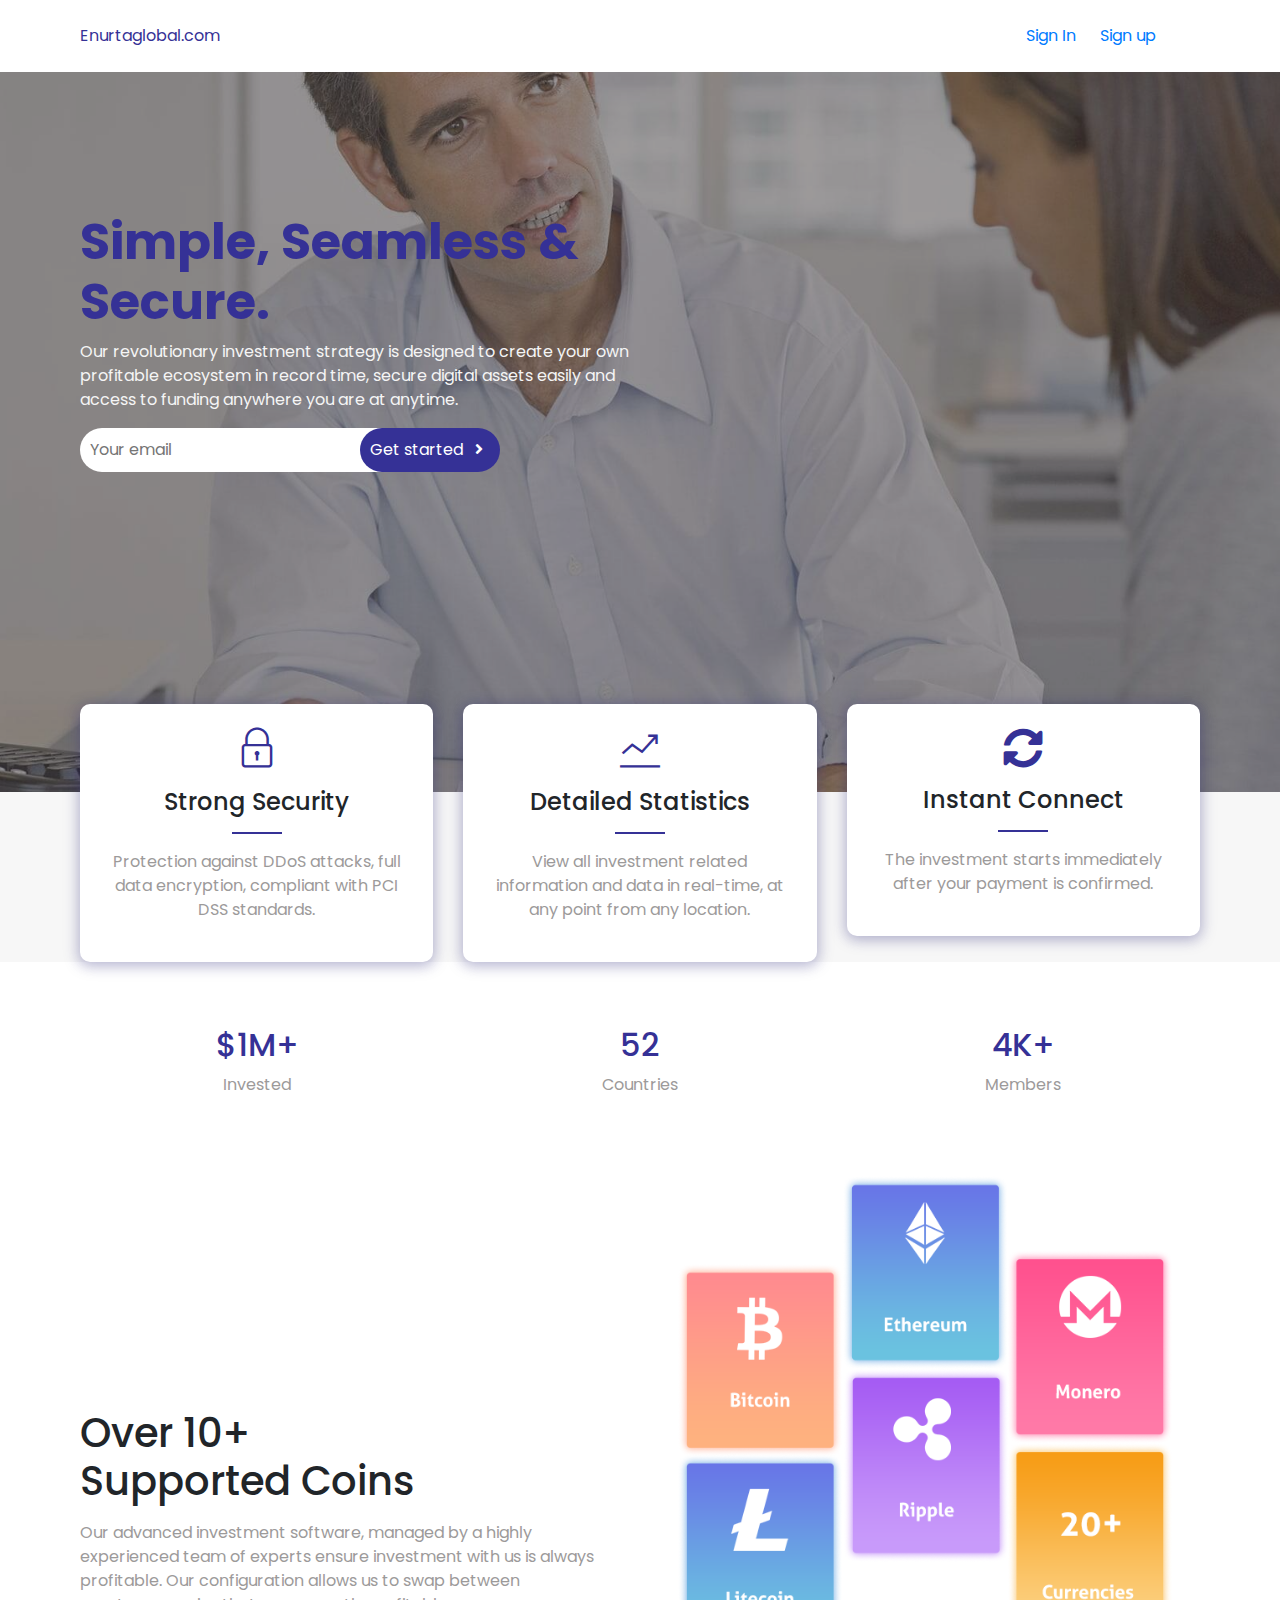
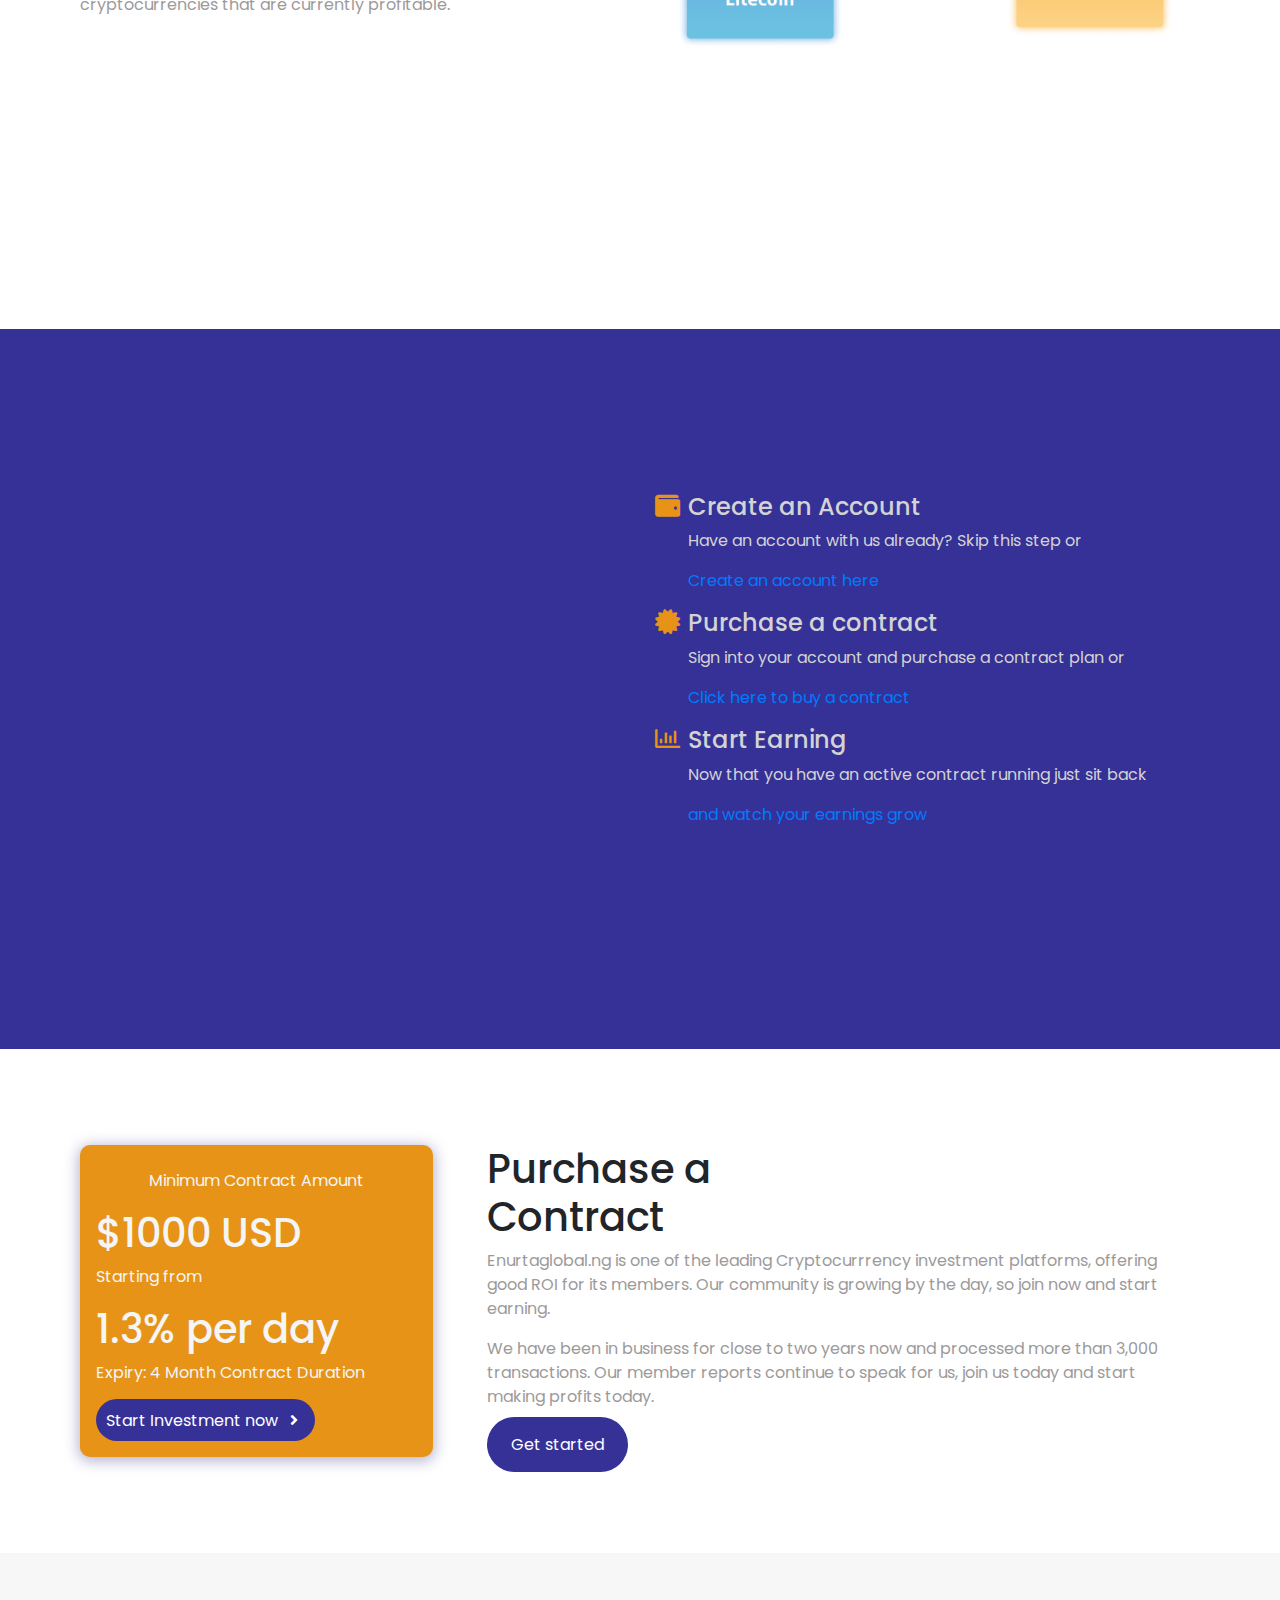
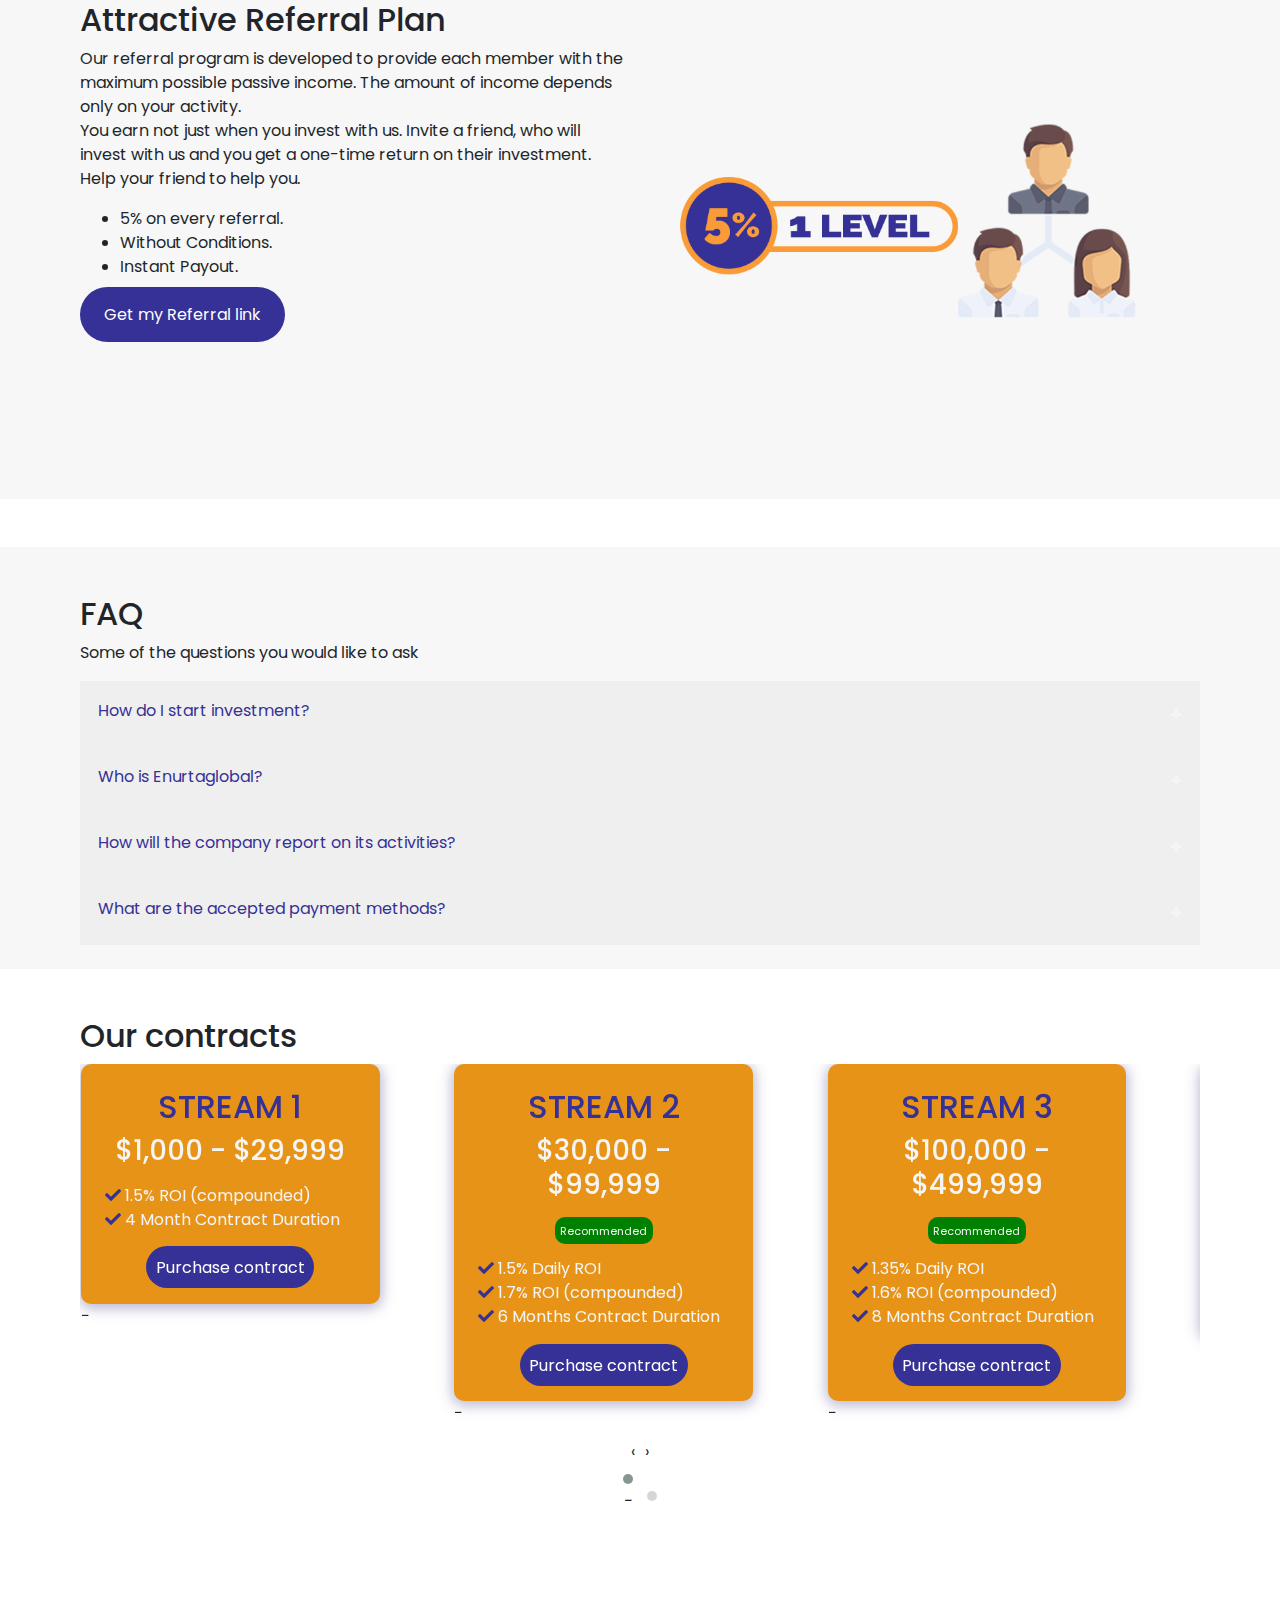
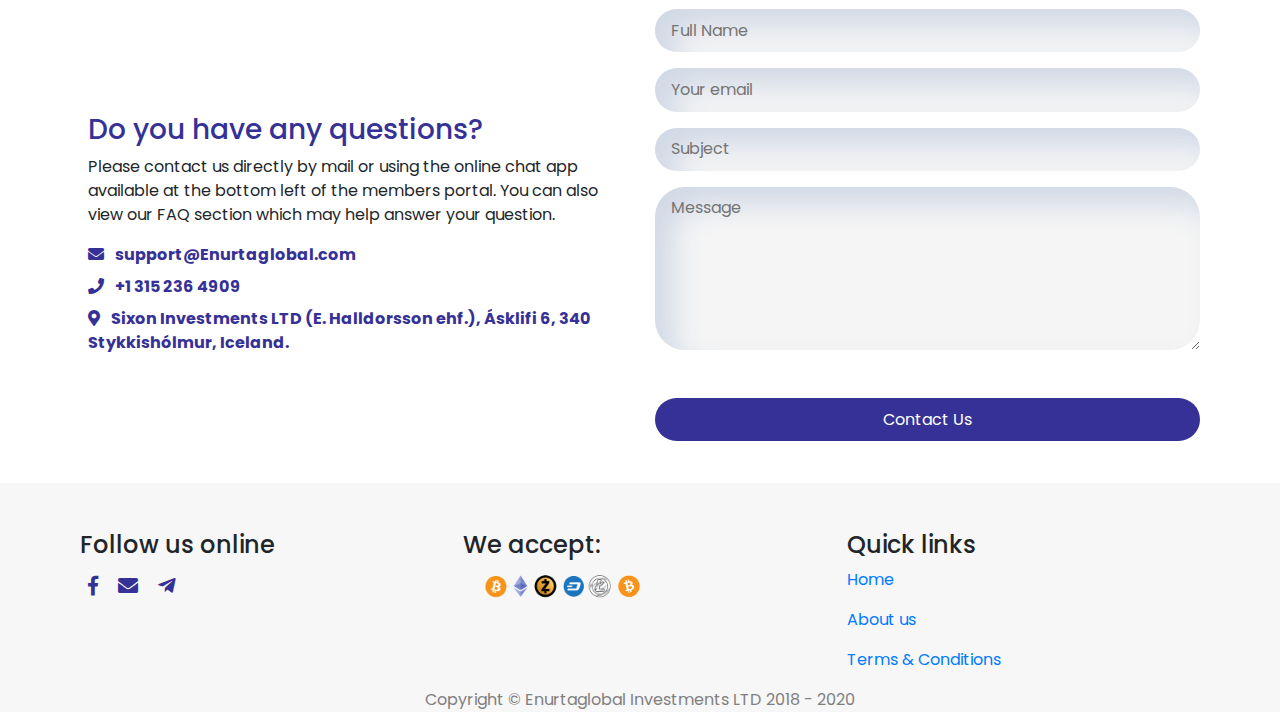
<file: index.html>
<!DOCTYPE html>
     <html lang="en">

     <head>
         <meta charset="UTF-8">
         <meta name="viewport" content="width=device-width, initial-scale=1.0">
         <link href="https://fonts.googleapis.com/css?family=Poppins&display=swap" rel="stylesheet">
         <link rel="stylesheet" href="assets/libs/bootstrap-4.3.1-dist/css/bootstrap.css">
         <link rel="stylesheet"
             href="assets/libs/OwlCarousel2-2.3.4/OwlCarousel2-2.3.4/dist/assets/owl.carousel.min.css">
         <link rel="stylesheet"
             href="assets/libs/OwlCarousel2-2.3.4/OwlCarousel2-2.3.4/dist/assets/owl.theme.default.css">
         <link rel="stylesheet" href="assets/libs/themify-icons-font/themify-icons/themify-icons.css">
         <link rel="stylesheet" href="assets/libs/fontawesome/css/all.min.css">
         <link rel="stylesheet" href="css/style.css">
         <title>Enurtaglobal - Home</title>
     </head>

     <body>
         <nav class="section_padding">
             <div class="logo">
                 <a href="#" class="blue_text">Enurtaglobal.com</a>
             </div>
             <div class="nav_link_holder">
                 <div class="nav_link mr-4">
                     <a href="login.html" target="_blank">Sign In</a>
                 </div>
                 <div class="nav_link">
                     <a href="signup.html" target="_blank">Sign up</a>
                 </div>
             </div>

             <div class="toggle-icon" id="open_btn">
                 <span class="bar"></span>
                 <span class="bar"></span>
                 <span class="bar"></span>
             </div>


         </nav>

         <section class="hero">
             <div class="mobile_nav" id="mobileNav">
                 <div class="mobile_nav_content w-100">

                     <div class="nav_inner w-100">
                         <ul>
                             <li>
                                 <a href="#">Home</a>
                             </li>
                             <li>
                                 <a href="#">About</a>
                             </li>
                             <li>
                                 <a href="signup.html">Signup</a>
                             </li>
                             <li>
                                 <a href="login.html">Login</a>
                             </li>
                         </ul>
                     </div>

                 </div>
             </div>
             <div class="section_padding">
                 <div class="hero_text_holder">
                     <div class="hero_text">
                         <h1 class="blue_text">Simple, Seamless & Secure.</h1>
                         <p>Our revolutionary investment strategy is designed to create your own profitable ecosystem in
                             record
                             time, secure digital assets easily and access to funding anywhere you are at anytime.
                         </p>

                         <div class="hero_form mt-3">
                             <form action="" method="post" class="w-100">
                                 <input type="email" placeholder="Your email" class="" required>
                                 <button type="submit" class="default_btn">Get started <i
                                         class="fas fa-angle-right ml-2 pr-2"></i> </button>
                             </form>
                         </div>
                     </div>

                 </div>
             </div>
         </section>

         <section class="why section_padding mb-3">
             <div class="row">
                 <div class="col-md-4">
                     <div class="why_card">
                         <div class="why_card_content">
                             <div class="card_icon_holder mb-3">
                                 <i class="ti-lock blue_text"></i>
                             </div>
                             <div class="section_head">
                                 <h4>Strong Security</h4>
                                 <hr>
                             </div>
                             <p class="v_align">Protection against DDoS attacks, full data encryption, compliant with
                                 PCI DSS
                                 standards.</p>
                         </div>
                     </div>
                 </div>
                 <div class="col-md-4">
                     <div class="why_card mt_alt">
                         <div class="why_card_content">
                             <div class="card_icon_holder mb-3">
                                 <i class="ti-stats-up blue_text"></i>
                             </div>
                             <div class="section_head">
                                 <h4>Detailed Statistics</h4>
                                 <hr>
                             </div>
                             <p class="v_align">View all investment related information and data in real-time, at any
                                 point
                                 from any location.</p>
                         </div>
                     </div>
                 </div>
                 <div class="col-md-4">
                     <div class="why_card mt_alt">
                         <div class="why_card_content">
                             <div class="card_icon_holder mb-3">
                                 <i class="fas fa-sync-alt blue_text"></i>
                             </div>
                             <div class="section_head">
                                 <h4>Instant Connect</h4>
                                 <hr>
                             </div>
                             <p class="v_align">The investment starts immediately after your payment is confirmed.</p>
                         </div>
                     </div>
                 </div>
             </div>
         </section>

         <section class="section_padding mt-5 mb-5 pt-3">
             <div class="row">
                 <div class="col-md-4">
                     <div class="number_holder v_align">
                         <h2 class="blue_text">$1M+</h2>
                         <p>Invested</p>
                     </div>
                 </div>
                 <div class="col-md-4">
                     <div class="number_holder v_align">
                         <h2 class="blue_text">52</h2>
                         <p>Countries</p>
                     </div>
                 </div>
                 <div class="col-md-4">
                     <div class="number_holder v_align">
                         <h2 class="blue_text">4K+</h2>
                         <p>Members</p>
                     </div>
                 </div>
             </div>
         </section>

         <section class="section_padding mt-5">
             <div class="row">
                 <div class="col-md-6">
                     <div class="currency_text_holder">
                         <div class="">
                             <h1>Over 10+ </br> Supported Coins</h1>
                             <p class="pt-2">Our advanced investment software, managed by a highly experienced team of
                                 experts ensure
                                 investment with us is always profitable. Our configuration allows us to swap between
                                 cryptocurrencies that are currently profitable.
                             </p>
                         </div>
                     </div>
                 </div>
                 <div class="col-md-6">
                     <div class="currency_img_holder">
                         <img src="assets/images/currency.png" class="w-100" alt="">
                     </div>
                 </div>
             </div>
         </section>

         <section class="how mt-5">
             <div class="section_padding">
                 <div class="row">
                     <div class="col-md-6">
                         <div class="vid_holder">
                             <iframe width="545" height="400" src="https://www.youtube.com/embed/6Gu2QMTAkEU"
                                 frameborder="0"
                                 allow="accelerometer; autoplay; encrypted-media; gyroscope; picture-in-picture"
                                 allowfullscreen>
                             </iframe>
                         </div>

                     </div>
                     <div class="col-md-6">
                         <div class="how_text_holder mt-3">
                             <div class="">
                                 <div class="how_text">
                                     <i class="fas fa-wallet pr-2"></i>
                                     <div class="">
                                         <h4>Create an Account</h4>
                                         <p>Have an account with us already? Skip this step or</p>
                                         <a href="signup.html" target="_blank">Create an account here</a>
                                     </div>

                                 </div>
                                 <div class="how_text mt-3">
                                     <i class="fas fa-certificate pr-2"></i>
                                     <div class="">
                                         <h4>Purchase a contract</h4>
                                         <p>Sign into your account and purchase a contract plan or</p>
                                         <a href="signup.html" target="_blank">Click here to buy a contract</a>
                                     </div>
                                 </div>
                                 <div class="how_text mt-3">
                                     <i class="far fa-chart-bar pr-2"></i>
                                     <div class="">
                                         <h4>Start Earning</h4>
                                         <p>Now that you have an active contract running just sit back</p>
                                         <a href="login.html" target="_blank">and watch your earnings grow</a>
                                     </div>
                                 </div>
                             </div>

                         </div>
                     </div>
                 </div>
             </div>
         </section>

         <section class="section_padding mt-5 pt-5 pb-5">
             <div class="row">
                 <div class="col-md-4">
                     <div class="contract_card_holder">
                         <div class="conract_card">
                             <p class="v_align">Minimum Contract Amount</p>
                             <h1 class="mt-2">$1000 USD</h1>
                             <p>Starting from</p>
                             <h1>1.3% per day</h1>
                             <p>Expiry: 4 Month Contract Duration</p>

                             <div class="btn_holder mt-4">
                                 <a href="#" class="default_btn">Start Investment now <i
                                         class="fas fa-angle-right ml-2 pr-2"></i>
                                 </a>
                             </div>
                         </div>
                     </div>
                 </div>
                 <div class="col-md-8">
                     <div class="contract_info_holder">
                         <div class="contract_info">
                             <h1>Purchase a</br>
                                 Contract
                             </h1>
                             <p class="mt-2">Enurtaglobal.ng is one of the leading Cryptocurrrency investment platforms,
                                 offering good ROI for its members. Our community is growing by the day, so join now and
                                 start earning.
                             </p>
                             <p class="mt-2">We have been in business for close to two years now and processed more than
                                 3,000 transactions. Our member reports continue to speak for us, join us today and
                                 start
                                 making profits today.
                             </p>

                             <div class="btn_holder mt-4">
                                 <a href="signup.html" target="_blank" class="default_btn_alt">Get started</a>

                             </div>

                         </div>
                     </div>
                 </div>
             </div>
         </section>

         <section class="referral_plan mt-5 mb-5 pt-5 pb-5">
             <div class="section_padding">
                 <div class="row">
                     <div class="col-md-6">
                         <div class="ref_text_holder">
                             <h2>Attractive
                                 Referral Plan
                             </h2>
                             <p class="mt-2">
                                 Our referral program is developed to provide each member with the maximum possible
                                 passive income. The amount of income depends only on your activity.<br>
                                 You earn not just when you invest with us. Invite a friend, who will invest with us and
                                 you get a one-time return on their investment. Help your friend to help you.
                             </p>
                             <ul>
                                 <li>5% on every referral.</li>
                                 <li>Without Conditions.</li>
                                 <li>Instant Payout.</li>
                             </ul>

                             <div class="btn_holder mt-4">
                                 <a href="signup.html" target="_blank" class="default_btn_alt">Get my Referral link</a>
                             </div>
                         </div>
                     </div>
                     <div class="col-md-6">
                         <div class="ref_img_holder">
                             <img src="assets/images/ref_plan.png" class="w-100" alt="">
                         </div>
                     </div>

                 </div>
             </div>
         </section>

         <section class="pt-5 pb-4 mt-5 faq">
             <div class="section_padding">
                 <h2>FAQ</h2>
                 <p>Some of the questions you would like to ask</p>
                 <div class="faq_holder mt-3">
                     <div class="faq_content">
                         <div class="questions">
                             <button class="accordion">How do I start investment?</button>
                             <div class="faq_answer">
                                 <p>Our smart system is setup for members to create investement streams. With little or
                                     no knowledge on how to use the system, your investment is added to your dashboard
                                     upon payment pending payment verification.
                                     A "How To" page has also been created on how to carry out different functions on
                                     your dashbaord.
                                 </p>
                             </div>

                             <button class="accordion">Who is Enurtaglobal?</button>
                             <div class="faq_answer">
                                 <p>Enurtaglobal is one of the world's leading Cryptocurrrency investment
                                     platforms, offering good ROI to its members.
                                     All members' contract amount are used to purchase both private and public assets;
                                     one of such is private and commercial real estate of which profits are gotten from
                                     rentals, lease and sales of private and commercial properties owned by
                                     Enurtaglobal.

                                 </p>
                             </div>

                             <button class="accordion">How will the company report on its activities?</button>
                             <div class="faq_answer">
                                 <p>Located in the backoffice of a member is a special section dedicated to providing
                                     information about the activities of the company, which will include all the
                                     necessary financial statements.</p>
                             </div>

                             <button class="accordion">What are the accepted payment methods?</button>
                             <div class="faq_answer">
                                 <p>Accepted methods of payments are: Bitcoin, Ethereum and Bitcoin Cash. Others are
                                     based on current viability and can be added at moments notice.</p>
                             </div>

                         </div>

                     </div>
                 </div>
         </section>

         <section class="section_padding mt-5">
             <h2>Our contracts</h2>
             <div class="owl-carousel owl-theme owl-loaded">
                 <div class="owl-stage-outer">
                     <div class="owl-stage">
                         <div class="owl-item">
                             <div class="contract_card">
                                 <div class="contract_card_inner">
                                     <h2 class="v_align blue_text">STREAM 1</h2>
                                     <h3 class="v_align">$1,000 - $29,999</h3>
                                     

                                     <div class="mt-3">
                                         <div class="benefit_item">
                                             <i class="fas fa-check blue_text"></i>
                                             <span>1.5% ROI (compounded)</span>
                                         </div>
                                        
                                         <div class="benefit_item">
                                             <i class="fas fa-check blue_text"></i>
                                             <span>4 Month Contract Duration</span>
                                         </div>
                                     </div>
                                     <div class="btn_holder mt-4 v_align">
                                         <a href="signup.html" target="_blank" class="default_btn w-100">Purchase contract</a>
                                     </div>
                                 </div>
                             </div>
                         </div>
                         <div class="owl-item">
                             <div class="contract_card">
                                 <div class="contract_card_inner">
                                     <h2 class="v_align blue_text">STREAM 2</h2>
                                     <h3 class="v_align pb-2">$30,000 - $99,999</h3>
                                    
                                     <div class="v_align">
                                         <span class="rec mt-4">Recommended</span>
                                     </div>

                                     <div class="mt-3">
                                         <div class="benefit_item">
                                             <i class="fas fa-check blue_text"></i>
                                             <span>1.5% Daily ROI</span>
                                         </div>
                                         <div class="benefit_item">
                                             <i class="fas fa-check blue_text"></i>
                                             <span>1.7% ROI (compounded)</span>
                                         </div>
                                         <div class="benefit_item">
                                             <i class="fas fa-check blue_text"></i>
                                             <span>6 Months Contract Duration</span>
                                         </div>
                                     </div>
                                     <div class="btn_holder mt-4 v_align">
                                         <a href="signup.html" target="_blank" class="default_btn w-100">Purchase contract</a>
                                     </div>
                                 </div>
                             </div>
                         </div>
                         <div class="owl-item">
                             <div class="contract_card">
                                 <div class="contract_card_inner">
                                     <h2 class="v_align blue_text">STREAM 3</h2>
                                     <h3 class="v_align pb-2">$100,000 - $499,999</h3>
                                    
                                     <div class="v_align">
                                         <span class="rec mt-4">Recommended</span>
                                     </div>

                                     <div class="mt-3">
                                         <div class="benefit_item">
                                             <i class="fas fa-check blue_text"></i>
                                             <span>1.35% Daily ROI</span>
                                         </div>
                                         <div class="benefit_item">
                                             <i class="fas fa-check blue_text"></i>
                                             <span>1.6% ROI (compounded)</span>
                                         </div>
                                         <div class="benefit_item">
                                             <i class="fas fa-check blue_text"></i>
                                             <span>8 Months Contract Duration</span>
                                         </div>
                                     </div>
                                     <div class="btn_holder mt-4 v_align">
                                         <a href="signup.html" target="_blank" class="default_btn w-100">Purchase contract</a>
                                     </div>
                                 </div>
                             </div>
                         </div>
                         <div class="owl-item">
                             <div class="contract_card">
                                 <div class="contract_card_inner">
                                     <h2 class="v_align blue_text">STREAM 4</h2>
                                     <h3 class="v_align">$500,000 - $2,000,000</h3>
                                    

                                     <div class="mt-3">
                                         <div class="benefit_item">
                                             <i class="fas fa-check blue_text"></i>
                                             <span>1% Daily ROI</span>
                                         </div>
                                    
                                         <div class="benefit_item">
                                             <i class="fas fa-check blue_text"></i>
                                             <span>Lifetime Contract</span>
                                         </div>
                                     </div>
                                     <div class="btn_holder mt-4 v_align">
                                         <a href="signup.html" target="_blank" class="default_btn w-100">Purchase contract</a>
                                     </div>
                                 </div>
                             </div>
                         </div>
                     </div>
                 </div>

             </div>
         </section>

         <section class="section_padding mt-5 pt-5 pb-4">
             <div class="row">
                 <div class="col-md-6">
                     <div class="contact_text_holder">
                         <div class="w-100">
                             <h3 class="blue_text">Do you have any questions?</h3>
                             <p>
                                 Please contact us directly by mail or using the online chat app available at the bottom
                                 left
                                 of the members portal. You can also view our FAQ section which may help answer your
                                 question.
                             </p>
                             <div class="contact_info_holder">
                                 <div class="contact_info blue_text mt-2">
                                     <i class="fas fa-envelope pr-2"></i>
                                     <span>support@Enurtaglobal.com</span>
                                 </div>
                                 <div class="contact_info blue_text mt-2">
                                     <i class="fas fa-phone pr-2"></i>
                                     <span> +1 315 236 4909</span>
                                 </div>
                                 <div class="contact_info blue_text mt-2">
                                     <i class="fas fa-map-marker-alt pr-2"></i>
                                     <span>Sixon Investments LTD (E. Halldorsson ehf.), Ásklifi 6, 340 Stykkishólmur,
                                         Iceland.</span>
                                 </div>
                             </div>
                         </div>
                     </div>
                 </div>
                 <div class="col-md-6">
                     <div class="contact_form_holder">
                         <form action="" method="post">
                             <form action="" method="post">
                                 <div class="input_holder">
                                     <input type="text" placeholder="Full Name" required>
                                 </div>
                                 <div class="input_holder mt-3">
                                     <input type="email" placeholder="Your email" required>
                                 </div>
                                 <div class="input_holder mt-3">
                                     <input type="text" placeholder="Subject" required>
                                 </div>
                                 <div class="input_holder mt-3">
                                     <textarea name="" id="" cols="100" rows="6" placeholder="Message"
                                         required></textarea>
                                 </div>


                                 <div class="btn_holder mt-5">
                                     <button type="submit" class="default_btn w-100">Contact Us</button>
                                 </div>
                             </form>
                         </form>
                     </div>
                 </div>
             </div>
         </section>

         <footer class="pt-5">
             <div class="section_padding">
                 <div class="row">
                     <div class="col-md-4">
                         <div class="footer_socials_holder">
                             <h4>Follow us online</h4>
                             <div class="social_icons mt-3">
                                 <a href="#">
                                     <i class="fab fa-facebook-f blue_text"></i>
                                 </a>

                                 <a href="#">
                                     <i class="fas fa-envelope blue_text"></i>
                                 </a>

                                 <a href="#">
                                     <i class="fab fa-telegram-plane blue_text"></i>
                                 </a>
                             </div>
                         </div>
                     </div>
                     <div class="col-md-4">
                         <div class="accepted pb-4">
                             <h4>We accept:</h4>
                             <div class="accepted_img_holder">
                                 <img src="assets/images/accepted.png" class="w-100" alt="">
                             </div>

                         </div>

                     </div>
                     <div class="col-md-4">
                         <h4>Quick links</h4>
                         <a href="#">
                             <p>Home</p>
                         </a>
                         <a href="#">
                             <p>About us</p>
                         </a>
                         <a href="#">
                             <p>Terms & Conditions</p>
                         </a>
                     </div>
                 </div>
                 <p class="v_align copy">Copyright © Enurtaglobal Investments LTD 2018 - 2020</p>
             </div>
         </footer>
     </body>
     <script src="assets/libs/jquery/jquery.min.js"></script>
     <script src="assets/libs/OwlCarousel2-2.3.4/OwlCarousel2-2.3.4/dist/owl.carousel.min.js"></script>
     <script src="js/app.js"></script>

     </html>
</file>
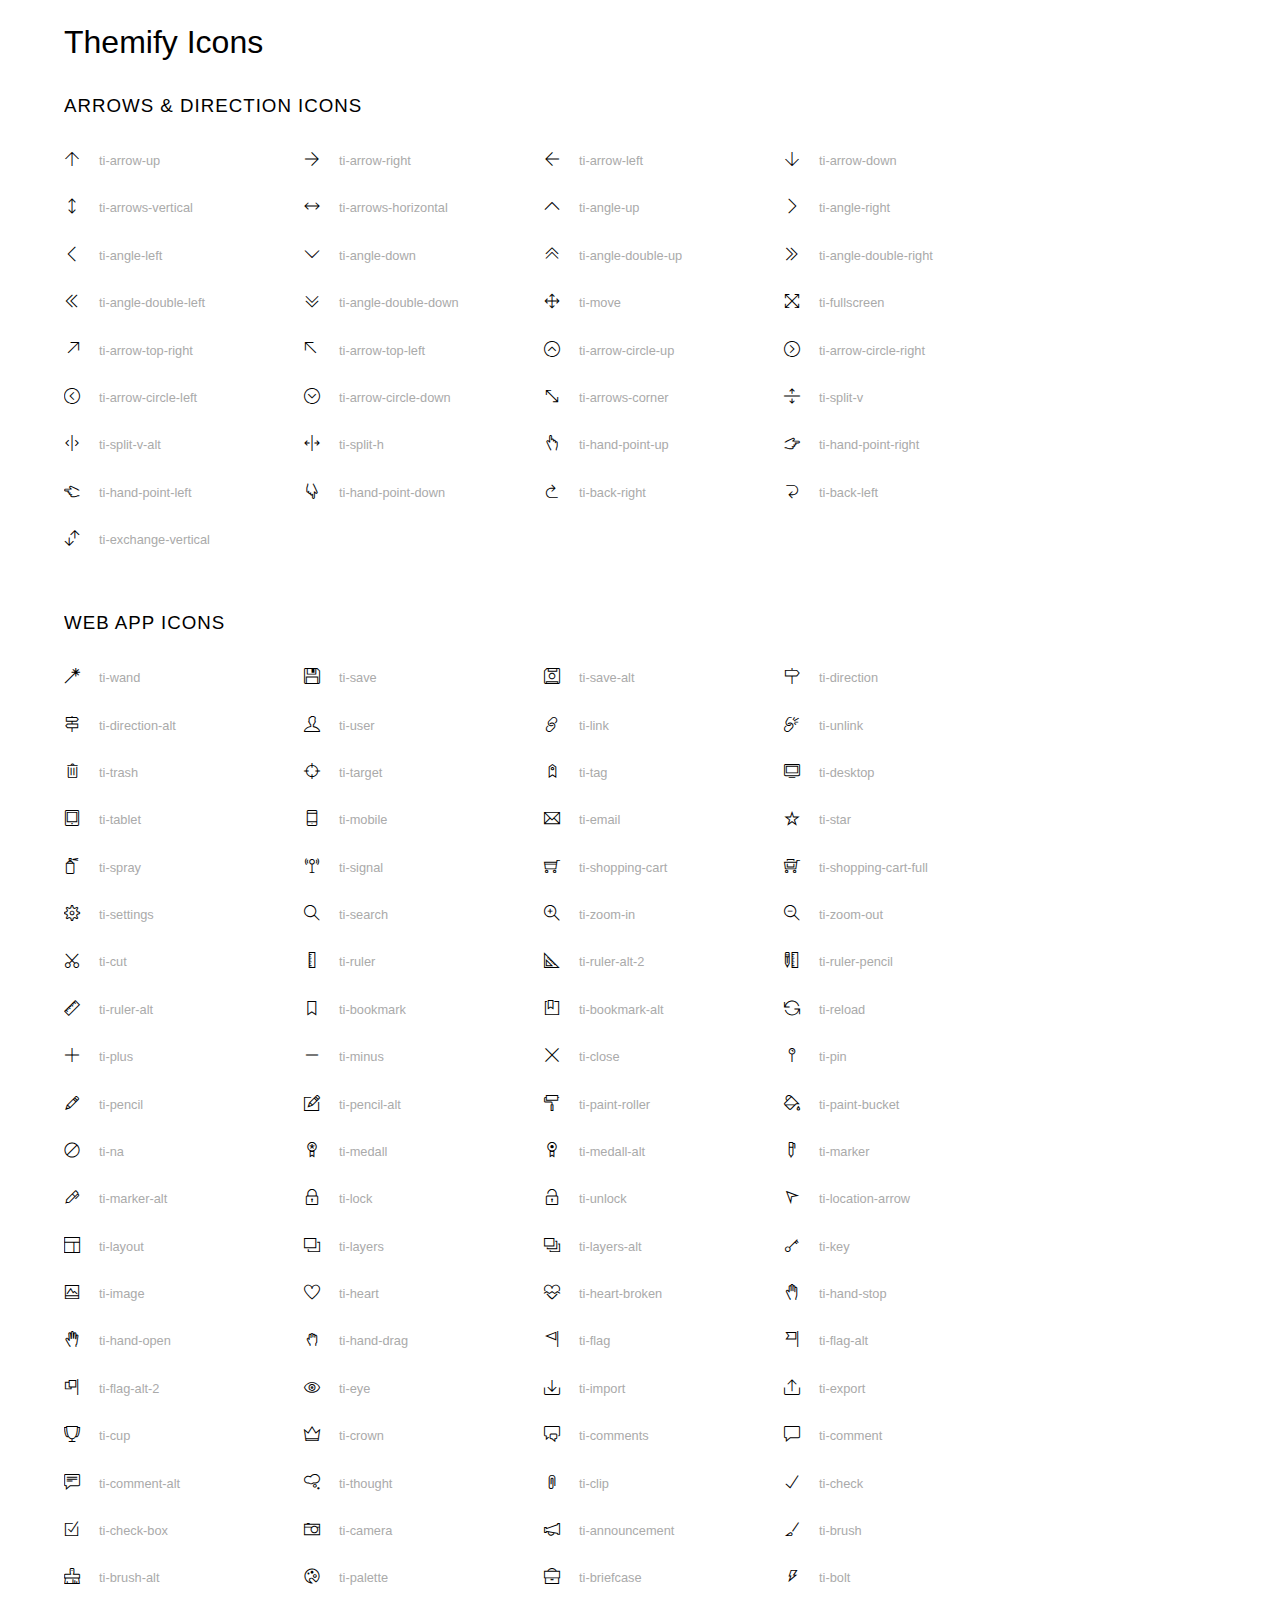
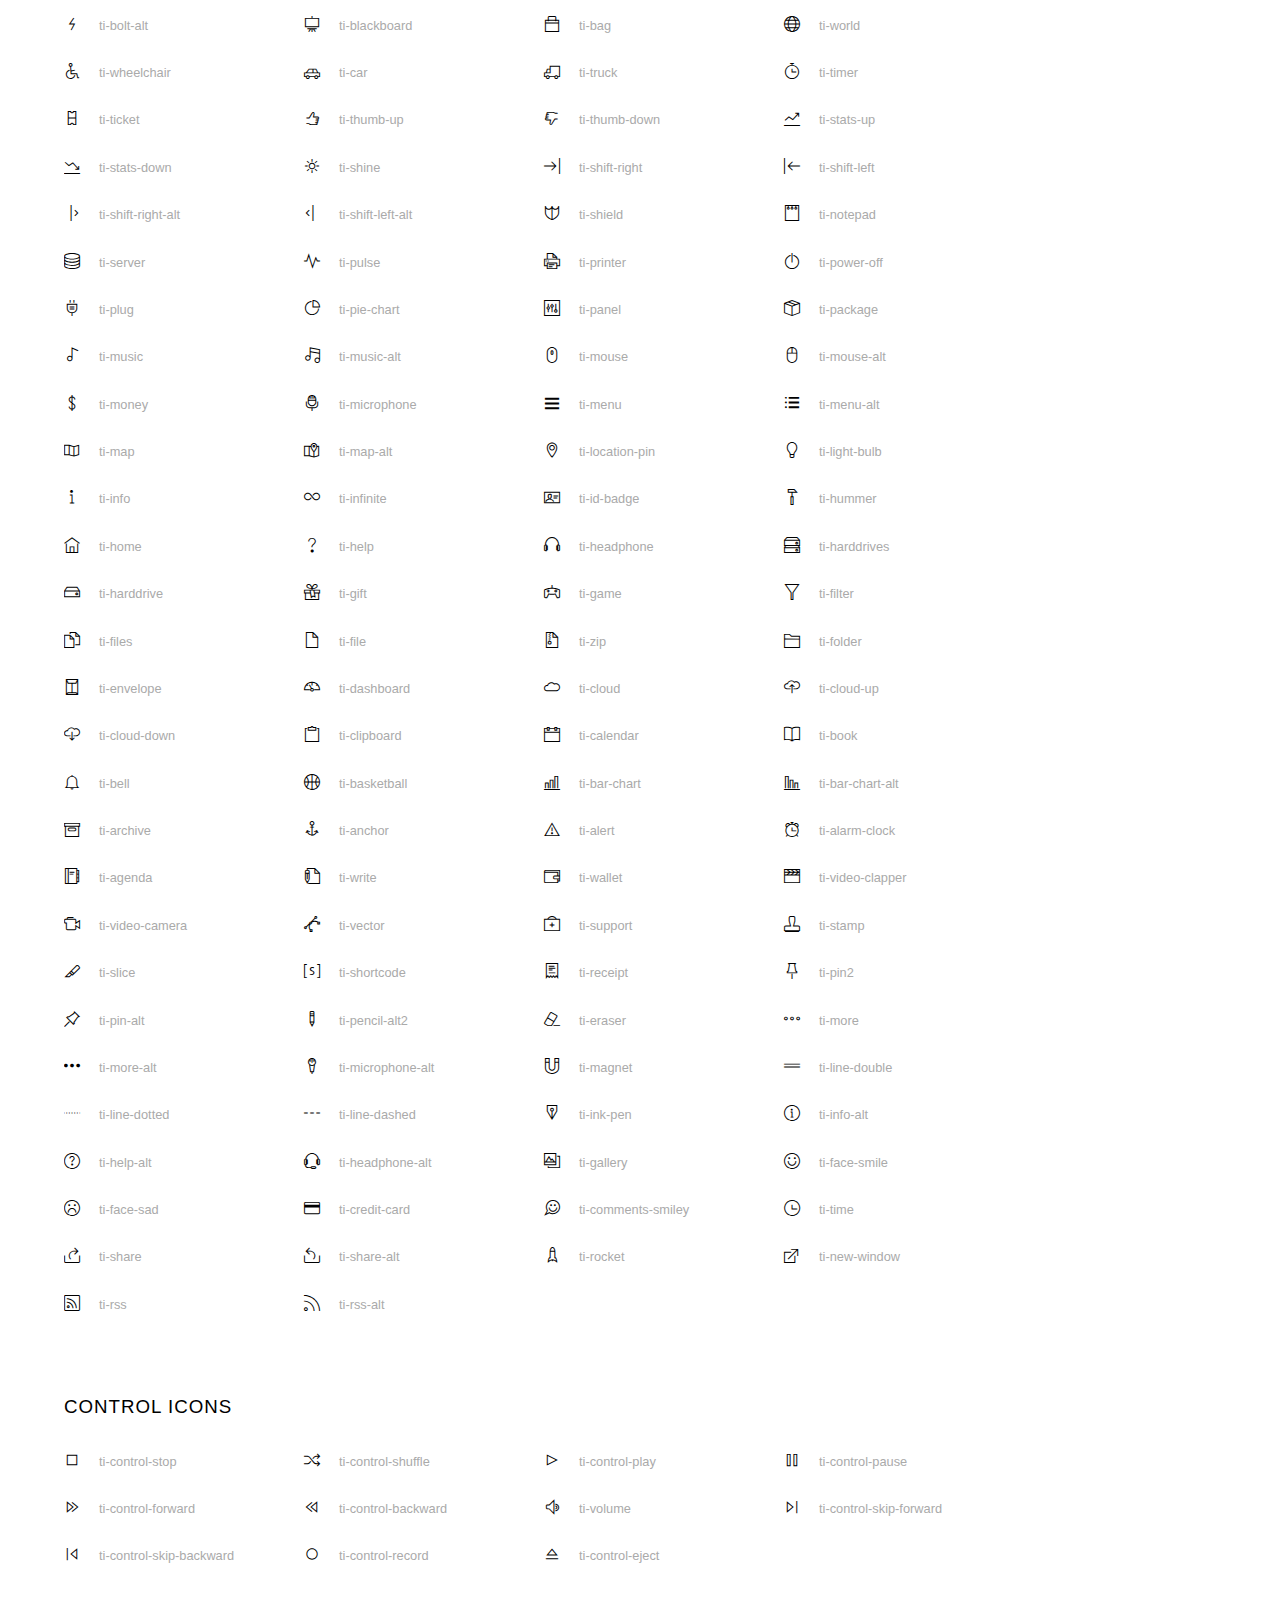
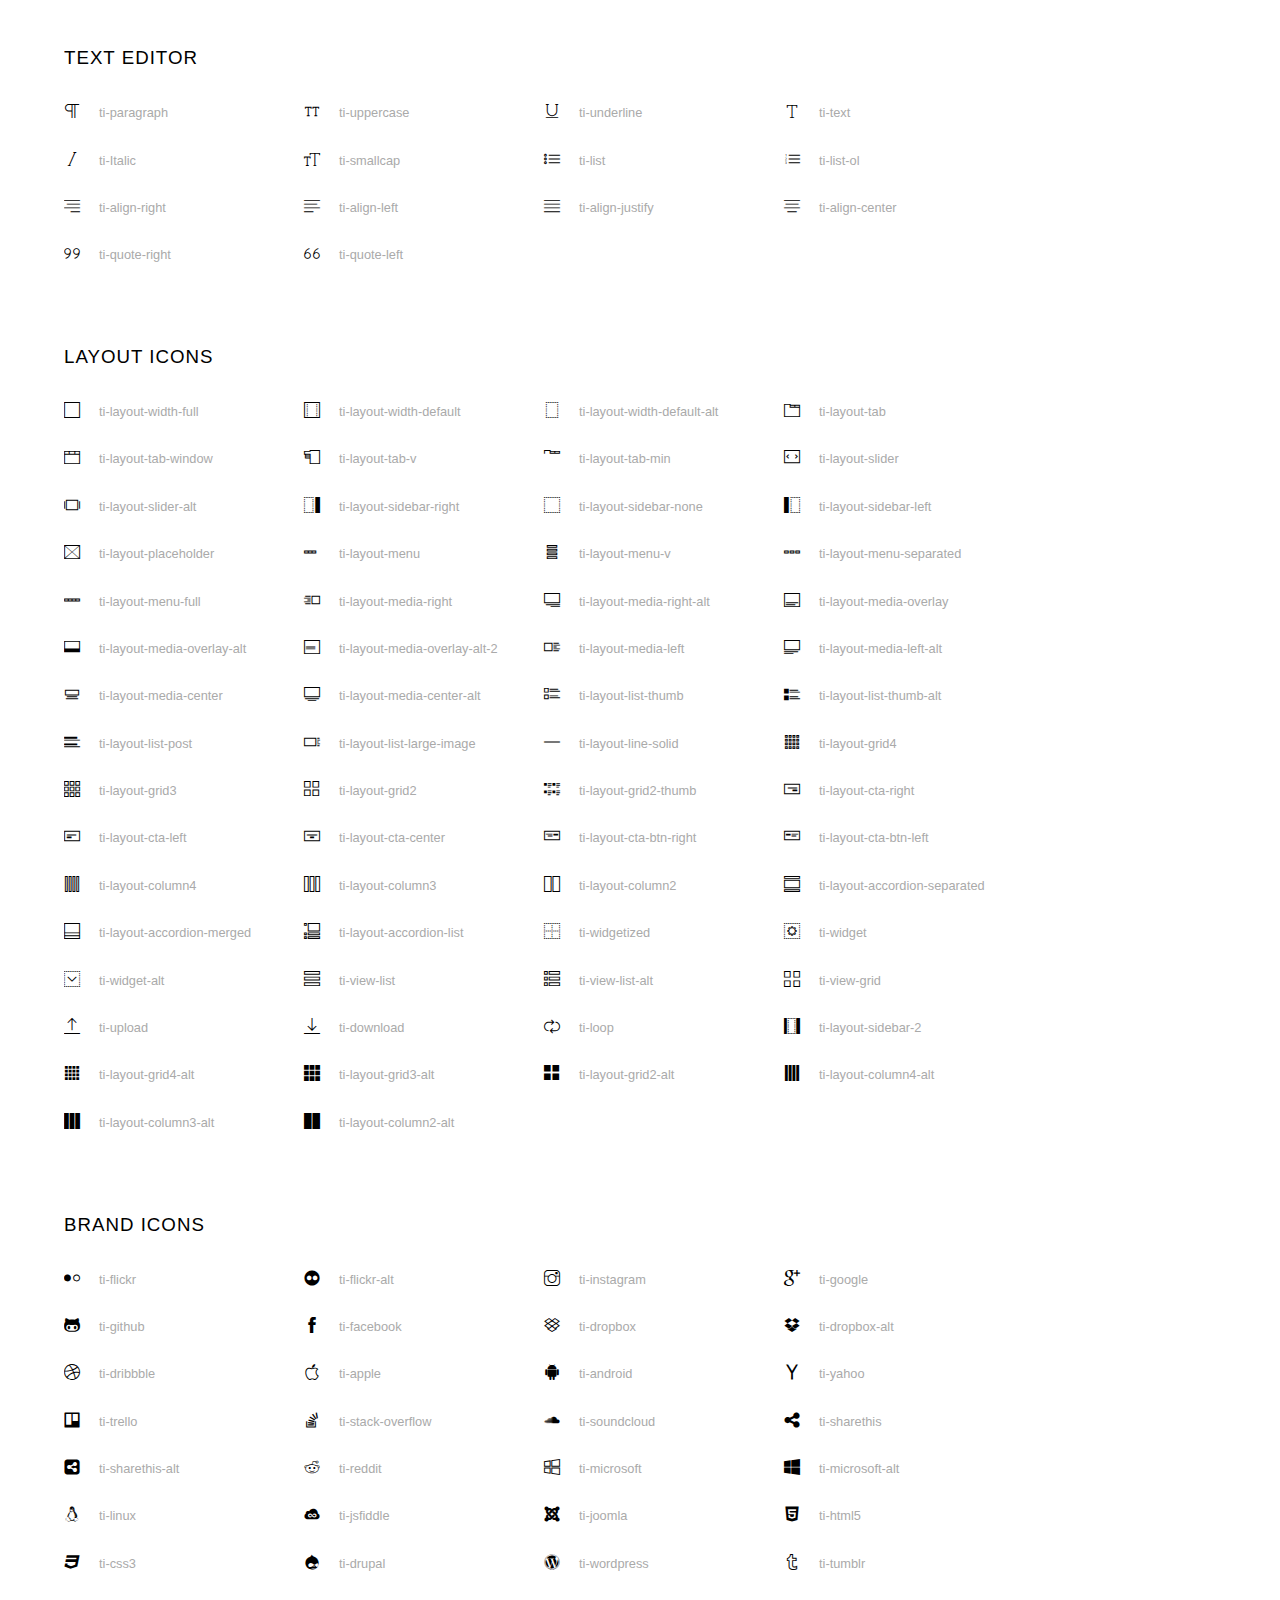
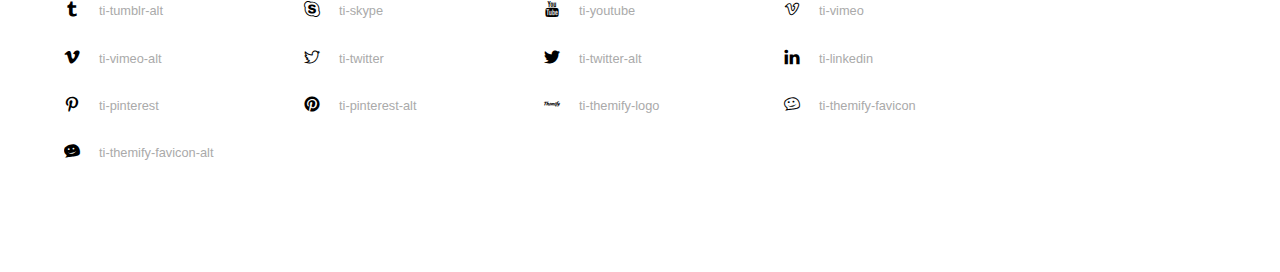
<file: assets/libs/themify-icons-font/themify-icons/index.html>
<!doctype html>
<html>
<head>
	<meta charset="utf-8">
	<title>Themify Icon Font</title>
	<meta name="viewport" content="width=device-width">
	<link rel="stylesheet" href="demo-files/demo.css">
	<link rel="stylesheet" href="themify-icons.css">
	<!--[if lt IE 8]><!-->
	<link rel="stylesheet" href="ie7/ie7.css">
	<!--<![endif]-->
</head>
<body>
	<h1>Themify Icons</h1>

	<div class="icon-section">

		<div class="icon-section">
			<h3>Arrows &amp; Direction Icons </h3>

			<div class="icon-container">
				<span class="ti-arrow-up"></span><span class="icon-name"> ti-arrow-up</span>
			</div>
			<div class="icon-container">
				<span class="ti-arrow-right"></span><span class="icon-name"> ti-arrow-right</span>
			</div>
			<div class="icon-container">
				<span class="ti-arrow-left"></span><span class="icon-name"> ti-arrow-left</span>
			</div>
			<div class="icon-container">
				<span class="ti-arrow-down"></span><span class="icon-name"> ti-arrow-down</span>
			</div>
			<div class="icon-container">
				<span class="ti-arrows-vertical"></span><span class="icon-name"> ti-arrows-vertical</span>
			</div>
			<div class="icon-container">
				<span class="ti-arrows-horizontal"></span><span class="icon-name"> ti-arrows-horizontal</span>
			</div>
			<div class="icon-container">
				<span class="ti-angle-up"></span><span class="icon-name"> ti-angle-up</span>
			</div>
			<div class="icon-container">
				<span class="ti-angle-right"></span><span class="icon-name"> ti-angle-right</span>
			</div>
			<div class="icon-container">
				<span class="ti-angle-left"></span><span class="icon-name"> ti-angle-left</span>
			</div>
			<div class="icon-container">
				<span class="ti-angle-down"></span><span class="icon-name"> ti-angle-down</span>
			</div>	
			<div class="icon-container">
				<span class="ti-angle-double-up"></span><span class="icon-name"> ti-angle-double-up</span>
			</div>
			<div class="icon-container">
				<span class="ti-angle-double-right"></span><span class="icon-name"> ti-angle-double-right</span>
			</div>
			<div class="icon-container">
				<span class="ti-angle-double-left"></span><span class="icon-name"> ti-angle-double-left</span>
			</div>
			<div class="icon-container">
				<span class="ti-angle-double-down"></span><span class="icon-name"> ti-angle-double-down</span>
			</div>					
			<div class="icon-container">
				<span class="ti-move"></span><span class="icon-name"> ti-move</span>
			</div>
			<div class="icon-container">
				<span class="ti-fullscreen"></span><span class="icon-name"> ti-fullscreen</span>
			</div>
			<div class="icon-container">
				<span class="ti-arrow-top-right"></span><span class="icon-name"> ti-arrow-top-right</span>
			</div>
			<div class="icon-container">
				<span class="ti-arrow-top-left"></span><span class="icon-name"> ti-arrow-top-left</span>
			</div>
			<div class="icon-container">
				<span class="ti-arrow-circle-up"></span><span class="icon-name"> ti-arrow-circle-up</span>
			</div>
			<div class="icon-container">
				<span class="ti-arrow-circle-right"></span><span class="icon-name"> ti-arrow-circle-right</span>
			</div>
			<div class="icon-container">
				<span class="ti-arrow-circle-left"></span><span class="icon-name"> ti-arrow-circle-left</span>
			</div>
			<div class="icon-container">
				<span class="ti-arrow-circle-down"></span><span class="icon-name"> ti-arrow-circle-down</span>
			</div>
			<div class="icon-container">
				<span class="ti-arrows-corner"></span><span class="icon-name"> ti-arrows-corner</span>
			</div>
			<div class="icon-container">
				<span class="ti-split-v"></span><span class="icon-name"> ti-split-v</span>
			</div>

			<div class="icon-container">
				<span class="ti-split-v-alt"></span><span class="icon-name"> ti-split-v-alt</span>
			</div>
			<div class="icon-container">
				<span class="ti-split-h"></span><span class="icon-name"> ti-split-h</span>
			</div>
			<div class="icon-container">
				<span class="ti-hand-point-up"></span><span class="icon-name"> ti-hand-point-up</span>
			</div>
			<div class="icon-container">
				<span class="ti-hand-point-right"></span><span class="icon-name"> ti-hand-point-right</span>
			</div>
			<div class="icon-container">
				<span class="ti-hand-point-left"></span><span class="icon-name"> ti-hand-point-left</span>
			</div>
			<div class="icon-container">
				<span class="ti-hand-point-down"></span><span class="icon-name"> ti-hand-point-down</span>
			</div>
			<div class="icon-container">
				<span class="ti-back-right"></span><span class="icon-name"> ti-back-right</span>
			</div>
			<div class="icon-container">
				<span class="ti-back-left"></span><span class="icon-name"> ti-back-left</span>
			</div>
			<div class="icon-container">
				<span class="ti-exchange-vertical"></span><span class="icon-name"> ti-exchange-vertical</span>
			</div>

		</div> <!-- Arrows Icons -->



		<h3>Web App Icons</h3>
		
		<div class="icon-section">

			<div class="icon-container">
				<span class="ti-wand"></span><span class="icon-name"> ti-wand</span>
			</div>
			<div class="icon-container">
				<span class="ti-save"></span><span class="icon-name"> ti-save</span>
			</div>
			<div class="icon-container">
				<span class="ti-save-alt"></span><span class="icon-name"> ti-save-alt</span>
			</div>

			<div class="icon-container">
				<span class="ti-direction"></span><span class="icon-name"> ti-direction</span>
			</div>
			<div class="icon-container">
				<span class="ti-direction-alt"></span><span class="icon-name"> ti-direction-alt</span>
			</div>
			<div class="icon-container">
				<span class="ti-user"></span><span class="icon-name"> ti-user</span>
			</div>
			<div class="icon-container">
				<span class="ti-link"></span><span class="icon-name"> ti-link</span>
			</div>
			<div class="icon-container">
				<span class="ti-unlink"></span><span class="icon-name"> ti-unlink</span>
			</div>
			<div class="icon-container">
				<span class="ti-trash"></span><span class="icon-name"> ti-trash</span>
			</div>
			<div class="icon-container">
				<span class="ti-target"></span><span class="icon-name"> ti-target</span>
			</div>
			<div class="icon-container">
				<span class="ti-tag"></span><span class="icon-name"> ti-tag</span>
			</div>
			<div class="icon-container">
				<span class="ti-desktop"></span><span class="icon-name"> ti-desktop</span>
			</div>
			<div class="icon-container">
				<span class="ti-tablet"></span><span class="icon-name"> ti-tablet</span>
			</div>
			<div class="icon-container">
				<span class="ti-mobile"></span><span class="icon-name"> ti-mobile</span>
			</div>
			<div class="icon-container">
				<span class="ti-email"></span><span class="icon-name"> ti-email</span>
			</div>	
			<div class="icon-container">
				<span class="ti-star"></span><span class="icon-name"> ti-star</span>
			</div>
			<div class="icon-container">
				<span class="ti-spray"></span><span class="icon-name"> ti-spray</span>
			</div>
			<div class="icon-container">
				<span class="ti-signal"></span><span class="icon-name"> ti-signal</span>
			</div>
			<div class="icon-container">
				<span class="ti-shopping-cart"></span><span class="icon-name"> ti-shopping-cart</span>
			</div>
			<div class="icon-container">
				<span class="ti-shopping-cart-full"></span><span class="icon-name"> ti-shopping-cart-full</span>
			</div>
			<div class="icon-container">
				<span class="ti-settings"></span><span class="icon-name"> ti-settings</span>
			</div>
			<div class="icon-container">
				<span class="ti-search"></span><span class="icon-name"> ti-search</span>
			</div>
			<div class="icon-container">
				<span class="ti-zoom-in"></span><span class="icon-name"> ti-zoom-in</span>
			</div>
			<div class="icon-container">
				<span class="ti-zoom-out"></span><span class="icon-name"> ti-zoom-out</span>
			</div>
			<div class="icon-container">
				<span class="ti-cut"></span><span class="icon-name"> ti-cut</span>
			</div>
			<div class="icon-container">
				<span class="ti-ruler"></span><span class="icon-name"> ti-ruler</span>
			</div>
			<div class="icon-container">
				<span class="ti-ruler-alt-2"></span><span class="icon-name"> ti-ruler-alt-2</span>
			</div>			
			<div class="icon-container">
				<span class="ti-ruler-pencil"></span><span class="icon-name"> ti-ruler-pencil</span>
			</div>
			<div class="icon-container">
				<span class="ti-ruler-alt"></span><span class="icon-name"> ti-ruler-alt</span>
			</div>
			<div class="icon-container">
				<span class="ti-bookmark"></span><span class="icon-name"> ti-bookmark</span>
			</div>
			<div class="icon-container">
				<span class="ti-bookmark-alt"></span><span class="icon-name"> ti-bookmark-alt</span>
			</div>
			<div class="icon-container">
				<span class="ti-reload"></span><span class="icon-name"> ti-reload</span>
			</div>
			<div class="icon-container">
				<span class="ti-plus"></span><span class="icon-name"> ti-plus</span>
			</div>
			<div class="icon-container">
				<span class="ti-minus"></span><span class="icon-name"> ti-minus</span>
			</div>
			<div class="icon-container">
				<span class="ti-close"></span><span class="icon-name"> ti-close</span>
			</div>			
			<div class="icon-container">
				<span class="ti-pin"></span><span class="icon-name"> ti-pin</span>
			</div>
			<div class="icon-container">
				<span class="ti-pencil"></span><span class="icon-name"> ti-pencil</span>
			</div>
					
		  	<div class="icon-container">
				<span class="ti-pencil-alt"></span><span class="icon-name"> ti-pencil-alt</span>
			</div>
			<div class="icon-container">
				<span class="ti-paint-roller"></span><span class="icon-name"> ti-paint-roller</span>
			</div>
			<div class="icon-container">
				<span class="ti-paint-bucket"></span><span class="icon-name"> ti-paint-bucket</span>
			</div>
			<div class="icon-container">
				<span class="ti-na"></span><span class="icon-name"> ti-na</span>
			</div>
			<div class="icon-container">
				<span class="ti-medall"></span><span class="icon-name"> ti-medall</span>
			</div>
			<div class="icon-container">
				<span class="ti-medall-alt"></span><span class="icon-name"> ti-medall-alt</span>
			</div>
			<div class="icon-container">
				<span class="ti-marker"></span><span class="icon-name"> ti-marker</span>
			</div>
			<div class="icon-container">
				<span class="ti-marker-alt"></span><span class="icon-name"> ti-marker-alt</span>
			</div>

			<div class="icon-container">
				<span class="ti-lock"></span><span class="icon-name"> ti-lock</span>
			</div>
			<div class="icon-container">
				<span class="ti-unlock"></span><span class="icon-name"> ti-unlock</span>
			</div>
			<div class="icon-container">
				<span class="ti-location-arrow"></span><span class="icon-name"> ti-location-arrow</span>
			</div>
			<div class="icon-container">
				<span class="ti-layout"></span><span class="icon-name"> ti-layout</span>
			</div>
			<div class="icon-container">
				<span class="ti-layers"></span><span class="icon-name"> ti-layers</span>
			</div>
			<div class="icon-container">
				<span class="ti-layers-alt"></span><span class="icon-name"> ti-layers-alt</span>
			</div>
			<div class="icon-container">
				<span class="ti-key"></span><span class="icon-name"> ti-key</span>
			</div>
			<div class="icon-container">
				<span class="ti-image"></span><span class="icon-name"> ti-image</span>
			</div>
			<div class="icon-container">
				<span class="ti-heart"></span><span class="icon-name"> ti-heart</span>
			</div>
			<div class="icon-container">
				<span class="ti-heart-broken"></span><span class="icon-name"> ti-heart-broken</span>
			</div>
			<div class="icon-container">
				<span class="ti-hand-stop"></span><span class="icon-name"> ti-hand-stop</span>
			</div>
			<div class="icon-container">
				<span class="ti-hand-open"></span><span class="icon-name"> ti-hand-open</span>
			</div>
			<div class="icon-container">
				<span class="ti-hand-drag"></span><span class="icon-name"> ti-hand-drag</span>
			</div>
			<div class="icon-container">
				<span class="ti-flag"></span><span class="icon-name"> ti-flag</span>
			</div>
			<div class="icon-container">
				<span class="ti-flag-alt"></span><span class="icon-name"> ti-flag-alt</span>
			</div>
			<div class="icon-container">
				<span class="ti-flag-alt-2"></span><span class="icon-name"> ti-flag-alt-2</span>
			</div>
			<div class="icon-container">
				<span class="ti-eye"></span><span class="icon-name"> ti-eye</span>
			</div>
			<div class="icon-container">
				<span class="ti-import"></span><span class="icon-name"> ti-import</span>
			</div>			
			<div class="icon-container">
				<span class="ti-export"></span><span class="icon-name"> ti-export</span>
			</div>
			<div class="icon-container">
				<span class="ti-cup"></span><span class="icon-name"> ti-cup</span>
			</div>
			<div class="icon-container">
				<span class="ti-crown"></span><span class="icon-name"> ti-crown</span>
			</div>
			<div class="icon-container">
				<span class="ti-comments"></span><span class="icon-name"> ti-comments</span>
			</div>
			<div class="icon-container">
				<span class="ti-comment"></span><span class="icon-name"> ti-comment</span>
			</div>
			<div class="icon-container">
				<span class="ti-comment-alt"></span><span class="icon-name"> ti-comment-alt</span>
			</div>
			<div class="icon-container">
				<span class="ti-thought"></span><span class="icon-name"> ti-thought</span>
			</div>			
			<div class="icon-container">
				<span class="ti-clip"></span><span class="icon-name"> ti-clip</span>
			</div>

			<div class="icon-container">
				<span class="ti-check"></span><span class="icon-name"> ti-check</span>
			</div>
			<div class="icon-container">
				<span class="ti-check-box"></span><span class="icon-name"> ti-check-box</span>
			</div>
			<div class="icon-container">
				<span class="ti-camera"></span><span class="icon-name"> ti-camera</span>
			</div>
			<div class="icon-container">
				<span class="ti-announcement"></span><span class="icon-name"> ti-announcement</span>
			</div>
			<div class="icon-container">
				<span class="ti-brush"></span><span class="icon-name"> ti-brush</span>
			</div>
			<div class="icon-container">
				<span class="ti-brush-alt"></span><span class="icon-name"> ti-brush-alt</span>
			</div>
			<div class="icon-container">
				<span class="ti-palette"></span><span class="icon-name"> ti-palette</span>
			</div>			
			<div class="icon-container">
				<span class="ti-briefcase"></span><span class="icon-name"> ti-briefcase</span>
			</div>
			<div class="icon-container">
				<span class="ti-bolt"></span><span class="icon-name"> ti-bolt</span>
			</div>
			<div class="icon-container">
				<span class="ti-bolt-alt"></span><span class="icon-name"> ti-bolt-alt</span>
			</div>
			<div class="icon-container">
				<span class="ti-blackboard"></span><span class="icon-name"> ti-blackboard</span>
			</div>
			<div class="icon-container">
				<span class="ti-bag"></span><span class="icon-name"> ti-bag</span>
			</div>
			<div class="icon-container">
				<span class="ti-world"></span><span class="icon-name"> ti-world</span>
			</div>
			<div class="icon-container">
				<span class="ti-wheelchair"></span><span class="icon-name"> ti-wheelchair</span>
			</div>
			<div class="icon-container">
				<span class="ti-car"></span><span class="icon-name"> ti-car</span>
			</div>
			<div class="icon-container">
				<span class="ti-truck"></span><span class="icon-name"> ti-truck</span>
			</div>
			<div class="icon-container">
				<span class="ti-timer"></span><span class="icon-name"> ti-timer</span>
			</div>
			<div class="icon-container">
				<span class="ti-ticket"></span><span class="icon-name"> ti-ticket</span>
			</div>
			<div class="icon-container">
				<span class="ti-thumb-up"></span><span class="icon-name"> ti-thumb-up</span>
			</div>
			<div class="icon-container">
				<span class="ti-thumb-down"></span><span class="icon-name"> ti-thumb-down</span>
			</div>

			<div class="icon-container">
				<span class="ti-stats-up"></span><span class="icon-name"> ti-stats-up</span>
			</div>
			<div class="icon-container">
				<span class="ti-stats-down"></span><span class="icon-name"> ti-stats-down</span>
			</div>
			<div class="icon-container">
				<span class="ti-shine"></span><span class="icon-name"> ti-shine</span>
			</div>
			<div class="icon-container">
				<span class="ti-shift-right"></span><span class="icon-name"> ti-shift-right</span>
			</div>
			<div class="icon-container">
				<span class="ti-shift-left"></span><span class="icon-name"> ti-shift-left</span>
			</div>

			<div class="icon-container">
				<span class="ti-shift-right-alt"></span><span class="icon-name"> ti-shift-right-alt</span>
			</div>
			<div class="icon-container">
				<span class="ti-shift-left-alt"></span><span class="icon-name"> ti-shift-left-alt</span>
			</div>
			<div class="icon-container">
				<span class="ti-shield"></span><span class="icon-name"> ti-shield</span>
			</div>
			<div class="icon-container">
				<span class="ti-notepad"></span><span class="icon-name"> ti-notepad</span>
			</div>
			<div class="icon-container">
				<span class="ti-server"></span><span class="icon-name"> ti-server</span>
			</div>

			<div class="icon-container">
				<span class="ti-pulse"></span><span class="icon-name"> ti-pulse</span>
			</div>
			<div class="icon-container">
				<span class="ti-printer"></span><span class="icon-name"> ti-printer</span>
			</div>
			<div class="icon-container">
				<span class="ti-power-off"></span><span class="icon-name"> ti-power-off</span>
			</div>
			<div class="icon-container">
				<span class="ti-plug"></span><span class="icon-name"> ti-plug</span>
			</div>
			<div class="icon-container">
				<span class="ti-pie-chart"></span><span class="icon-name"> ti-pie-chart</span>
			</div>

			<div class="icon-container">
				<span class="ti-panel"></span><span class="icon-name"> ti-panel</span>
			</div>
			<div class="icon-container">
				<span class="ti-package"></span><span class="icon-name"> ti-package</span>
			</div>
			<div class="icon-container">
				<span class="ti-music"></span><span class="icon-name"> ti-music</span>
			</div>
			<div class="icon-container">
				<span class="ti-music-alt"></span><span class="icon-name"> ti-music-alt</span>
			</div>
			<div class="icon-container">
				<span class="ti-mouse"></span><span class="icon-name"> ti-mouse</span>
			</div>
			<div class="icon-container">
				<span class="ti-mouse-alt"></span><span class="icon-name"> ti-mouse-alt</span>
			</div>
			<div class="icon-container">
				<span class="ti-money"></span><span class="icon-name"> ti-money</span>
			</div>
			<div class="icon-container">
				<span class="ti-microphone"></span><span class="icon-name"> ti-microphone</span>
			</div>
			<div class="icon-container">
				<span class="ti-menu"></span><span class="icon-name"> ti-menu</span>
			</div>
			<div class="icon-container">
				<span class="ti-menu-alt"></span><span class="icon-name"> ti-menu-alt</span>
			</div>
			<div class="icon-container">
				<span class="ti-map"></span><span class="icon-name"> ti-map</span>
			</div>
			<div class="icon-container">
				<span class="ti-map-alt"></span><span class="icon-name"> ti-map-alt</span>
			</div>

			<div class="icon-container">
				<span class="ti-location-pin"></span><span class="icon-name"> ti-location-pin</span>
			</div>

			<div class="icon-container">
				<span class="ti-light-bulb"></span><span class="icon-name"> ti-light-bulb</span>
			</div>
			<div class="icon-container">
				<span class="ti-info"></span><span class="icon-name"> ti-info</span>
			</div>
			<div class="icon-container">
				<span class="ti-infinite"></span><span class="icon-name"> ti-infinite</span>
			</div>
			<div class="icon-container">
				<span class="ti-id-badge"></span><span class="icon-name"> ti-id-badge</span>
			</div>
			<div class="icon-container">
				<span class="ti-hummer"></span><span class="icon-name"> ti-hummer</span>
			</div>
			<div class="icon-container">
				<span class="ti-home"></span><span class="icon-name"> ti-home</span>
			</div>
			<div class="icon-container">
				<span class="ti-help"></span><span class="icon-name"> ti-help</span>
			</div>
			<div class="icon-container">
				<span class="ti-headphone"></span><span class="icon-name"> ti-headphone</span>
			</div>
			<div class="icon-container">
				<span class="ti-harddrives"></span><span class="icon-name"> ti-harddrives</span>
			</div>
			<div class="icon-container">
				<span class="ti-harddrive"></span><span class="icon-name"> ti-harddrive</span>
			</div>
			<div class="icon-container">
				<span class="ti-gift"></span><span class="icon-name"> ti-gift</span>
			</div>
			<div class="icon-container">
				<span class="ti-game"></span><span class="icon-name"> ti-game</span>
			</div>
			<div class="icon-container">
				<span class="ti-filter"></span><span class="icon-name"> ti-filter</span>
			</div>
			<div class="icon-container">
				<span class="ti-files"></span><span class="icon-name"> ti-files</span>
			</div>
			<div class="icon-container">
				<span class="ti-file"></span><span class="icon-name"> ti-file</span>
			</div>
			<div class="icon-container">
				<span class="ti-zip"></span><span class="icon-name"> ti-zip</span>
			</div>
			<div class="icon-container">
				<span class="ti-folder"></span><span class="icon-name"> ti-folder</span>
			</div>			
			<div class="icon-container">
				<span class="ti-envelope"></span><span class="icon-name"> ti-envelope</span>
			</div>


			<div class="icon-container">
				<span class="ti-dashboard"></span><span class="icon-name"> ti-dashboard</span>
			</div>
			<div class="icon-container">
				<span class="ti-cloud"></span><span class="icon-name"> ti-cloud</span>
			</div>
			<div class="icon-container">
				<span class="ti-cloud-up"></span><span class="icon-name"> ti-cloud-up</span>
			</div>
			<div class="icon-container">
				<span class="ti-cloud-down"></span><span class="icon-name"> ti-cloud-down</span>
			</div>
			<div class="icon-container">
				<span class="ti-clipboard"></span><span class="icon-name"> ti-clipboard</span>
			</div>
			<div class="icon-container">
				<span class="ti-calendar"></span><span class="icon-name"> ti-calendar</span>
			</div>
			<div class="icon-container">
				<span class="ti-book"></span><span class="icon-name"> ti-book</span>
			</div>
			<div class="icon-container">
				<span class="ti-bell"></span><span class="icon-name"> ti-bell</span>
			</div>
			<div class="icon-container">
				<span class="ti-basketball"></span><span class="icon-name"> ti-basketball</span>
			</div>
			<div class="icon-container">
				<span class="ti-bar-chart"></span><span class="icon-name"> ti-bar-chart</span>
			</div>
			<div class="icon-container">
				<span class="ti-bar-chart-alt"></span><span class="icon-name"> ti-bar-chart-alt</span>
			</div>


			<div class="icon-container">
				<span class="ti-archive"></span><span class="icon-name"> ti-archive</span>
			</div>
			<div class="icon-container">
				<span class="ti-anchor"></span><span class="icon-name"> ti-anchor</span>
			</div>

			<div class="icon-container">
				<span class="ti-alert"></span><span class="icon-name"> ti-alert</span>
			</div>
			<div class="icon-container">
				<span class="ti-alarm-clock"></span><span class="icon-name"> ti-alarm-clock</span>
			</div>
			<div class="icon-container">
				<span class="ti-agenda"></span><span class="icon-name"> ti-agenda</span>
			</div>
			<div class="icon-container">
				<span class="ti-write"></span><span class="icon-name"> ti-write</span>
			</div>

			<div class="icon-container">
				<span class="ti-wallet"></span><span class="icon-name"> ti-wallet</span>
			</div>
			<div class="icon-container">
				<span class="ti-video-clapper"></span><span class="icon-name"> ti-video-clapper</span>
			</div>
			<div class="icon-container">
				<span class="ti-video-camera"></span><span class="icon-name"> ti-video-camera</span>
			</div>
			<div class="icon-container">
				<span class="ti-vector"></span><span class="icon-name"> ti-vector</span>
			</div>

			<div class="icon-container">
				<span class="ti-support"></span><span class="icon-name"> ti-support</span>
			</div>
			<div class="icon-container">
				<span class="ti-stamp"></span><span class="icon-name"> ti-stamp</span>
			</div>
			<div class="icon-container">
				<span class="ti-slice"></span><span class="icon-name"> ti-slice</span>
			</div>
			<div class="icon-container">
				<span class="ti-shortcode"></span><span class="icon-name"> ti-shortcode</span>
			</div>
			<div class="icon-container">
				<span class="ti-receipt"></span><span class="icon-name"> ti-receipt</span>
			</div>
			<div class="icon-container">
				<span class="ti-pin2"></span><span class="icon-name"> ti-pin2</span>
			</div>
			<div class="icon-container">
				<span class="ti-pin-alt"></span><span class="icon-name"> ti-pin-alt</span>
			</div>
			<div class="icon-container">
				<span class="ti-pencil-alt2"></span><span class="icon-name"> ti-pencil-alt2</span>
			</div>
			<div class="icon-container">
				<span class="ti-eraser"></span><span class="icon-name"> ti-eraser</span>
			</div>			
			<div class="icon-container">
				<span class="ti-more"></span><span class="icon-name"> ti-more</span>
			</div>
			<div class="icon-container">
				<span class="ti-more-alt"></span><span class="icon-name"> ti-more-alt</span>
			</div>
			<div class="icon-container">
				<span class="ti-microphone-alt"></span><span class="icon-name"> ti-microphone-alt</span>
			</div>
			<div class="icon-container">
				<span class="ti-magnet"></span><span class="icon-name"> ti-magnet</span>
			</div>
			<div class="icon-container">
				<span class="ti-line-double"></span><span class="icon-name"> ti-line-double</span>
			</div>
			<div class="icon-container">
				<span class="ti-line-dotted"></span><span class="icon-name"> ti-line-dotted</span>
			</div>
			<div class="icon-container">
				<span class="ti-line-dashed"></span><span class="icon-name"> ti-line-dashed</span>
			</div>

			<div class="icon-container">
				<span class="ti-ink-pen"></span><span class="icon-name"> ti-ink-pen</span>
			</div>
			<div class="icon-container">
				<span class="ti-info-alt"></span><span class="icon-name"> ti-info-alt</span>
			</div>
			<div class="icon-container">
				<span class="ti-help-alt"></span><span class="icon-name"> ti-help-alt</span>
			</div>
			<div class="icon-container">
				<span class="ti-headphone-alt"></span><span class="icon-name"> ti-headphone-alt</span>
			</div>

			<div class="icon-container">
				<span class="ti-gallery"></span><span class="icon-name"> ti-gallery</span>
			</div>
			<div class="icon-container">
				<span class="ti-face-smile"></span><span class="icon-name"> ti-face-smile</span>
			</div>
			<div class="icon-container">
				<span class="ti-face-sad"></span><span class="icon-name"> ti-face-sad</span>
			</div>
			<div class="icon-container">
				<span class="ti-credit-card"></span><span class="icon-name"> ti-credit-card</span>
			</div>
			<div class="icon-container">
				<span class="ti-comments-smiley"></span><span class="icon-name"> ti-comments-smiley</span>
			</div>
			<div class="icon-container">
				<span class="ti-time"></span><span class="icon-name"> ti-time</span>
			</div>
			<div class="icon-container">
				<span class="ti-share"></span><span class="icon-name"> ti-share</span>
			</div>
			<div class="icon-container">
				<span class="ti-share-alt"></span><span class="icon-name"> ti-share-alt</span>
			</div>
			<div class="icon-container">
				<span class="ti-rocket"></span><span class="icon-name"> ti-rocket</span>
			</div>

			<div class="icon-container">
				<span class="ti-new-window"></span><span class="icon-name"> ti-new-window</span>
			</div>

			<div class="icon-container">
				<span class="ti-rss"></span><span class="icon-name"> ti-rss</span>
			</div>

			<div class="icon-container">
				<span class="ti-rss-alt"></span><span class="icon-name"> ti-rss-alt</span>
			</div>
			
		</div><!-- Web App Icons -->


		<div class="icon-section">
			<h3>Control Icons</h3>
			<div class="icon-container">
				<span class="ti-control-stop"></span><span class="icon-name"> ti-control-stop</span>
			</div>
			<div class="icon-container">
				<span class="ti-control-shuffle"></span><span class="icon-name"> ti-control-shuffle</span>
			</div>
			<div class="icon-container">
				<span class="ti-control-play"></span><span class="icon-name"> ti-control-play</span>
			</div>
			<div class="icon-container">
				<span class="ti-control-pause"></span><span class="icon-name"> ti-control-pause</span>
			</div>
			<div class="icon-container">
				<span class="ti-control-forward"></span><span class="icon-name"> ti-control-forward</span>
			</div>
			<div class="icon-container">
				<span class="ti-control-backward"></span><span class="icon-name"> ti-control-backward</span>
			</div>	
			<div class="icon-container">
				<span class="ti-volume"></span><span class="icon-name"> ti-volume</span>
			</div>
			<div class="icon-container">
				<span class="ti-control-skip-forward"></span><span class="icon-name"> ti-control-skip-forward</span>
			</div>
			<div class="icon-container">
				<span class="ti-control-skip-backward"></span><span class="icon-name"> ti-control-skip-backward</span>
			</div>
			<div class="icon-container">
				<span class="ti-control-record"></span><span class="icon-name"> ti-control-record</span>
			</div>
			<div class="icon-container">
				<span class="ti-control-eject"></span><span class="icon-name"> ti-control-eject</span>
			</div>			
		</div> <!-- Control Icons -->


		<div class="icon-section">
			<h3>Text Editor</h3>

			<div class="icon-container">
				<span class="ti-paragraph"></span><span class="icon-name"> ti-paragraph</span>
			</div>
			<div class="icon-container">
				<span class="ti-uppercase"></span><span class="icon-name"> ti-uppercase</span>
			</div>

			<div class="icon-container">
				<span class="ti-underline"></span><span class="icon-name"> ti-underline</span>
			</div>
			<div class="icon-container">
				<span class="ti-text"></span><span class="icon-name"> ti-text</span>
			</div>
			<div class="icon-container">
				<span class="ti-Italic"></span><span class="icon-name"> ti-Italic</span>
			</div>
			<div class="icon-container">
				<span class="ti-smallcap"></span><span class="icon-name"> ti-smallcap</span>
			</div>
			<div class="icon-container">
				<span class="ti-list"></span><span class="icon-name"> ti-list</span>
			</div>
			<div class="icon-container">
				<span class="ti-list-ol"></span><span class="icon-name"> ti-list-ol</span>
			</div>
			<div class="icon-container">
				<span class="ti-align-right"></span><span class="icon-name"> ti-align-right</span>
			</div>
			<div class="icon-container">
				<span class="ti-align-left"></span><span class="icon-name"> ti-align-left</span>
			</div>
			<div class="icon-container">
				<span class="ti-align-justify"></span><span class="icon-name"> ti-align-justify</span>
			</div>
			<div class="icon-container">
				<span class="ti-align-center"></span><span class="icon-name"> ti-align-center</span>
			</div>
			<div class="icon-container">
				<span class="ti-quote-right"></span><span class="icon-name"> ti-quote-right</span>
			</div>
			<div class="icon-container">
				<span class="ti-quote-left"></span><span class="icon-name"> ti-quote-left</span>
			</div>

		</div> <!-- Text Editor -->



		<div class="icon-section">
			<h3>Layout Icons</h3>
			<div class="icon-container">
				<span class="ti-layout-width-full"></span><span class="icon-name"> ti-layout-width-full</span>
			</div>
			<div class="icon-container">
				<span class="ti-layout-width-default"></span><span class="icon-name"> ti-layout-width-default</span>
			</div>
			<div class="icon-container">
				<span class="ti-layout-width-default-alt"></span><span class="icon-name"> ti-layout-width-default-alt</span>
			</div>
			<div class="icon-container">
				<span class="ti-layout-tab"></span><span class="icon-name"> ti-layout-tab</span>
			</div>
			<div class="icon-container">
				<span class="ti-layout-tab-window"></span><span class="icon-name"> ti-layout-tab-window</span>
			</div>
			<div class="icon-container">
				<span class="ti-layout-tab-v"></span><span class="icon-name"> ti-layout-tab-v</span>
			</div>
			<div class="icon-container">
				<span class="ti-layout-tab-min"></span><span class="icon-name"> ti-layout-tab-min</span>
			</div>
			<div class="icon-container">
				<span class="ti-layout-slider"></span><span class="icon-name"> ti-layout-slider</span>
			</div>
			<div class="icon-container">
				<span class="ti-layout-slider-alt"></span><span class="icon-name"> ti-layout-slider-alt</span>
			</div>
			<div class="icon-container">
				<span class="ti-layout-sidebar-right"></span><span class="icon-name"> ti-layout-sidebar-right</span>
			</div>
			<div class="icon-container">
				<span class="ti-layout-sidebar-none"></span><span class="icon-name"> ti-layout-sidebar-none</span>
			</div>
			<div class="icon-container">
				<span class="ti-layout-sidebar-left"></span><span class="icon-name"> ti-layout-sidebar-left</span>
			</div>
			<div class="icon-container">
				<span class="ti-layout-placeholder"></span><span class="icon-name"> ti-layout-placeholder</span>
			</div>
			<div class="icon-container">
				<span class="ti-layout-menu"></span><span class="icon-name"> ti-layout-menu</span>
			</div>
			<div class="icon-container">
				<span class="ti-layout-menu-v"></span><span class="icon-name"> ti-layout-menu-v</span>
			</div>
			<div class="icon-container">
				<span class="ti-layout-menu-separated"></span><span class="icon-name"> ti-layout-menu-separated</span>
			</div>
			<div class="icon-container">
				<span class="ti-layout-menu-full"></span><span class="icon-name"> ti-layout-menu-full</span>
			</div>
			<div class="icon-container">
				<span class="ti-layout-media-right"></span><span class="icon-name"> ti-layout-media-right</span>
			</div>
			<div class="icon-container">
				<span class="ti-layout-media-right-alt"></span><span class="icon-name"> ti-layout-media-right-alt</span>
			</div>
			<div class="icon-container">
				<span class="ti-layout-media-overlay"></span><span class="icon-name"> ti-layout-media-overlay</span>
			</div>
			<div class="icon-container">
				<span class="ti-layout-media-overlay-alt"></span><span class="icon-name"> ti-layout-media-overlay-alt</span>
			</div>
			<div class="icon-container">
				<span class="ti-layout-media-overlay-alt-2"></span><span class="icon-name"> ti-layout-media-overlay-alt-2</span>
			</div>
			<div class="icon-container">
				<span class="ti-layout-media-left"></span><span class="icon-name"> ti-layout-media-left</span>
			</div>
			<div class="icon-container">
				<span class="ti-layout-media-left-alt"></span><span class="icon-name"> ti-layout-media-left-alt</span>
			</div>
			<div class="icon-container">
				<span class="ti-layout-media-center"></span><span class="icon-name"> ti-layout-media-center</span>
			</div>
			<div class="icon-container">
				<span class="ti-layout-media-center-alt"></span><span class="icon-name"> ti-layout-media-center-alt</span>
			</div>
			<div class="icon-container">
				<span class="ti-layout-list-thumb"></span><span class="icon-name"> ti-layout-list-thumb</span>
			</div>
			<div class="icon-container">
				<span class="ti-layout-list-thumb-alt"></span><span class="icon-name"> ti-layout-list-thumb-alt</span>
			</div>
			<div class="icon-container">
				<span class="ti-layout-list-post"></span><span class="icon-name"> ti-layout-list-post</span>
			</div>
			<div class="icon-container">
				<span class="ti-layout-list-large-image"></span><span class="icon-name"> ti-layout-list-large-image</span>
			</div>
			<div class="icon-container">
				<span class="ti-layout-line-solid"></span><span class="icon-name"> ti-layout-line-solid</span>
			</div>
			<div class="icon-container">
				<span class="ti-layout-grid4"></span><span class="icon-name"> ti-layout-grid4</span>
			</div>
			<div class="icon-container">
				<span class="ti-layout-grid3"></span><span class="icon-name"> ti-layout-grid3</span>
			</div>
			<div class="icon-container">
				<span class="ti-layout-grid2"></span><span class="icon-name"> ti-layout-grid2</span>
			</div>
			<div class="icon-container">
				<span class="ti-layout-grid2-thumb"></span><span class="icon-name"> ti-layout-grid2-thumb</span>
			</div>
			<div class="icon-container">
				<span class="ti-layout-cta-right"></span><span class="icon-name"> ti-layout-cta-right</span>
			</div>
			<div class="icon-container">
				<span class="ti-layout-cta-left"></span><span class="icon-name"> ti-layout-cta-left</span>
			</div>
			<div class="icon-container">
				<span class="ti-layout-cta-center"></span><span class="icon-name"> ti-layout-cta-center</span>
			</div>
			<div class="icon-container">
				<span class="ti-layout-cta-btn-right"></span><span class="icon-name"> ti-layout-cta-btn-right</span>
			</div>
			<div class="icon-container">
				<span class="ti-layout-cta-btn-left"></span><span class="icon-name"> ti-layout-cta-btn-left</span>
			</div>
			<div class="icon-container">
				<span class="ti-layout-column4"></span><span class="icon-name"> ti-layout-column4</span>
			</div>
			<div class="icon-container">
				<span class="ti-layout-column3"></span><span class="icon-name"> ti-layout-column3</span>
			</div>
			<div class="icon-container">
				<span class="ti-layout-column2"></span><span class="icon-name"> ti-layout-column2</span>
			</div>
			<div class="icon-container">
				<span class="ti-layout-accordion-separated"></span><span class="icon-name"> ti-layout-accordion-separated</span>
			</div>
			<div class="icon-container">
				<span class="ti-layout-accordion-merged"></span><span class="icon-name"> ti-layout-accordion-merged</span>
			</div>
			<div class="icon-container">
				<span class="ti-layout-accordion-list"></span><span class="icon-name"> ti-layout-accordion-list</span>
			</div>
			<div class="icon-container">
				<span class="ti-widgetized"></span><span class="icon-name"> ti-widgetized</span>
			</div>
			<div class="icon-container">
				<span class="ti-widget"></span><span class="icon-name"> ti-widget</span>
			</div>
			<div class="icon-container">
				<span class="ti-widget-alt"></span><span class="icon-name"> ti-widget-alt</span>
			</div>
			<div class="icon-container">
				<span class="ti-view-list"></span><span class="icon-name"> ti-view-list</span>
			</div>
			<div class="icon-container">
				<span class="ti-view-list-alt"></span><span class="icon-name"> ti-view-list-alt</span>
			</div>
			<div class="icon-container">
				<span class="ti-view-grid"></span><span class="icon-name"> ti-view-grid</span>
			</div>
			<div class="icon-container">
				<span class="ti-upload"></span><span class="icon-name"> ti-upload</span>
			</div>
			<div class="icon-container">
				<span class="ti-download"></span><span class="icon-name"> ti-download</span>
			</div>	
			<div class="icon-container">
				<span class="ti-loop"></span><span class="icon-name"> ti-loop</span>
			</div>
			<div class="icon-container">
				<span class="ti-layout-sidebar-2"></span><span class="icon-name"> ti-layout-sidebar-2</span>
			</div>
			<div class="icon-container">
				<span class="ti-layout-grid4-alt"></span><span class="icon-name"> ti-layout-grid4-alt</span>
			</div>
			<div class="icon-container">
				<span class="ti-layout-grid3-alt"></span><span class="icon-name"> ti-layout-grid3-alt</span>
			</div>
			<div class="icon-container">
				<span class="ti-layout-grid2-alt"></span><span class="icon-name"> ti-layout-grid2-alt</span>
			</div>
			<div class="icon-container">
				<span class="ti-layout-column4-alt"></span><span class="icon-name"> ti-layout-column4-alt</span>
			</div>
			<div class="icon-container">
				<span class="ti-layout-column3-alt"></span><span class="icon-name"> ti-layout-column3-alt</span>
			</div>
			<div class="icon-container">
				<span class="ti-layout-column2-alt"></span><span class="icon-name"> ti-layout-column2-alt</span>
			</div>		


		</div> <!-- Layout Icons -->


		<div class="icon-section">
			<h3>Brand Icons</h3>

			<div class="icon-container">
				<span class="ti-flickr"></span><span class="icon-name"> ti-flickr</span>
			</div>
			<div class="icon-container">
				<span class="ti-flickr-alt"></span><span class="icon-name"> ti-flickr-alt</span>
			</div>			
			<div class="icon-container">
				<span class="ti-instagram"></span><span class="icon-name"> ti-instagram</span>
			</div>
			<div class="icon-container">
				<span class="ti-google"></span><span class="icon-name"> ti-google</span>
			</div>
			<div class="icon-container">
				<span class="ti-github"></span><span class="icon-name"> ti-github</span>
			</div>

			<div class="icon-container">
				<span class="ti-facebook"></span><span class="icon-name"> ti-facebook</span>
			</div>
			<div class="icon-container">
				<span class="ti-dropbox"></span><span class="icon-name"> ti-dropbox</span>
			</div>
			<div class="icon-container">
				<span class="ti-dropbox-alt"></span><span class="icon-name"> ti-dropbox-alt</span>
			</div>
			<div class="icon-container">
				<span class="ti-dribbble"></span><span class="icon-name"> ti-dribbble</span>
			</div>
			<div class="icon-container">
				<span class="ti-apple"></span><span class="icon-name"> ti-apple</span>
			</div>
			<div class="icon-container">
				<span class="ti-android"></span><span class="icon-name"> ti-android</span>
			</div>
			<div class="icon-container">
				<span class="ti-yahoo"></span><span class="icon-name"> ti-yahoo</span>
			</div>
			<div class="icon-container">
				<span class="ti-trello"></span><span class="icon-name"> ti-trello</span>
			</div>
			<div class="icon-container">
				<span class="ti-stack-overflow"></span><span class="icon-name"> ti-stack-overflow</span>
			</div>
			<div class="icon-container">
				<span class="ti-soundcloud"></span><span class="icon-name"> ti-soundcloud</span>
			</div>
			<div class="icon-container">
				<span class="ti-sharethis"></span><span class="icon-name"> ti-sharethis</span>
			</div>
			<div class="icon-container">
				<span class="ti-sharethis-alt"></span><span class="icon-name"> ti-sharethis-alt</span>
			</div>
			<div class="icon-container">
				<span class="ti-reddit"></span><span class="icon-name"> ti-reddit</span>
			</div>

			<div class="icon-container">
				<span class="ti-microsoft"></span><span class="icon-name"> ti-microsoft</span>
			</div>
			<div class="icon-container">
				<span class="ti-microsoft-alt"></span><span class="icon-name"> ti-microsoft-alt</span>
			</div>
			<div class="icon-container">
				<span class="ti-linux"></span><span class="icon-name"> ti-linux</span>
			</div>
			<div class="icon-container">
				<span class="ti-jsfiddle"></span><span class="icon-name"> ti-jsfiddle</span>
			</div>
			<div class="icon-container">
				<span class="ti-joomla"></span><span class="icon-name"> ti-joomla</span>
			</div>
			<div class="icon-container">
				<span class="ti-html5"></span><span class="icon-name"> ti-html5</span>
			</div>
			<div class="icon-container">
				<span class="ti-css3"></span><span class="icon-name"> ti-css3</span>
			</div>	
			<div class="icon-container">
				<span class="ti-drupal"></span><span class="icon-name"> ti-drupal</span>
			</div>
			<div class="icon-container">
				<span class="ti-wordpress"></span><span class="icon-name"> ti-wordpress</span>
			</div>		
			<div class="icon-container">
				<span class="ti-tumblr"></span><span class="icon-name"> ti-tumblr</span>
			</div>
			<div class="icon-container">
				<span class="ti-tumblr-alt"></span><span class="icon-name"> ti-tumblr-alt</span>
			</div>
			<div class="icon-container">
				<span class="ti-skype"></span><span class="icon-name"> ti-skype</span>
			</div>
			<div class="icon-container">
				<span class="ti-youtube"></span><span class="icon-name"> ti-youtube</span>
			</div>
			<div class="icon-container">
				<span class="ti-vimeo"></span><span class="icon-name"> ti-vimeo</span>
			</div>
			<div class="icon-container">
				<span class="ti-vimeo-alt"></span><span class="icon-name"> ti-vimeo-alt</span>
			</div>			
			<div class="icon-container">
				<span class="ti-twitter"></span><span class="icon-name"> ti-twitter</span>
			</div>
			<div class="icon-container">
				<span class="ti-twitter-alt"></span><span class="icon-name"> ti-twitter-alt</span>
			</div>
			<div class="icon-container">
				<span class="ti-linkedin"></span><span class="icon-name"> ti-linkedin</span>
			</div>
			<div class="icon-container">
				<span class="ti-pinterest"></span><span class="icon-name"> ti-pinterest</span>
			</div>

			<div class="icon-container">
				<span class="ti-pinterest-alt"></span><span class="icon-name"> ti-pinterest-alt</span>
			</div>
			<div class="icon-container">
				<span class="ti-themify-logo"></span><span class="icon-name"> ti-themify-logo</span>
			</div>
			<div class="icon-container">
				<span class="ti-themify-favicon"></span><span class="icon-name"> ti-themify-favicon</span>
			</div>
			<div class="icon-container">
				<span class="ti-themify-favicon-alt"></span><span class="icon-name"> ti-themify-favicon-alt</span>
			</div>

		</div> <!-- brand Icons -->

	</div>

</body>
</html>
</file>
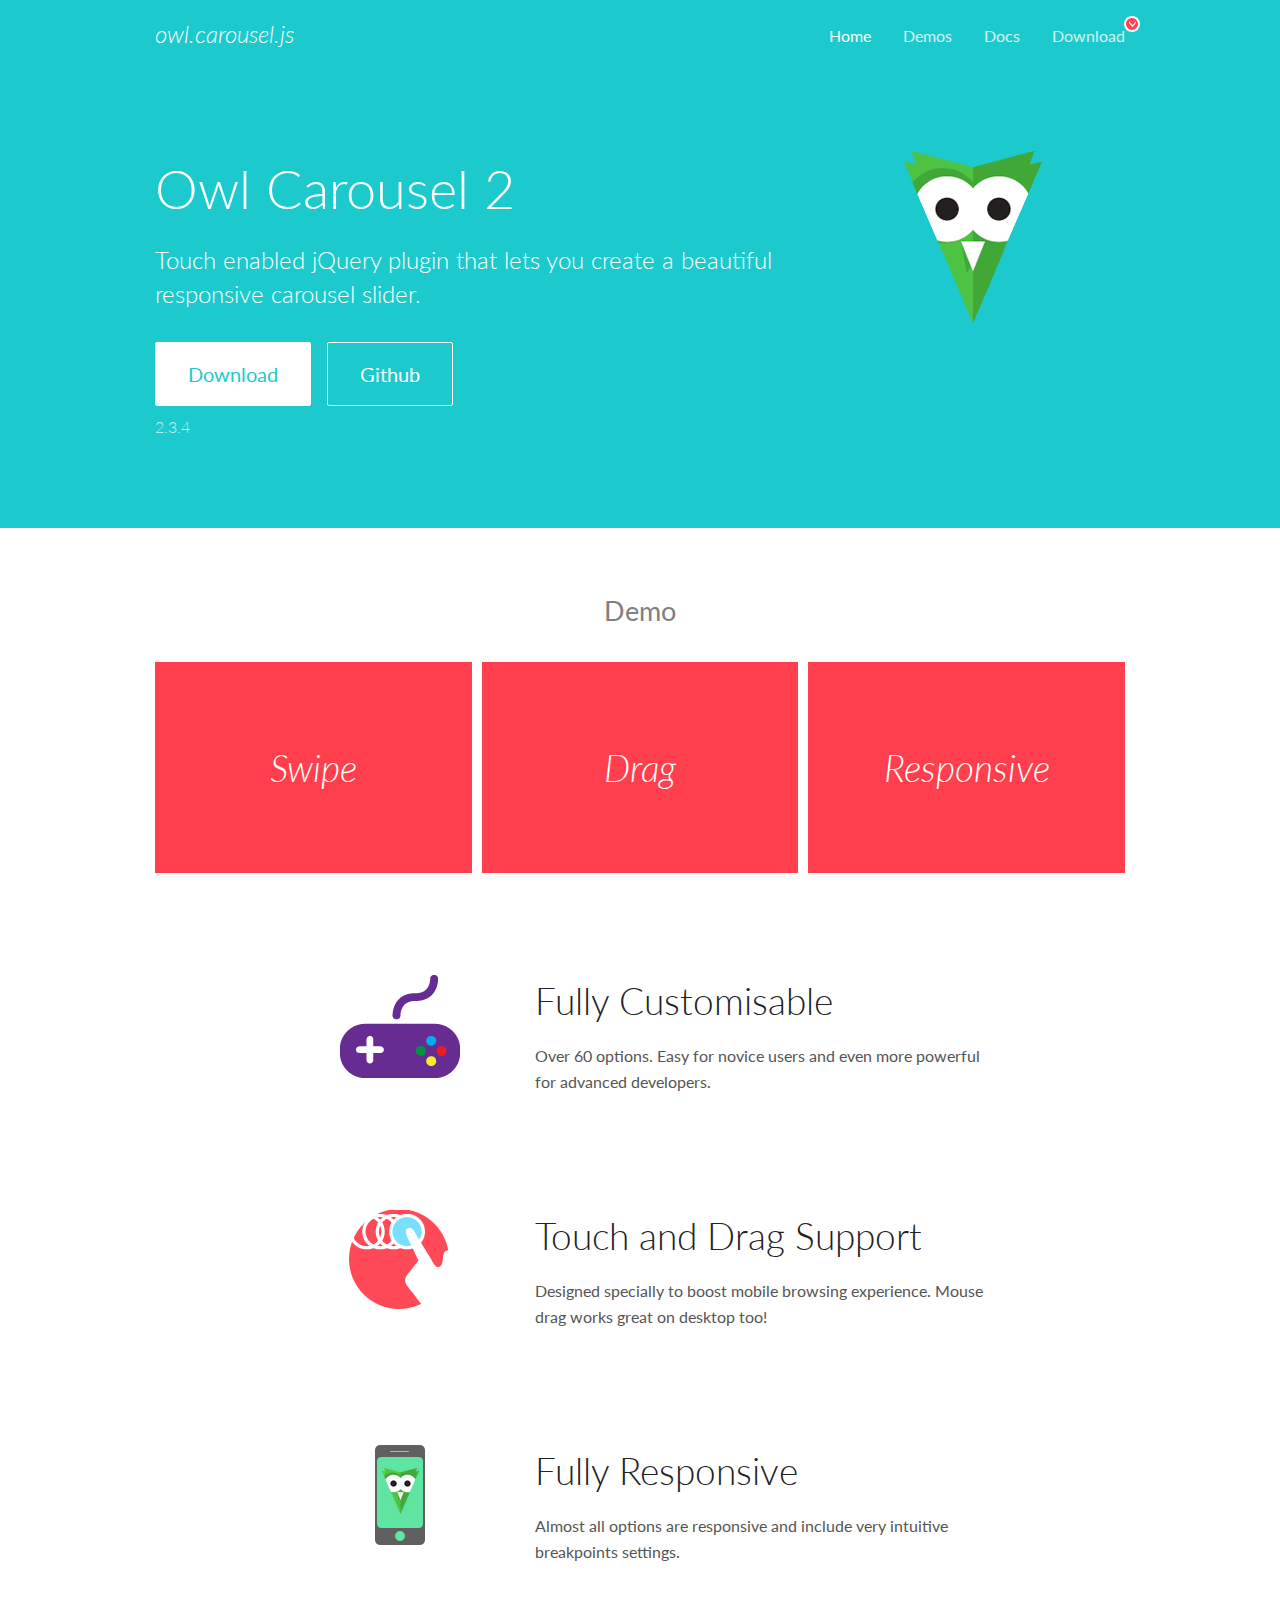
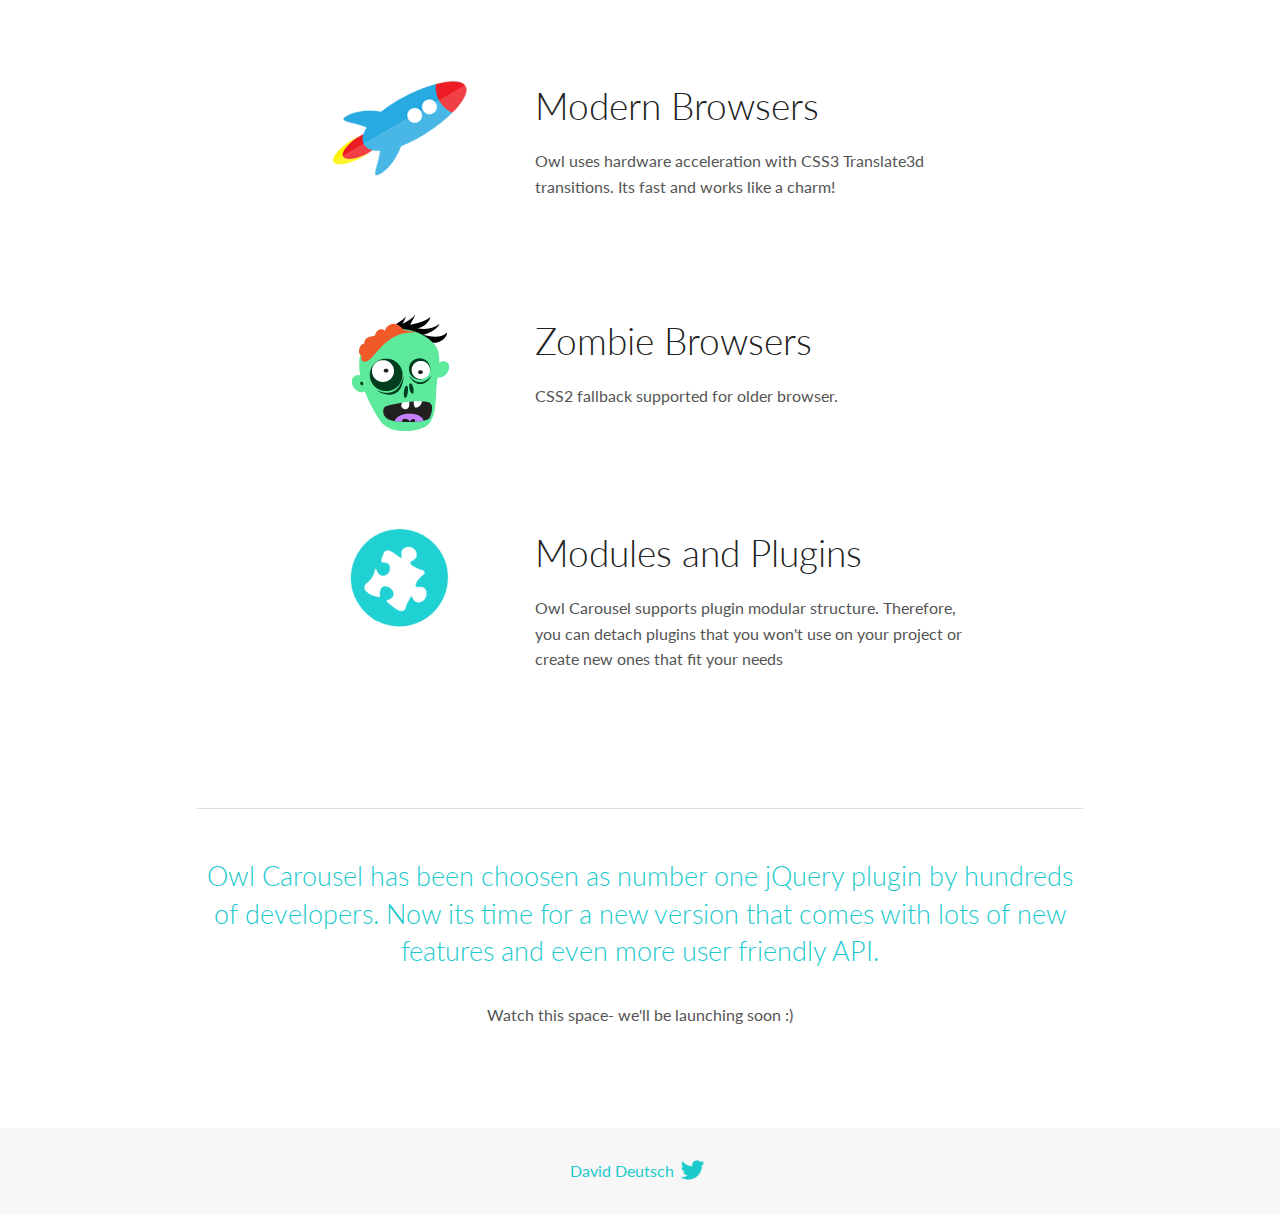
<file: assets/libs/OwlCarousel2-2.3.4/OwlCarousel2-2.3.4/docs/index.html>
<!DOCTYPE html>
<html lang="en">
  <head>

    <!-- head -->
    <meta charset="utf-8">
    <meta name="msapplication-tap-highlight" content="no" />
    <meta name="viewport" content="width=device-width, initial-scale=1.0" />
    <meta name="description" content="Touch enabled jQuery plugin that lets you create beautiful responsive carousel slider.">
    <meta name="author" content="David Deutsch">
    <title>
      Home | Owl Carousel | 2.3.4
    </title>

    <!-- Stylesheets -->
    <link href='https://fonts.googleapis.com/css?family=Lato:300,400,700,400italic,300italic' rel='stylesheet' type='text/css'>
    <link rel="stylesheet" href="assets/css/docs.theme.min.css">

    <!-- Owl Stylesheets -->
    <link rel="stylesheet" href="assets/owlcarousel/assets/owl.carousel.min.css">
    <link rel="stylesheet" href="assets/owlcarousel/assets/owl.theme.default.min.css">

    <!-- HTML5 shim and Respond.js IE8 support of HTML5 elements and media queries -->

    <!--[if lt IE 9]>
      <script src="https://oss.maxcdn.com/libs/html5shiv/3.7.0/html5shiv.js"></script>
      <script src="https://oss.maxcdn.com/libs/respond.js/1.3.0/respond.min.js"></script>
    <![endif]-->

    <!-- Favicons -->
    <link rel="apple-touch-icon-precomposed" sizes="144x144" href="assets/ico/apple-touch-icon-144-precomposed.png">
    <link rel="shortcut icon" href="assets/ico/favicon.png">
    <link rel="shortcut icon" href="favicon.ico">

    <!-- Yeah i know js should not be in header. Its required for demos.-->

    <!-- javascript -->
    <script src="assets/vendors/jquery.min.js"></script>
    <script src="assets/owlcarousel/owl.carousel.js"></script>
  </head>
  <body>

    <!-- header -->
    <header class="header">
      <div class="row">
        <div class="large-12 columns">
          <div class="brand left">
            <h3>
              <a href="/OwlCarousel2/">owl.carousel.js</a> 
            </h3>
          </div>
          <a id="toggle-nav" class="right">
            <span></span> <span></span> <span></span> 
          </a> 
          <div class="nav-bar">
            <ul class="clearfix">
              <li class="active">
                <a href="/OwlCarousel2/index.html">Home</a> 
              </li>
              <li> <a href="/OwlCarousel2/demos/demos.html">Demos</a>  </li>
              <li> <a href="/OwlCarousel2/docs/started-welcome.html">Docs</a>  </li>
              <li>
                <a href="https://github.com/OwlCarousel2/OwlCarousel2/archive/2.3.4.zip">Download</a> 
                <span class="download"></span> 
              </li>
            </ul>
          </div>
        </div>
      </div>
    </header>

    <!-- home panel -->
    <section id="hero">
      <div class="row">
        <div class="large-8 medium-8 columns">
          <h1>Owl Carousel 2</h1>
          <h4>Touch enabled jQuery plugin that lets you create a beautiful responsive carousel slider.</h4>
          <a href="https://github.com/OwlCarousel2/OwlCarousel2/archive/2.3.4.zip" class="hero-button">Download</a> 
          <a href="https://github.com/OwlCarousel2/OwlCarousel2" class="hero-button outline">Github</a> 
          <p>2.3.4</p>
        </div>
        <div class="large-4 medium-4 columns">
          <img class="owl-logo" src="assets/img/owl-logo.png" alt="mr. Owl">
        </div>
      </div>
    </section>

    <!-- body -->
    <div class="home-demo">
      <div class="row">
        <div class="large-12 columns">
          <h3>Demo</h3>
          <div class="owl-carousel">
            <div class="item">
              <h2>Swipe</h2>
            </div>
            <div class="item">
              <h2>Drag</h2>
            </div>
            <div class="item">
              <h2>Responsive</h2>
            </div>
            <div class="item">
              <h2>CSS3</h2>
            </div>
            <div class="item">
              <h2>Fast</h2>
            </div>
            <div class="item">
              <h2>Easy</h2>
            </div>
            <div class="item">
              <h2>Free</h2>
            </div>
            <div class="item">
              <h2>Upgradable</h2>
            </div>
            <div class="item">
              <h2>Tons of options</h2>
            </div>
            <div class="item">
              <h2>Infinity</h2>
            </div>
            <div class="item">
              <h2>Auto Width</h2>
            </div>
          </div>
        </div>
      </div>
    </div>
    <script>
      var owl = $('.owl-carousel');
      owl.owlCarousel({
        margin: 10,
        loop: true,
        responsive: {
          0: {
            items: 1
          },
          600: {
            items: 2
          },
          1000: {
            items: 3
          }
        }
      })
    </script>

    <!-- features -->
    <div id="features">
      <div class="row">
        <div class="small-12 medium-9 small-centered columns">
          <section class="row feature">
            <div class="medium-4 small-12 columns">
              <img src="assets/img/feature-options.png" alt="">
            </div>
            <div class="medium-8 small-12 columns">
              <h2>Fully Customisable</h2>
              <p>Over 60 options. Easy for novice users and even more powerful for advanced developers.</p>
            </div>
          </section>
          <section class="row feature">
            <div class="medium-4 small-12 columns">
              <img src="assets/img/feature-drag.png" alt="">
            </div>
            <div class="medium-8 small-12 columns">
              <h2>Touch and Drag Support</h2>
              <p>Designed specially to boost mobile browsing experience. Mouse drag works great on desktop too!</p>
            </div>
          </section>
          <section class="row feature">
            <div class="medium-4 small-12 columns">
              <img src="assets/img/feature-responsive.png" alt="">
            </div>
            <div class="medium-8 small-12 columns">
              <h2>Fully Responsive</h2>
              <p>Almost all options are responsive and include very intuitive breakpoints settings.</p>
            </div>
          </section>
          <section class="row feature">
            <div class="medium-4 small-12 columns">
              <img src="assets/img/feature-modern.png" alt="">
            </div>
            <div class="medium-8 small-12 columns">
              <h2>Modern Browsers</h2>
              <p>Owl uses hardware acceleration with CSS3 Translate3d transitions. Its fast and works like a charm! </p>
            </div>
          </section>
          <section class="row feature">
            <div class="medium-4 small-12 columns">
              <img src="assets/img/feature-zombie.png" alt="">
            </div>
            <div class="medium-8 small-12 columns">
              <h2>Zombie Browsers</h2>
              <p>CSS2 fallback supported for older browser.</p>
            </div>
          </section>
          <section class="row feature">
            <div class="medium-4 small-12 columns">
              <img src="assets/img/feature-module.png" alt="">
            </div>
            <div class="medium-8 small-12 columns">
              <h2>Modules and Plugins</h2>
              <p>Owl Carousel supports plugin modular structure. Therefore, you can detach plugins that you won&#x27;t use on your project or create new ones that fit your needs</p>
            </div>
          </section>
        </div>
      </div>
    </div>

    <!-- footer -->
    <section id="teaser-text">
      <div class="row">
        <div class="small-12 medium-11 small-centered columns">
          <hr>
          <h3 id="owl-carousel-has-been-choosen-as-number-one-jquery-plugin-by-hundreds-of-developers-now-its-time-for-a-new-version-that-comes-with-lots-of-new-features-and-even-more-user-friendly-api-">Owl Carousel has been choosen as number one jQuery plugin by hundreds of developers. Now its time for a new version that comes with lots of new features and even more user friendly API.</h3>
          <p>Watch this space- we&#39;ll be launching soon :)</p>
        </div>
      </div>
    </section>

    <!-- footer -->
    <footer class="footer">
      <div class="row">
        <div class="large-12 columns">
          <h5>
            <a href="/OwlCarousel2/docs/support-contact.html">David Deutsch</a> 
            <a id="custom-tweet-button" href="https://twitter.com/share?url=https://github.com/OwlCarousel2/OwlCarousel2&text=Owl Carousel - This is so awesome! " target="_blank"></a> 
          </h5>
        </div>
      </div>
    </footer>

    <!-- vendors -->
    <script src="assets/vendors/highlight.js"></script>
    <script src="assets/js/app.js"></script>
  </body>
</html>
</file>
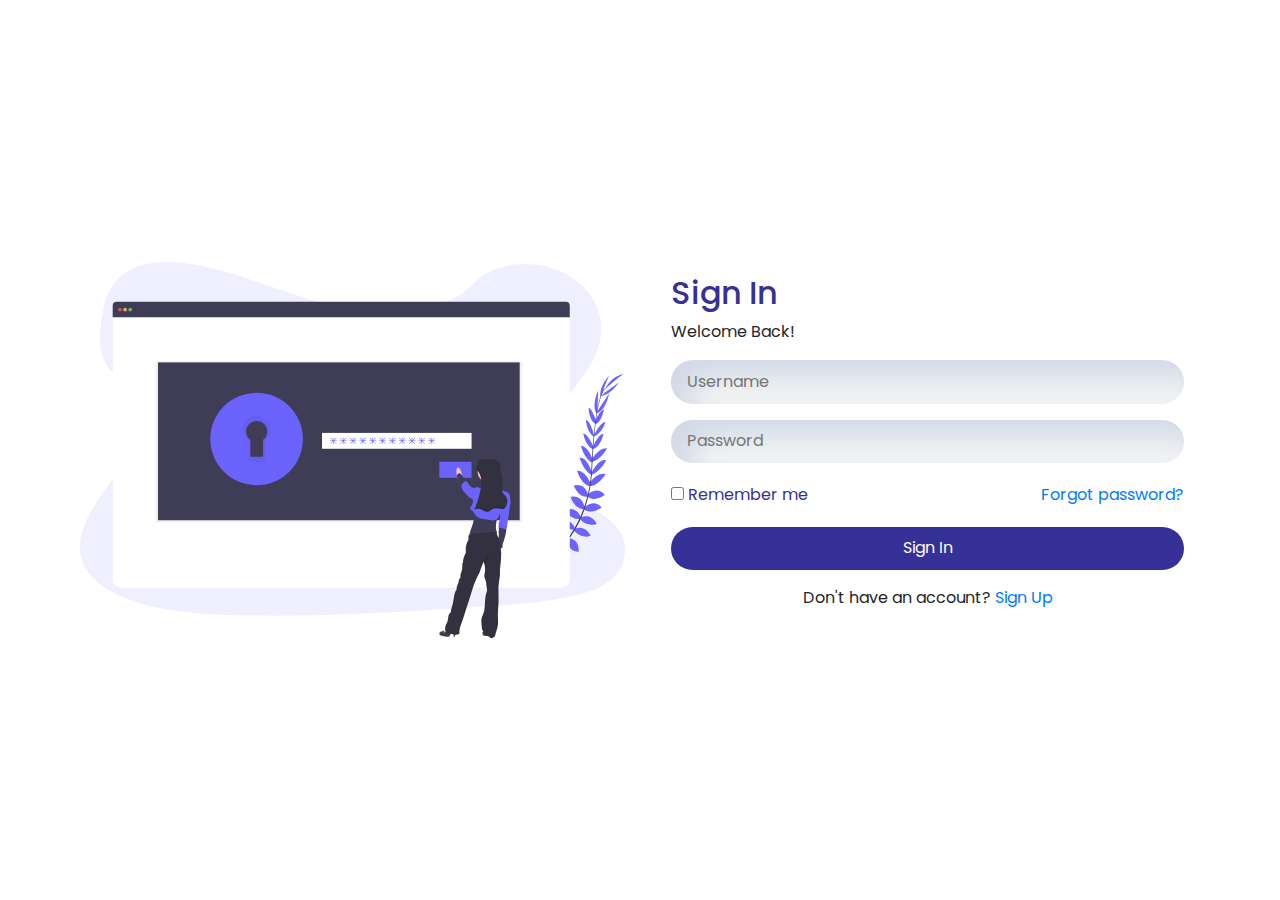
<file: login.html>
<!DOCTYPE html>
<html lang="en">
<head>
    <meta charset="UTF-8">
    <meta name="viewport" content="width=device-width, initial-scale=1.0">
    <link href="https://fonts.googleapis.com/css?family=Poppins&display=swap" rel="stylesheet">
    <link rel="stylesheet" href="assets/libs/bootstrap-4.3.1-dist/css/bootstrap.css">
    <link rel="stylesheet" href="assets/libs/fontawesome/css/all.min.css">
    <link rel="stylesheet" href="css/style.css">
    <title>Login</title>
</head>
<body>
    <div class="signup section_padding">
        <div class="row">
            <div class="col-md-6">
                <div class="login_img_holder">
                    <img src="assets/images/login_page.svg" class="w-100" alt="">
                </div>
            </div>
            <div class="col-md-6">
                <div class="login_form_holder">
                    <div class="w-100">
                        <div class="login_form_content">
                            <h2 class="blue_text">Sign In</h2>
                            <p>Welcome Back!</p>
                            <div class="form_holder">
                                <form action="" method="post">
                                    <div class="input_holder">
                                        <input type="text" placeholder="Username" required>
                                    </div>
                                    <div class="input_holder mt-3">
                                        <input type="password" placeholder="Password" required>
                                    </div>
                                    <div class="form_links pb-3">
                                        <div class="remember">
                                            <input type="checkbox" name="" id="">
                                            <span>Remember me</span>
                                        </div>
                                        <div class="forgot">
                                            <a href="#">Forgot password?</a>
                                        </div>
                                    </div>
                                  
                                    <div class="btn_holder mt-5">
                                        <button type="submit" class="default_btn w-100">Sign In</button>
                                    </div>
                                </form>
                                <p class="v_align mt-3">Don't have an account?  <a href="signup.html">Sign Up</a></p>
                            </div>
                        </div>
                    </div>
                   
                </div>
            </div>
        </div>
    </div>
</body>
<script src="assets/libs/jquery/jquery.min.js"></script>
</html>
</file>
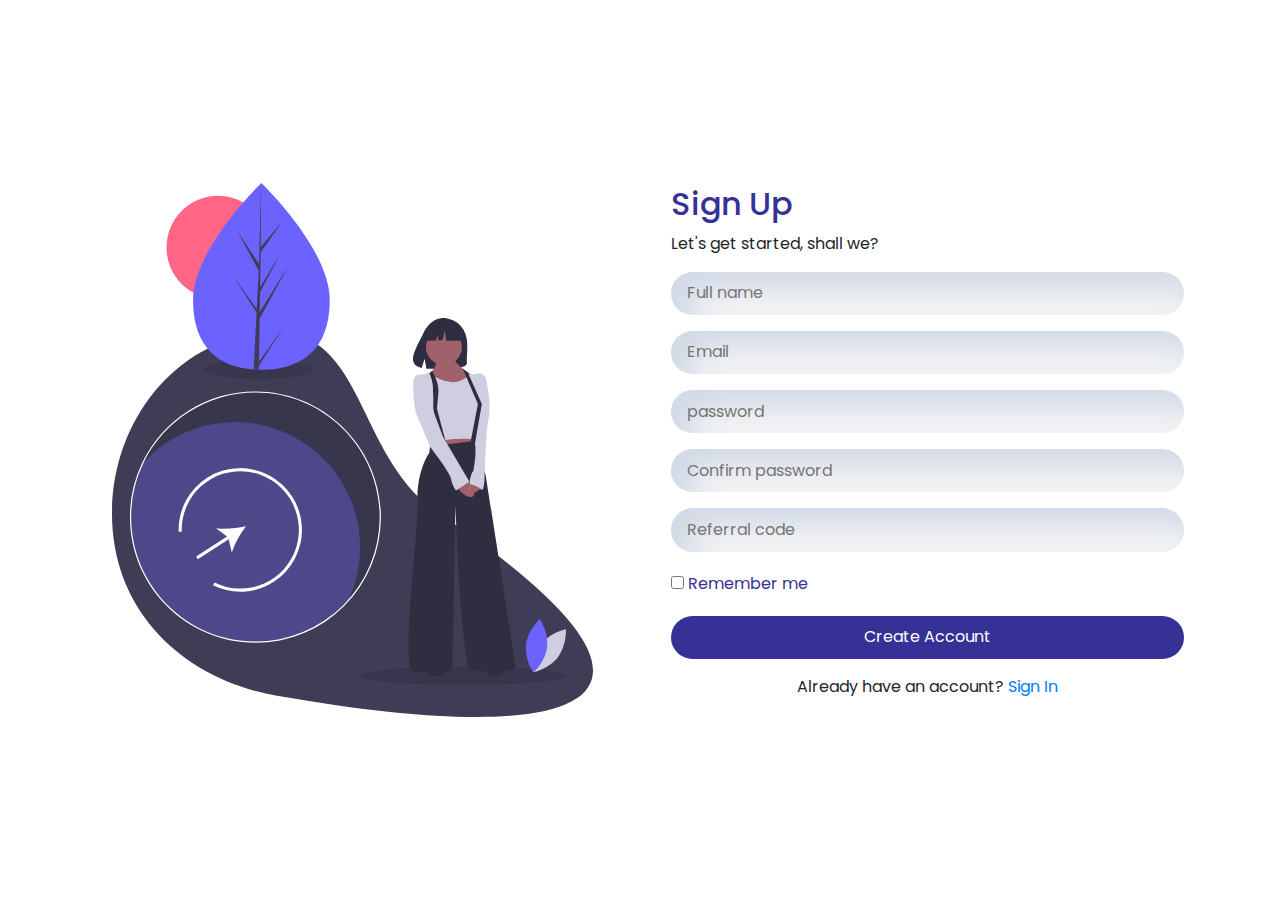
<file: signup.html>
<!DOCTYPE html>
<html lang="en">
<head>
    <meta charset="UTF-8">
    <meta name="viewport" content="width=device-width, initial-scale=1.0">
    <link href="https://fonts.googleapis.com/css?family=Poppins&display=swap" rel="stylesheet">
    <link rel="stylesheet" href="assets/libs/bootstrap-4.3.1-dist/css/bootstrap.css">
    <link rel="stylesheet" href="assets/libs/fontawesome/css/all.min.css">
    <link rel="stylesheet" href="css/style.css">
    <title>Login</title>
</head>
<body>
    <div class="signup section_padding">
        <div class="row">
            <div class="col-md-6">
                <div class="signup_img_holder login_img_holder">
                    <img src="assets/images/signup_page.svg" class="w-100" alt="">
                </div>
            </div>
            <div class="col-md-6">
                <div class="login_form_holder">
                    <div class="w-100">
                        <div class="login_form_content">
                            <h2 class="blue_text">Sign Up</h2>
                            <p>Let's get started, shall we?</p>
                            <div class="form_holder">
                                <form action="" method="post">
                                    <div class="input_holder">
                                        <input type="text" placeholder="Full name" required>
                                    </div>
                                    <div class="input_holder mt-3">
                                        <input type="email" placeholder="Email" required>
                                    </div>
                                    <div class="input_holder mt-3">
                                        <input type="password" placeholder="password" required>
                                    </div>
                                    <div class="input_holder mt-3">
                                        <input type="password" placeholder="Confirm password" required>
                                    </div>
                                    <div class="input_holder mt-3">
                                        <input type="text" placeholder="Referral code">
                                    </div>
                                    <div class="form_links pb-3">
                                        <div class="remember">
                                            <input type="checkbox" name="" id="">
                                            <span>Remember me</span>
                                        </div>
                                        
                                    </div>
                                  
                                    <div class="btn_holder mt-5">
                                        <button type="submit" class="default_btn w-100">Create Account</button>
                                    </div>
                                </form>
                                <p class="v_align mt-3">Already have an account?  <a href="login.html">Sign In</a></p>
                            </div>
                        </div>
                    </div>
                   
                </div>
            </div>
        </div>
    </div>
</body>
<script src="assets/libs/jquery/jquery.min.js"></script>
</html>
</file>
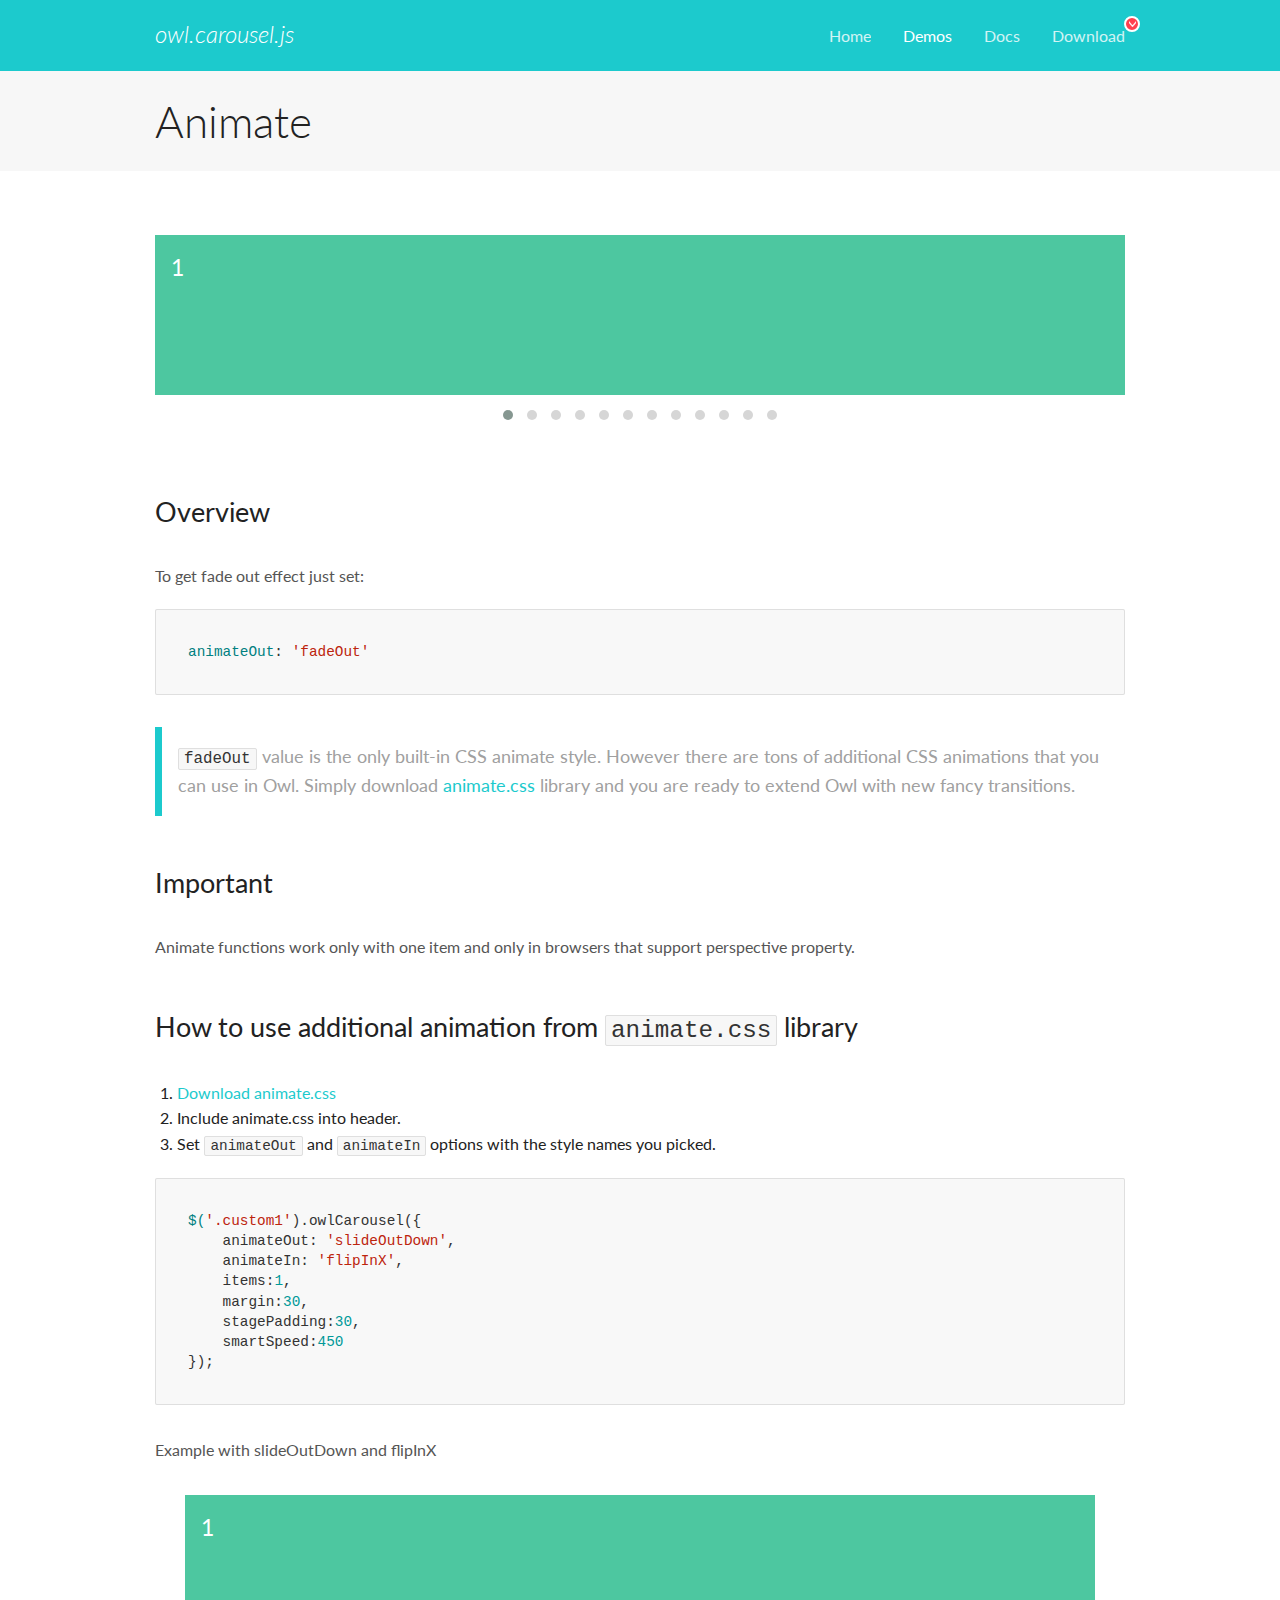
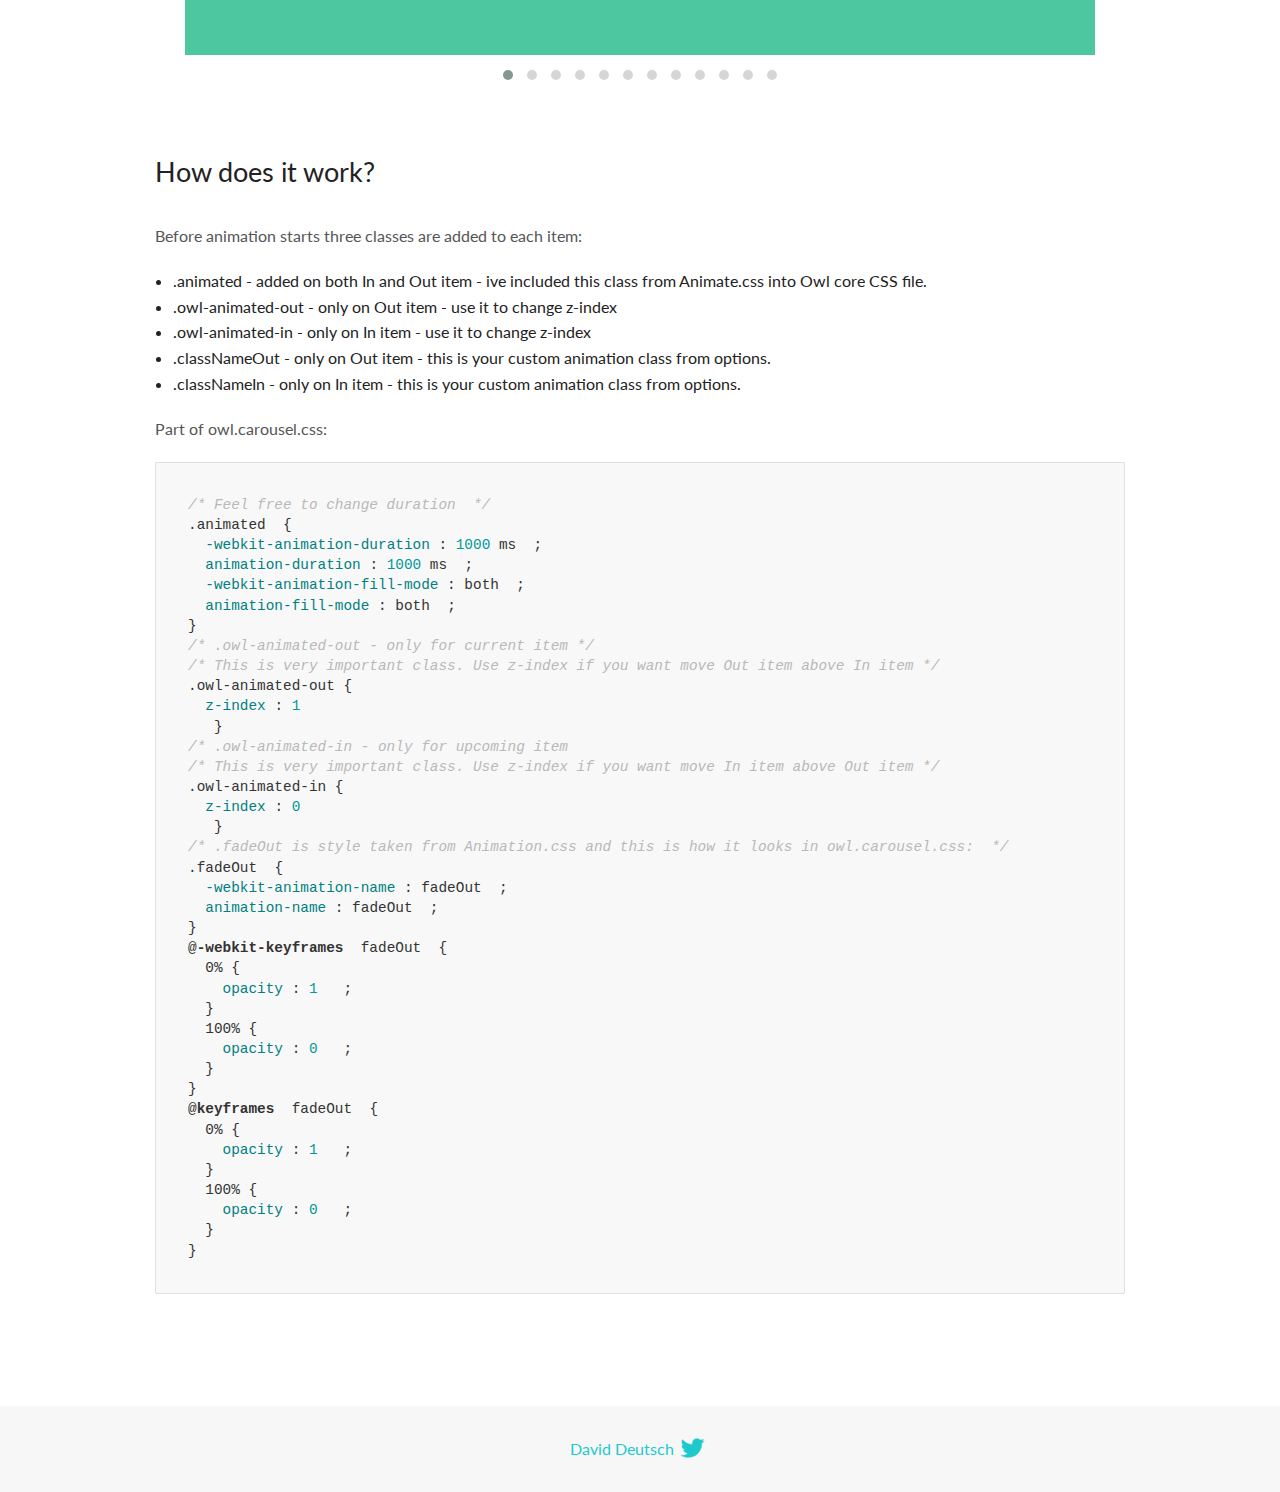
<file: assets/libs/OwlCarousel2-2.3.4/OwlCarousel2-2.3.4/docs/demos/animate.html>
<!DOCTYPE html>
<html lang="en">
  <head>

    <!-- head -->
    <meta charset="utf-8">
    <meta name="msapplication-tap-highlight" content="no" />
    <meta name="viewport" content="width=device-width, initial-scale=1.0" />
    <meta name="description" content="Animate carousel">
    <meta name="author" content="David Deutsch">
    <title>
      Animate Demo | Owl Carousel | 2.3.4
    </title>

    <!-- Stylesheets -->
    <link href='https://fonts.googleapis.com/css?family=Lato:300,400,700,400italic,300italic' rel='stylesheet' type='text/css'>
    <link rel="stylesheet" href="../assets/css/docs.theme.min.css">

    <!-- Owl Stylesheets -->
    <link rel="stylesheet" href="../assets/owlcarousel/assets/owl.carousel.min.css">
    <link rel="stylesheet" href="../assets/owlcarousel/assets/owl.theme.default.min.css">

    <!-- HTML5 shim and Respond.js IE8 support of HTML5 elements and media queries -->

    <!--[if lt IE 9]>
      <script src="https://oss.maxcdn.com/libs/html5shiv/3.7.0/html5shiv.js"></script>
      <script src="https://oss.maxcdn.com/libs/respond.js/1.3.0/respond.min.js"></script>
    <![endif]-->

    <!-- Favicons -->
    <link rel="apple-touch-icon-precomposed" sizes="144x144" href="../assets/ico/apple-touch-icon-144-precomposed.png">
    <link rel="shortcut icon" href="../assets/ico/favicon.png">
    <link rel="shortcut icon" href="favicon.ico">

    <!-- Yeah i know js should not be in header. Its required for demos.-->

    <!-- javascript -->
    <script src="../assets/vendors/jquery.min.js"></script>
    <script src="../assets/owlcarousel/owl.carousel.js"></script>
  </head>
  <body>

    <!-- header -->
    <header class="header">
      <div class="row">
        <div class="large-12 columns">
          <div class="brand left">
            <h3>
              <a href="/OwlCarousel2/">owl.carousel.js</a> 
            </h3>
          </div>
          <a id="toggle-nav" class="right">
            <span></span> <span></span> <span></span> 
          </a> 
          <div class="nav-bar">
            <ul class="clearfix">
              <li> <a href="/OwlCarousel2/index.html">Home</a>  </li>
              <li class="active">
                <a href="/OwlCarousel2/demos/demos.html">Demos</a> 
              </li>
              <li> <a href="/OwlCarousel2/docs/started-welcome.html">Docs</a>  </li>
              <li>
                <a href="https://github.com/OwlCarousel2/OwlCarousel2/archive/2.3.4.zip">Download</a> 
                <span class="download"></span> 
              </li>
            </ul>
          </div>
        </div>
      </div>
    </header>

    <!-- title -->
    <section class="title">
      <div class="row">
        <div class="large-12 columns">
          <h1>Animate</h1>
        </div>
      </div>
    </section>

    <!--  Demos -->
    <section id="demos">
      <div class="row">
        <div class="large-12 columns">
          <div class="fadeOut owl-carousel owl-theme">
            <div class="item">
              <h4>1</h4>
            </div>
            <div class="item">
              <h4>2</h4>
            </div>
            <div class="item">
              <h4>3</h4>
            </div>
            <div class="item">
              <h4>4</h4>
            </div>
            <div class="item">
              <h4>5</h4>
            </div>
            <div class="item">
              <h4>6</h4>
            </div>
            <div class="item">
              <h4>7</h4>
            </div>
            <div class="item">
              <h4>8</h4>
            </div>
            <div class="item">
              <h4>9</h4>
            </div>
            <div class="item">
              <h4>10</h4>
            </div>
            <div class="item">
              <h4>11</h4>
            </div>
            <div class="item">
              <h4>12</h4>
            </div>
          </div>
          <h3 id="overview">Overview</h3>
          <p>To get fade out effect just set:</p>
          <pre><code>animateOut: &#39;fadeOut&#39;</code></pre>
          <blockquote>
            <p><code>fadeOut</code> value is the only built-in CSS animate style. However there are tons of additional CSS animations that you can use in Owl. Simply download
              <a href="https://daneden.github.io/animate.css/">animate.css</a>  library and you are ready to extend Owl with new fancy transitions.</p>
          </blockquote>
          <h3 id="important">Important</h3>
          <p>Animate functions work only with one item and only in browsers that support perspective property.</p>
          <h3 id="how-to-use-additional-animation-from-animate-css-library">How to use additional animation from <code>animate.css</code> library</h3>
          <ol>
            <li> <a href="https://daneden.github.io/animate.css/">Download animate.css</a>  </li>
            <li>Include animate.css into header.</li>
            <li>Set <code>animateOut</code> and <code>animateIn</code> options with the style names you picked.</li>
          </ol>
          <pre><code>$(&#39;.custom1&#39;).owlCarousel({
    animateOut: &#39;slideOutDown&#39;,
    animateIn: &#39;flipInX&#39;,
    items:1,
    margin:30,
    stagePadding:30,
    smartSpeed:450
});</code></pre>
          <p>Example with slideOutDown and flipInX</p>
          <div class="custom1 owl-carousel owl-theme">
            <div class="item">
              <h4>1</h4>
            </div>
            <div class="item">
              <h4>2</h4>
            </div>
            <div class="item">
              <h4>3</h4>
            </div>
            <div class="item">
              <h4>4</h4>
            </div>
            <div class="item">
              <h4>5</h4>
            </div>
            <div class="item">
              <h4>6</h4>
            </div>
            <div class="item">
              <h4>7</h4>
            </div>
            <div class="item">
              <h4>8</h4>
            </div>
            <div class="item">
              <h4>9</h4>
            </div>
            <div class="item">
              <h4>10</h4>
            </div>
            <div class="item">
              <h4>11</h4>
            </div>
            <div class="item">
              <h4>12</h4>
            </div>
          </div>
          <h3 id="how-does-it-work-">How does it work?</h3>
          <p>Before animation starts three classes are added to each item:</p>
          <ul>
            <li>.animated - added on both In and Out item - ive included this class from Animate.css into Owl core CSS file.</li>
            <li>.owl-animated-out - only on Out item - use it to change z-index</li>
            <li>.owl-animated-in - only on In item - use it to change z-index</li>
            <li>.classNameOut - only on Out item - this is your custom animation class from options.</li>
            <li>.classNameIn - only on In item - this is your custom animation class from options.</li>
          </ul>
          <p>Part of owl.carousel.css:</p>
          <pre><code class="language-css"><span class="comment">/* Feel free to change duration  */</span> 
<span class="class">.animated</span>  <span class="rules">{
  <span class="rule"><span class="attribute">-webkit-animation-duration</span> :<span class="value"> <span class="number">1000</span> ms</span> </span> ;
  <span class="rule"><span class="attribute">animation-duration</span> :<span class="value"> <span class="number">1000</span> ms</span> </span> ;
  <span class="rule"><span class="attribute">-webkit-animation-fill-mode</span> :<span class="value"> both</span> </span> ;
  <span class="rule"><span class="attribute">animation-fill-mode</span> :<span class="value"> both</span> </span> ;
<span class="rule">}</span> </span> 
<span class="comment">/* .owl-animated-out - only for current item */</span> 
<span class="comment">/* This is very important class. Use z-index if you want move Out item above In item */</span> 
<span class="class">.owl-animated-out</span> <span class="rules">{
  <span class="rule"><span class="attribute">z-index</span> :<span class="value"> <span class="number">1</span> 
</span> </span> </span> }
<span class="comment">/* .owl-animated-in - only for upcoming item
/* This is very important class. Use z-index if you want move In item above Out item */</span> 
<span class="class">.owl-animated-in</span> <span class="rules">{
  <span class="rule"><span class="attribute">z-index</span> :<span class="value"> <span class="number">0</span> 
</span> </span> </span> }
<span class="comment">/* .fadeOut is style taken from Animation.css and this is how it looks in owl.carousel.css:  */</span> 
<span class="class">.fadeOut</span>  <span class="rules">{
  <span class="rule"><span class="attribute">-webkit-animation-name</span> :<span class="value"> fadeOut</span> </span> ;
  <span class="rule"><span class="attribute">animation-name</span> :<span class="value"> fadeOut</span> </span> ;
<span class="rule">}</span> </span> 
<span class="at_rule">@<span class="keyword">-webkit-keyframes</span>  fadeOut </span> {
  0% <span class="rules">{
    <span class="rule"><span class="attribute">opacity</span> :<span class="value"> <span class="number">1</span> </span> </span> ;
  <span class="rule">}</span> </span> 
  100% <span class="rules">{
    <span class="rule"><span class="attribute">opacity</span> :<span class="value"> <span class="number">0</span> </span> </span> ;
  <span class="rule">}</span> </span> 
}
<span class="at_rule">@<span class="keyword">keyframes</span>  fadeOut </span> {
  0% <span class="rules">{
    <span class="rule"><span class="attribute">opacity</span> :<span class="value"> <span class="number">1</span> </span> </span> ;
  <span class="rule">}</span> </span> 
  100% <span class="rules">{
    <span class="rule"><span class="attribute">opacity</span> :<span class="value"> <span class="number">0</span> </span> </span> ;
  <span class="rule">}</span> </span> 
}</code></pre>
          <link rel="stylesheet" href="../assets/css/animate.css">
          <script>
            jQuery(document).ready(function($) {
              $('.fadeOut').owlCarousel({
                items: 1,
                animateOut: 'fadeOut',
                loop: true,
                margin: 10,
              });
              $('.custom1').owlCarousel({
                animateOut: 'slideOutDown',
                animateIn: 'flipInX',
                items: 1,
                margin: 30,
                stagePadding: 30,
                smartSpeed: 450
              });
            });
          </script>
        </div>
      </div>
    </section>

    <!-- footer -->
    <footer class="footer">
      <div class="row">
        <div class="large-12 columns">
          <h5>
            <a href="/OwlCarousel2/docs/support-contact.html">David Deutsch</a> 
            <a id="custom-tweet-button" href="https://twitter.com/share?url=https://github.com/OwlCarousel2/OwlCarousel2&text=Owl Carousel - This is so awesome! " target="_blank"></a> 
          </h5>
        </div>
      </div>
    </footer>

    <!-- vendors -->
    <script src="../assets/vendors/highlight.js"></script>
    <script src="../assets/js/app.js"></script>
  </body>
</html>
</file>
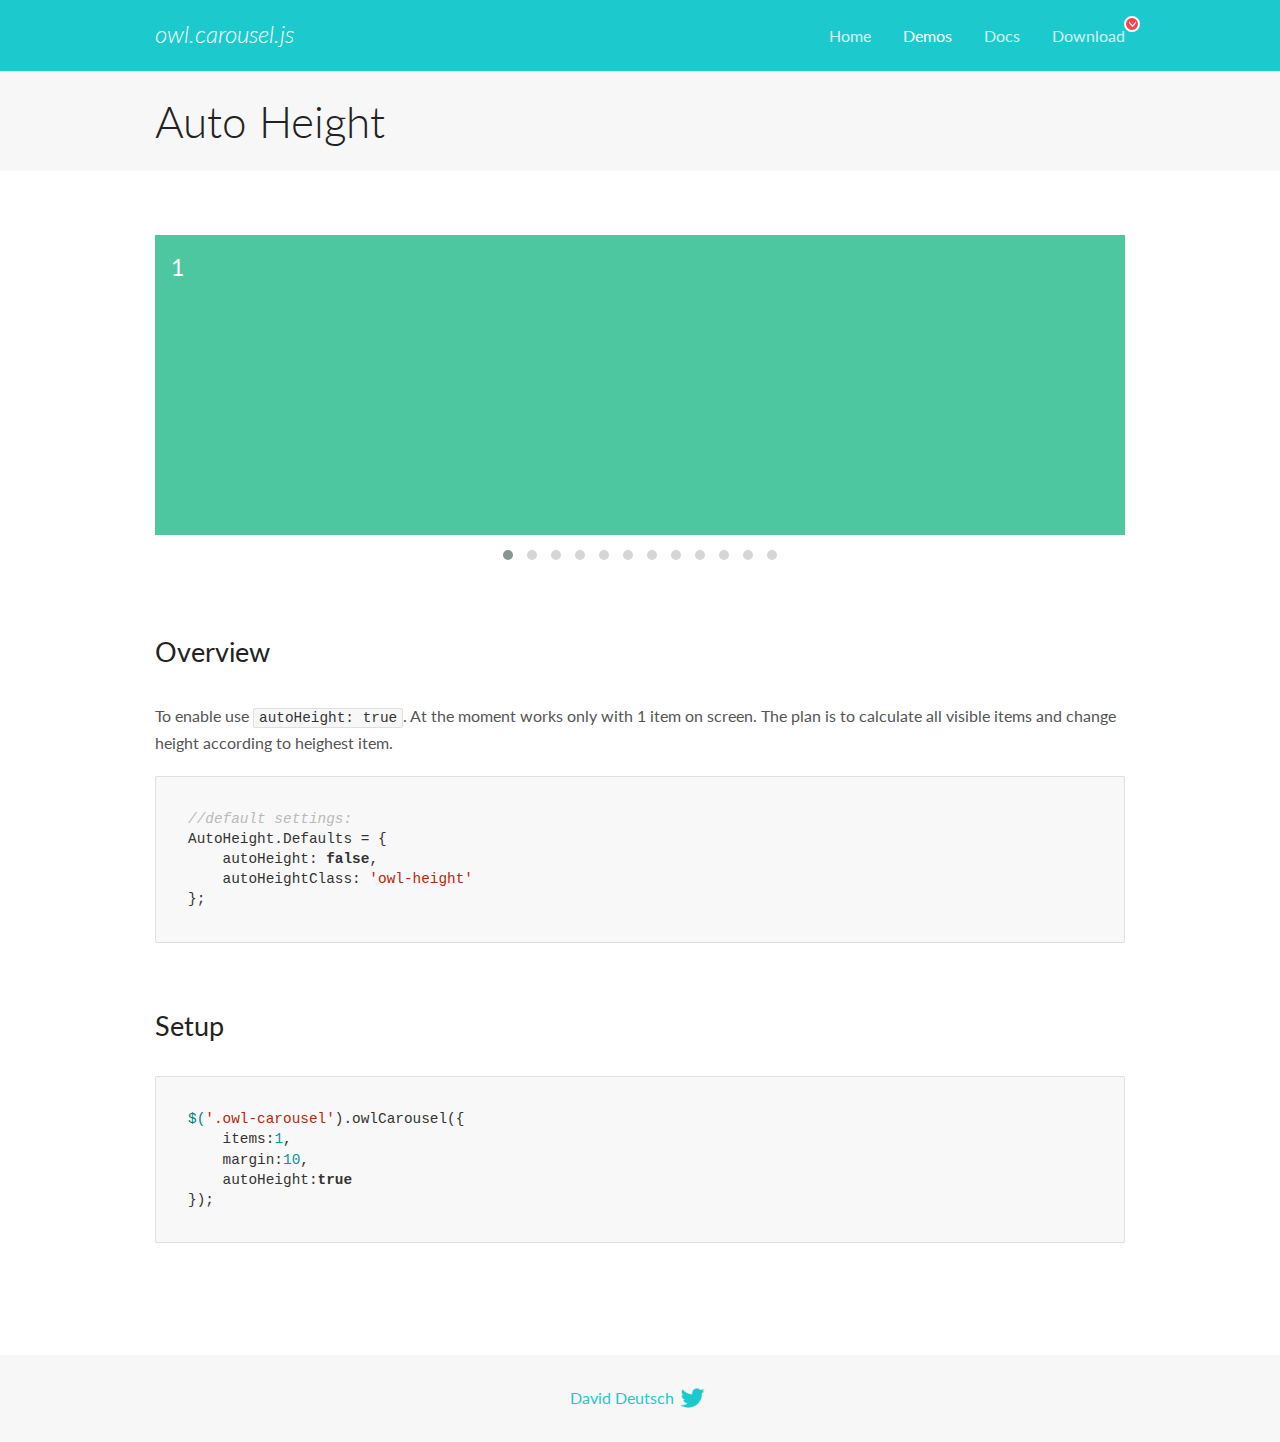
<file: assets/libs/OwlCarousel2-2.3.4/OwlCarousel2-2.3.4/docs/demos/autoheight.html>
<!DOCTYPE html>
<html lang="en">
  <head>

    <!-- head -->
    <meta charset="utf-8">
    <meta name="msapplication-tap-highlight" content="no" />
    <meta name="viewport" content="width=device-width, initial-scale=1.0" />
    <meta name="description" content="autoHeight usage demo">
    <meta name="author" content="David Deutsch">
    <title>
      Auto Height Demo | Owl Carousel | 2.3.4
    </title>

    <!-- Stylesheets -->
    <link href='https://fonts.googleapis.com/css?family=Lato:300,400,700,400italic,300italic' rel='stylesheet' type='text/css'>
    <link rel="stylesheet" href="../assets/css/docs.theme.min.css">

    <!-- Owl Stylesheets -->
    <link rel="stylesheet" href="../assets/owlcarousel/assets/owl.carousel.min.css">
    <link rel="stylesheet" href="../assets/owlcarousel/assets/owl.theme.default.min.css">

    <!-- HTML5 shim and Respond.js IE8 support of HTML5 elements and media queries -->

    <!--[if lt IE 9]>
      <script src="https://oss.maxcdn.com/libs/html5shiv/3.7.0/html5shiv.js"></script>
      <script src="https://oss.maxcdn.com/libs/respond.js/1.3.0/respond.min.js"></script>
    <![endif]-->

    <!-- Favicons -->
    <link rel="apple-touch-icon-precomposed" sizes="144x144" href="../assets/ico/apple-touch-icon-144-precomposed.png">
    <link rel="shortcut icon" href="../assets/ico/favicon.png">
    <link rel="shortcut icon" href="favicon.ico">

    <!-- Yeah i know js should not be in header. Its required for demos.-->

    <!-- javascript -->
    <script src="../assets/vendors/jquery.min.js"></script>
    <script src="../assets/owlcarousel/owl.carousel.js"></script>
  </head>
  <body>

    <!-- header -->
    <header class="header">
      <div class="row">
        <div class="large-12 columns">
          <div class="brand left">
            <h3>
              <a href="/OwlCarousel2/">owl.carousel.js</a> 
            </h3>
          </div>
          <a id="toggle-nav" class="right">
            <span></span> <span></span> <span></span> 
          </a> 
          <div class="nav-bar">
            <ul class="clearfix">
              <li> <a href="/OwlCarousel2/index.html">Home</a>  </li>
              <li class="active">
                <a href="/OwlCarousel2/demos/demos.html">Demos</a> 
              </li>
              <li> <a href="/OwlCarousel2/docs/started-welcome.html">Docs</a>  </li>
              <li>
                <a href="https://github.com/OwlCarousel2/OwlCarousel2/archive/2.3.4.zip">Download</a> 
                <span class="download"></span> 
              </li>
            </ul>
          </div>
        </div>
      </div>
    </header>

    <!-- title -->
    <section class="title">
      <div class="row">
        <div class="large-12 columns">
          <h1>Auto Height</h1>
        </div>
      </div>
    </section>

    <!--  Demos -->
    <section id="demos">
      <div class="row">
        <div class="large-12 columns">
          <div class="owl-carousel owl-theme">
            <div class="item" style="height:300px">
              <h4>1</h4>
            </div>
            <div class="item" style="height:100px">
              <h4>2</h4>
            </div>
            <div class="item" style="height:500px">
              <h4>3</h4>
            </div>
            <div class="item" style="height:250px">
              <h4>4</h4>
            </div>
            <div class="item" style="height:400px">
              <h4>5</h4>
            </div>
            <div class="item" style="height:500px">
              <h4>6</h4>
            </div>
            <div class="item" style="height:600px">
              <h4>7</h4>
            </div>
            <div class="item" style="height:400px">
              <h4>8</h4>
            </div>
            <div class="item" style="height:300px">
              <h4>9</h4>
            </div>
            <div class="item" style="height:350px">
              <h4>10</h4>
            </div>
            <div class="item" style="height:200px">
              <h4>11</h4>
            </div>
            <div class="item" style="height:150px">
              <h4>12</h4>
            </div>
          </div>
          <h3 id="overview">Overview</h3>
          <p>To enable use <code>autoHeight: true</code>. At the moment works only with 1 item on screen. The plan is to calculate all visible items and change height according to heighest item.</p>
          <pre><code>//default settings:
AutoHeight.Defaults = {
    autoHeight: false,
    autoHeightClass: &#39;owl-height&#39;
};</code></pre>
          <h3 id="setup">Setup</h3>
          <pre><code>$(&#39;.owl-carousel&#39;).owlCarousel({
    items:1,
    margin:10,
    autoHeight:true
});</code></pre>
          <script>
            $(document).ready(function() {
              $('.owl-carousel').owlCarousel({
                items: 1,
                margin: 10,
                autoHeight: true
              });
            })
          </script>
        </div>
      </div>
    </section>

    <!-- footer -->
    <footer class="footer">
      <div class="row">
        <div class="large-12 columns">
          <h5>
            <a href="/OwlCarousel2/docs/support-contact.html">David Deutsch</a> 
            <a id="custom-tweet-button" href="https://twitter.com/share?url=https://github.com/OwlCarousel2/OwlCarousel2&text=Owl Carousel - This is so awesome! " target="_blank"></a> 
          </h5>
        </div>
      </div>
    </footer>

    <!-- vendors -->
    <script src="../assets/vendors/highlight.js"></script>
    <script src="../assets/js/app.js"></script>
  </body>
</html>
</file>
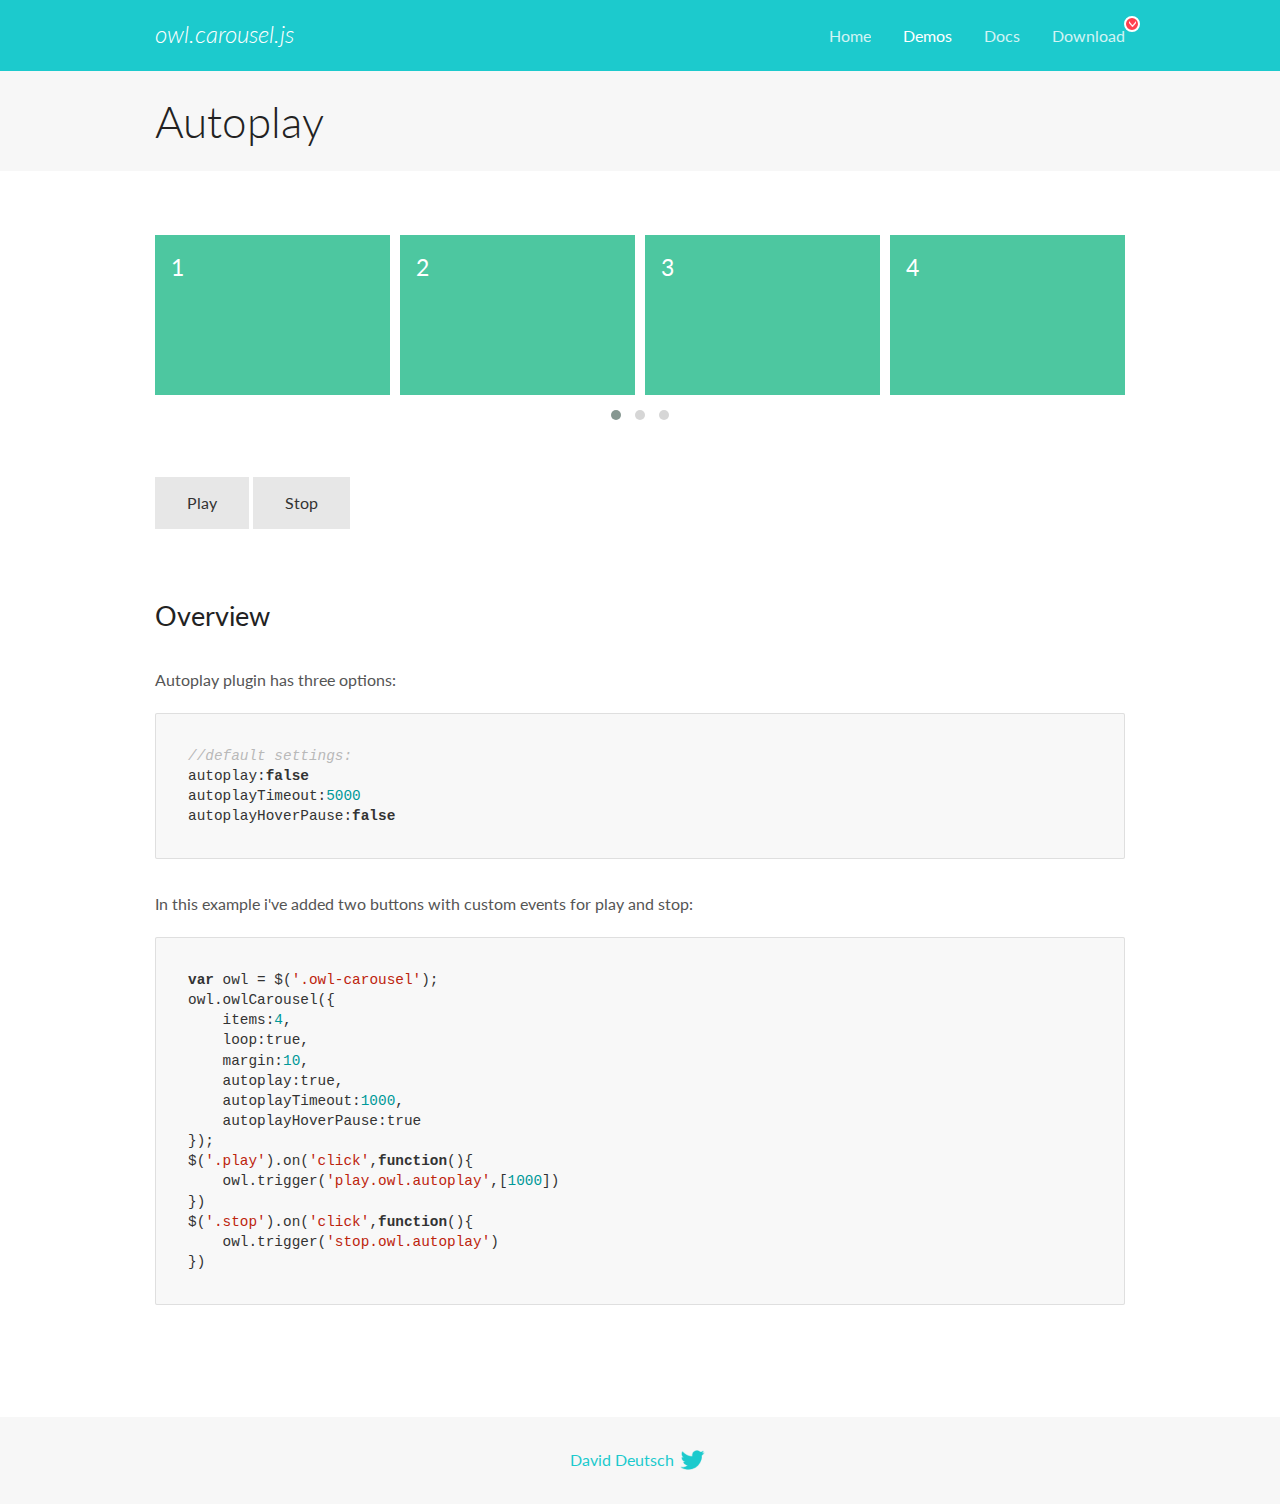
<file: assets/libs/OwlCarousel2-2.3.4/OwlCarousel2-2.3.4/docs/demos/autoplay.html>
<!DOCTYPE html>
<html lang="en">
  <head>

    <!-- head -->
    <meta charset="utf-8">
    <meta name="msapplication-tap-highlight" content="no" />
    <meta name="viewport" content="width=device-width, initial-scale=1.0" />
    <meta name="description" content="Autoplay usage demo">
    <meta name="author" content="David Deutsch">
    <title>
      Autoplay Demo | Owl Carousel | 2.3.4
    </title>

    <!-- Stylesheets -->
    <link href='https://fonts.googleapis.com/css?family=Lato:300,400,700,400italic,300italic' rel='stylesheet' type='text/css'>
    <link rel="stylesheet" href="../assets/css/docs.theme.min.css">

    <!-- Owl Stylesheets -->
    <link rel="stylesheet" href="../assets/owlcarousel/assets/owl.carousel.min.css">
    <link rel="stylesheet" href="../assets/owlcarousel/assets/owl.theme.default.min.css">

    <!-- HTML5 shim and Respond.js IE8 support of HTML5 elements and media queries -->

    <!--[if lt IE 9]>
      <script src="https://oss.maxcdn.com/libs/html5shiv/3.7.0/html5shiv.js"></script>
      <script src="https://oss.maxcdn.com/libs/respond.js/1.3.0/respond.min.js"></script>
    <![endif]-->

    <!-- Favicons -->
    <link rel="apple-touch-icon-precomposed" sizes="144x144" href="../assets/ico/apple-touch-icon-144-precomposed.png">
    <link rel="shortcut icon" href="../assets/ico/favicon.png">
    <link rel="shortcut icon" href="favicon.ico">

    <!-- Yeah i know js should not be in header. Its required for demos.-->

    <!-- javascript -->
    <script src="../assets/vendors/jquery.min.js"></script>
    <script src="../assets/owlcarousel/owl.carousel.js"></script>
  </head>
  <body>

    <!-- header -->
    <header class="header">
      <div class="row">
        <div class="large-12 columns">
          <div class="brand left">
            <h3>
              <a href="/OwlCarousel2/">owl.carousel.js</a> 
            </h3>
          </div>
          <a id="toggle-nav" class="right">
            <span></span> <span></span> <span></span> 
          </a> 
          <div class="nav-bar">
            <ul class="clearfix">
              <li> <a href="/OwlCarousel2/index.html">Home</a>  </li>
              <li class="active">
                <a href="/OwlCarousel2/demos/demos.html">Demos</a> 
              </li>
              <li> <a href="/OwlCarousel2/docs/started-welcome.html">Docs</a>  </li>
              <li>
                <a href="https://github.com/OwlCarousel2/OwlCarousel2/archive/2.3.4.zip">Download</a> 
                <span class="download"></span> 
              </li>
            </ul>
          </div>
        </div>
      </div>
    </header>

    <!-- title -->
    <section class="title">
      <div class="row">
        <div class="large-12 columns">
          <h1>Autoplay</h1>
        </div>
      </div>
    </section>

    <!--  Demos -->
    <section id="demos">
      <div class="row">
        <div class="large-12 columns">
          <div class="owl-carousel owl-theme">
            <div class="item">
              <h4>1</h4>
            </div>
            <div class="item">
              <h4>2</h4>
            </div>
            <div class="item">
              <h4>3</h4>
            </div>
            <div class="item">
              <h4>4</h4>
            </div>
            <div class="item">
              <h4>5</h4>
            </div>
            <div class="item">
              <h4>6</h4>
            </div>
            <div class="item">
              <h4>7</h4>
            </div>
            <div class="item">
              <h4>8</h4>
            </div>
            <div class="item">
              <h4>9</h4>
            </div>
            <div class="item">
              <h4>10</h4>
            </div>
            <div class="item">
              <h4>11</h4>
            </div>
            <div class="item">
              <h4>12</h4>
            </div>
          </div>
          <a class="button secondary play">Play</a> 
          <a class="button secondary stop">Stop</a> 
          <h3 id="overview">Overview</h3>
          <p>Autoplay plugin has three options:</p>
          <pre><code>//default settings:
autoplay:false
autoplayTimeout:5000
autoplayHoverPause:false</code></pre>
          <p>In this example i&#39;ve added two buttons with custom events for play and stop:</p>
          <pre><code>var owl = $(&#39;.owl-carousel&#39;);
owl.owlCarousel({
    items:4,
    loop:true,
    margin:10,
    autoplay:true,
    autoplayTimeout:1000,
    autoplayHoverPause:true
});
$(&#39;.play&#39;).on(&#39;click&#39;,function(){
    owl.trigger(&#39;play.owl.autoplay&#39;,[1000])
})
$(&#39;.stop&#39;).on(&#39;click&#39;,function(){
    owl.trigger(&#39;stop.owl.autoplay&#39;)
})</code></pre>
          <script>
            $(document).ready(function() {
              var owl = $('.owl-carousel');
              owl.owlCarousel({
                items: 4,
                loop: true,
                margin: 10,
                autoplay: true,
                autoplayTimeout: 1000,
                autoplayHoverPause: true
              });
              $('.play').on('click', function() {
                owl.trigger('play.owl.autoplay', [1000])
              })
              $('.stop').on('click', function() {
                owl.trigger('stop.owl.autoplay')
              })
            })
          </script>
        </div>
      </div>
    </section>

    <!-- footer -->
    <footer class="footer">
      <div class="row">
        <div class="large-12 columns">
          <h5>
            <a href="/OwlCarousel2/docs/support-contact.html">David Deutsch</a> 
            <a id="custom-tweet-button" href="https://twitter.com/share?url=https://github.com/OwlCarousel2/OwlCarousel2&text=Owl Carousel - This is so awesome! " target="_blank"></a> 
          </h5>
        </div>
      </div>
    </footer>

    <!-- vendors -->
    <script src="../assets/vendors/highlight.js"></script>
    <script src="../assets/js/app.js"></script>
  </body>
</html>
</file>
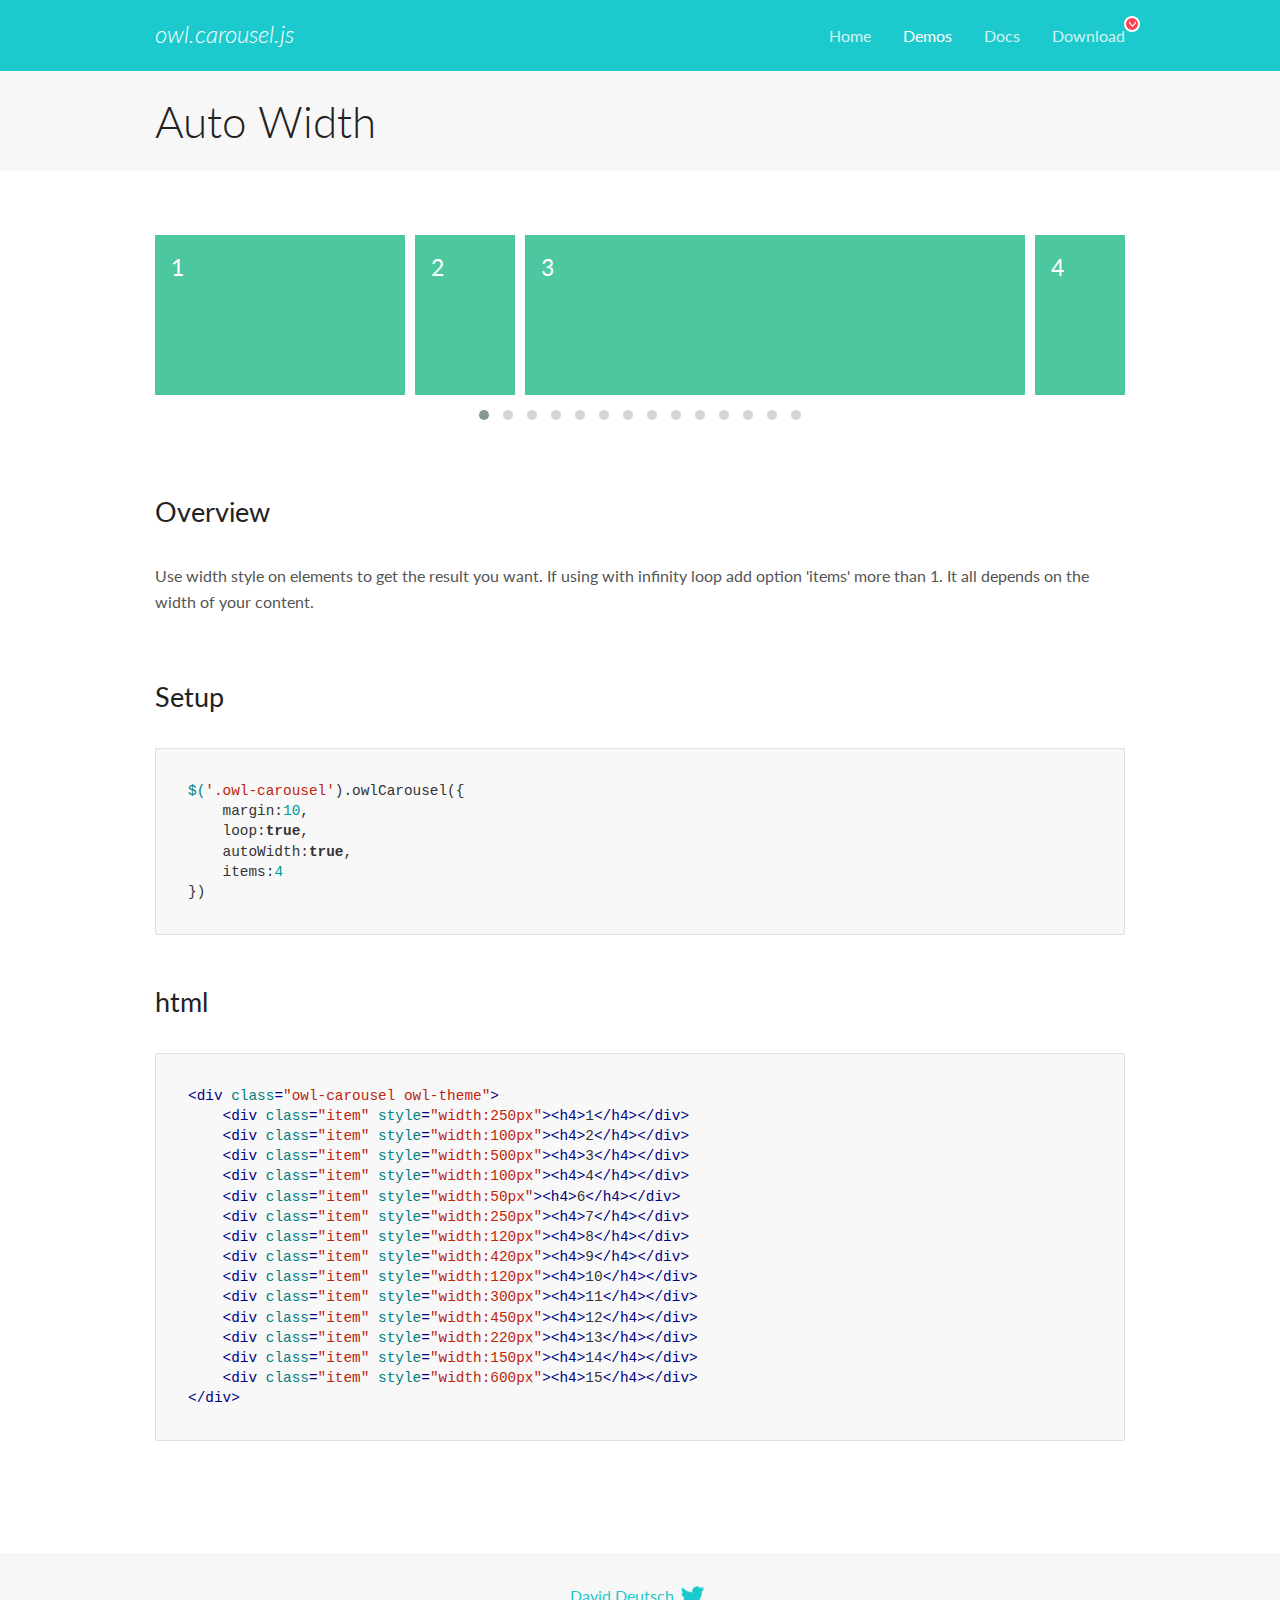
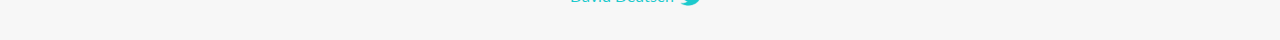
<file: assets/libs/OwlCarousel2-2.3.4/OwlCarousel2-2.3.4/docs/demos/autowidth.html>
<!DOCTYPE html>
<html lang="en">
  <head>

    <!-- head -->
    <meta charset="utf-8">
    <meta name="msapplication-tap-highlight" content="no" />
    <meta name="viewport" content="width=device-width, initial-scale=1.0" />
    <meta name="description" content="Auto Width">
    <meta name="author" content="David Deutsch">
    <title>
      Auto Width Demo | Owl Carousel | 2.3.4
    </title>

    <!-- Stylesheets -->
    <link href='https://fonts.googleapis.com/css?family=Lato:300,400,700,400italic,300italic' rel='stylesheet' type='text/css'>
    <link rel="stylesheet" href="../assets/css/docs.theme.min.css">

    <!-- Owl Stylesheets -->
    <link rel="stylesheet" href="../assets/owlcarousel/assets/owl.carousel.min.css">
    <link rel="stylesheet" href="../assets/owlcarousel/assets/owl.theme.default.min.css">

    <!-- HTML5 shim and Respond.js IE8 support of HTML5 elements and media queries -->

    <!--[if lt IE 9]>
      <script src="https://oss.maxcdn.com/libs/html5shiv/3.7.0/html5shiv.js"></script>
      <script src="https://oss.maxcdn.com/libs/respond.js/1.3.0/respond.min.js"></script>
    <![endif]-->

    <!-- Favicons -->
    <link rel="apple-touch-icon-precomposed" sizes="144x144" href="../assets/ico/apple-touch-icon-144-precomposed.png">
    <link rel="shortcut icon" href="../assets/ico/favicon.png">
    <link rel="shortcut icon" href="favicon.ico">

    <!-- Yeah i know js should not be in header. Its required for demos.-->

    <!-- javascript -->
    <script src="../assets/vendors/jquery.min.js"></script>
    <script src="../assets/owlcarousel/owl.carousel.js"></script>
  </head>
  <body>

    <!-- header -->
    <header class="header">
      <div class="row">
        <div class="large-12 columns">
          <div class="brand left">
            <h3>
              <a href="/OwlCarousel2/">owl.carousel.js</a> 
            </h3>
          </div>
          <a id="toggle-nav" class="right">
            <span></span> <span></span> <span></span> 
          </a> 
          <div class="nav-bar">
            <ul class="clearfix">
              <li> <a href="/OwlCarousel2/index.html">Home</a>  </li>
              <li class="active">
                <a href="/OwlCarousel2/demos/demos.html">Demos</a> 
              </li>
              <li> <a href="/OwlCarousel2/docs/started-welcome.html">Docs</a>  </li>
              <li>
                <a href="https://github.com/OwlCarousel2/OwlCarousel2/archive/2.3.4.zip">Download</a> 
                <span class="download"></span> 
              </li>
            </ul>
          </div>
        </div>
      </div>
    </header>

    <!-- title -->
    <section class="title">
      <div class="row">
        <div class="large-12 columns">
          <h1>Auto Width</h1>
        </div>
      </div>
    </section>

    <!--  Demos -->
    <section id="demos">
      <div class="row">
        <div class="large-12 columns">
          <div class="owl-carousel owl-theme">
            <div class="item" style="width:250px">
              <h4>1</h4>
            </div>
            <div class="item" style="width:100px">
              <h4>2</h4>
            </div>
            <div class="item" style="width:500px">
              <h4>3</h4>
            </div>
            <div class="item" style="width:100px">
              <h4>4</h4>
            </div>
            <div class="item" style="width:50px">
              <h4>6</h4>
            </div>
            <div class="item" style="width:250px">
              <h4>7</h4>
            </div>
            <div class="item" style="width:120px">
              <h4>8</h4>
            </div>
            <div class="item" style="width:420px">
              <h4>9</h4>
            </div>
            <div class="item" style="width:120px">
              <h4>10</h4>
            </div>
            <div class="item" style="width:300px">
              <h4>11</h4>
            </div>
            <div class="item" style="width:450px">
              <h4>12</h4>
            </div>
            <div class="item" style="width:220px">
              <h4>13</h4>
            </div>
            <div class="item" style="width:150px">
              <h4>14</h4>
            </div>
            <div class="item" style="width:600px">
              <h4>15</h4>
            </div>
          </div>
          <h3 id="overview">Overview</h3>
          <p>Use width style on elements to get the result you want. If using with infinity loop add option &#39;items&#39; more than 1. It all depends on the width of your content.</p>
          <h3 id="setup">Setup</h3>
          <pre><code>$(&#39;.owl-carousel&#39;).owlCarousel({
    margin:10,
    loop:true,
    autoWidth:true,
    items:4
})</code></pre>
          <h3 id="html">html</h3>
          <pre><code>&lt;div class=&quot;owl-carousel owl-theme&quot;&gt;
    &lt;div class=&quot;item&quot; style=&quot;width:250px&quot;&gt;&lt;h4&gt;1&lt;/h4&gt;&lt;/div&gt;
    &lt;div class=&quot;item&quot; style=&quot;width:100px&quot;&gt;&lt;h4&gt;2&lt;/h4&gt;&lt;/div&gt;
    &lt;div class=&quot;item&quot; style=&quot;width:500px&quot;&gt;&lt;h4&gt;3&lt;/h4&gt;&lt;/div&gt;
    &lt;div class=&quot;item&quot; style=&quot;width:100px&quot;&gt;&lt;h4&gt;4&lt;/h4&gt;&lt;/div&gt;
    &lt;div class=&quot;item&quot; style=&quot;width:50px&quot;&gt;&lt;h4&gt;6&lt;/h4&gt;&lt;/div&gt;
    &lt;div class=&quot;item&quot; style=&quot;width:250px&quot;&gt;&lt;h4&gt;7&lt;/h4&gt;&lt;/div&gt;
    &lt;div class=&quot;item&quot; style=&quot;width:120px&quot;&gt;&lt;h4&gt;8&lt;/h4&gt;&lt;/div&gt;
    &lt;div class=&quot;item&quot; style=&quot;width:420px&quot;&gt;&lt;h4&gt;9&lt;/h4&gt;&lt;/div&gt;
    &lt;div class=&quot;item&quot; style=&quot;width:120px&quot;&gt;&lt;h4&gt;10&lt;/h4&gt;&lt;/div&gt;
    &lt;div class=&quot;item&quot; style=&quot;width:300px&quot;&gt;&lt;h4&gt;11&lt;/h4&gt;&lt;/div&gt;
    &lt;div class=&quot;item&quot; style=&quot;width:450px&quot;&gt;&lt;h4&gt;12&lt;/h4&gt;&lt;/div&gt;
    &lt;div class=&quot;item&quot; style=&quot;width:220px&quot;&gt;&lt;h4&gt;13&lt;/h4&gt;&lt;/div&gt;
    &lt;div class=&quot;item&quot; style=&quot;width:150px&quot;&gt;&lt;h4&gt;14&lt;/h4&gt;&lt;/div&gt;
    &lt;div class=&quot;item&quot; style=&quot;width:600px&quot;&gt;&lt;h4&gt;15&lt;/h4&gt;&lt;/div&gt;
&lt;/div&gt;</code></pre>
          <script>
            $(document).ready(function() {
              $('.owl-carousel').owlCarousel({
                margin: 10,
                loop: true,
                autoWidth: true,
                items: 4
              })
            })
          </script>
        </div>
      </div>
    </section>

    <!-- footer -->
    <footer class="footer">
      <div class="row">
        <div class="large-12 columns">
          <h5>
            <a href="/OwlCarousel2/docs/support-contact.html">David Deutsch</a> 
            <a id="custom-tweet-button" href="https://twitter.com/share?url=https://github.com/OwlCarousel2/OwlCarousel2&text=Owl Carousel - This is so awesome! " target="_blank"></a> 
          </h5>
        </div>
      </div>
    </footer>

    <!-- vendors -->
    <script src="../assets/vendors/highlight.js"></script>
    <script src="../assets/js/app.js"></script>
  </body>
</html>
</file>
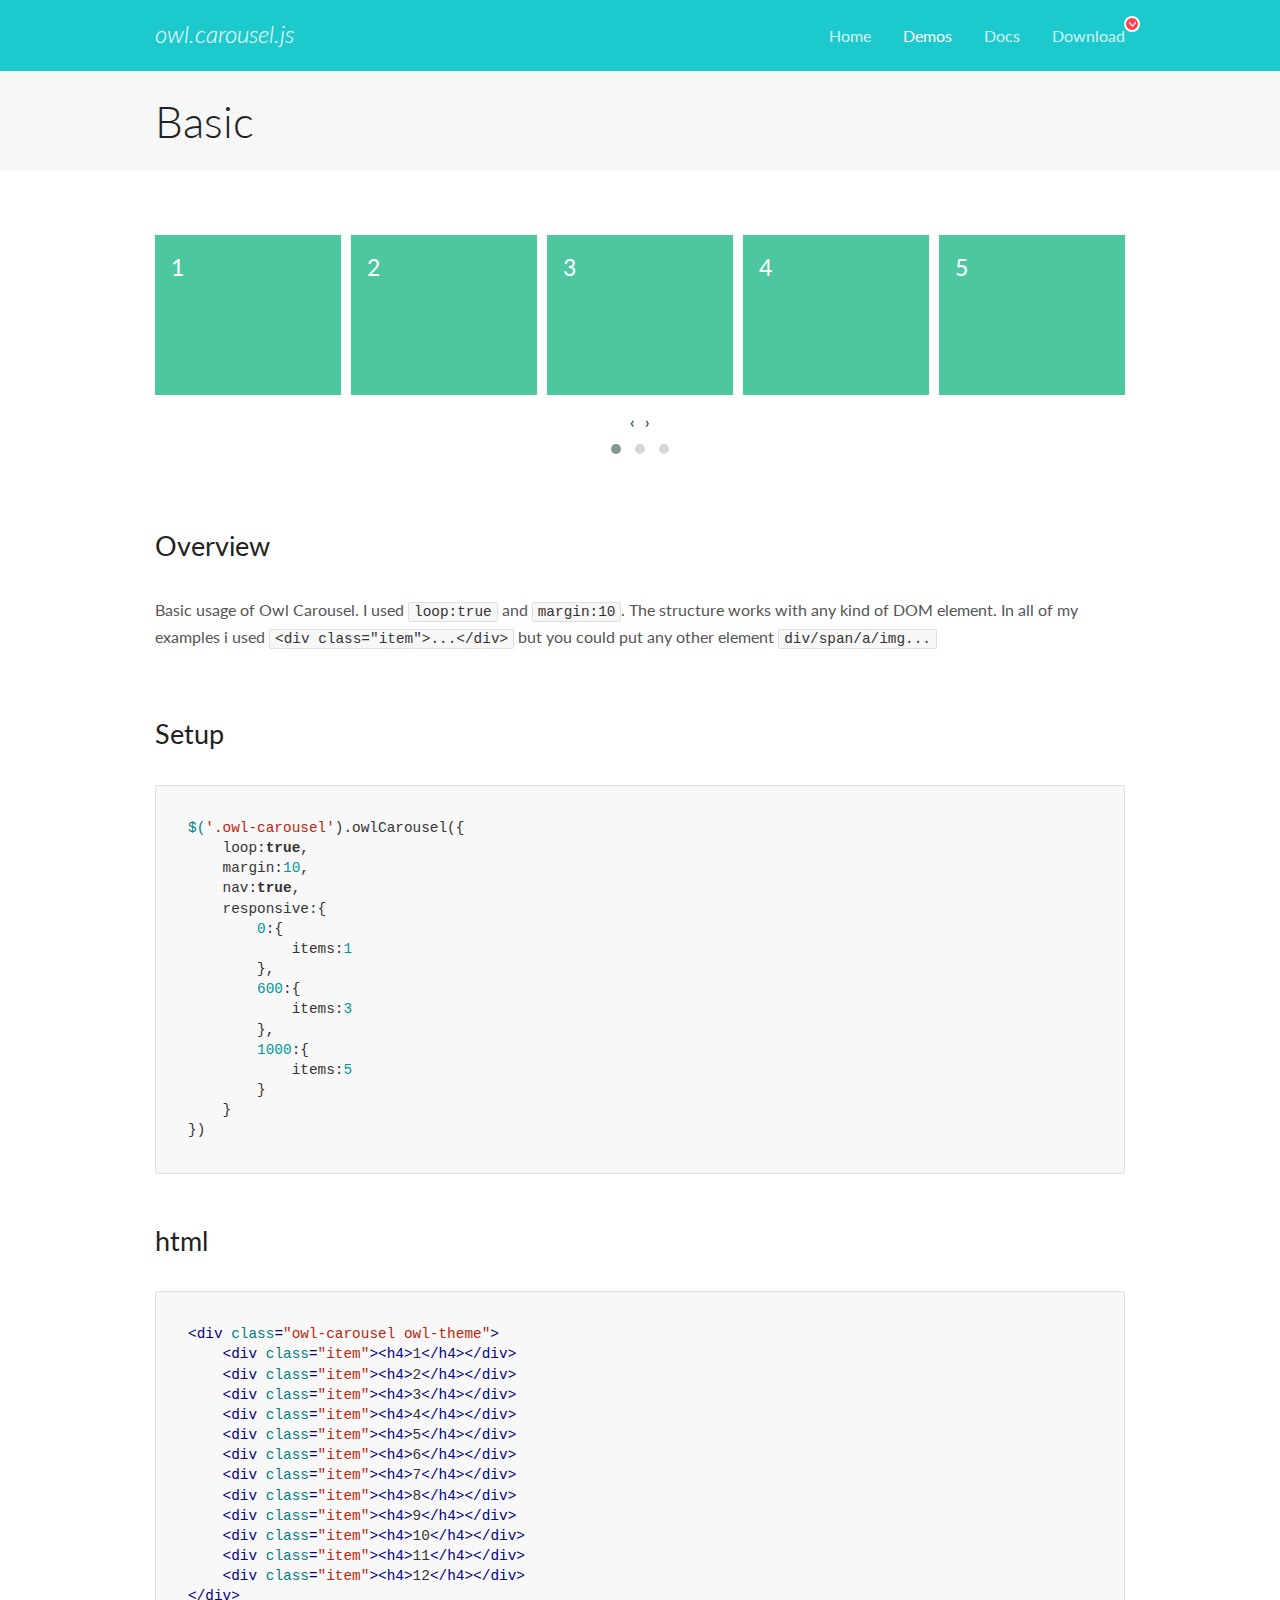
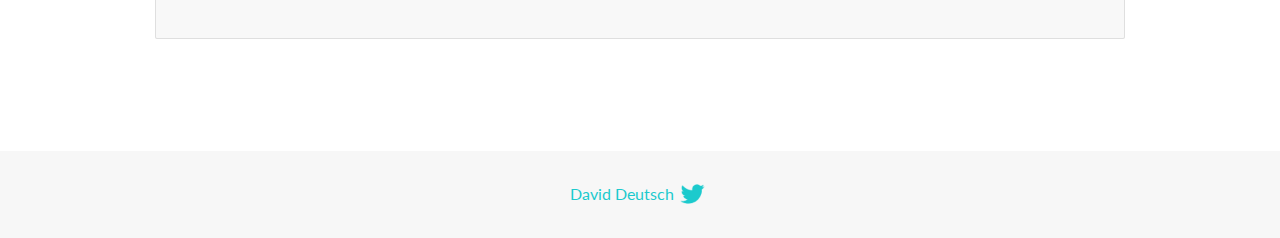
<file: assets/libs/OwlCarousel2-2.3.4/OwlCarousel2-2.3.4/docs/demos/basic.html>
<!DOCTYPE html>
<html lang="en">
  <head>

    <!-- head -->
    <meta charset="utf-8">
    <meta name="msapplication-tap-highlight" content="no" />
    <meta name="viewport" content="width=device-width, initial-scale=1.0" />
    <meta name="description" content="Basic usage demo">
    <meta name="author" content="David Deutsch">
    <title>
      Basic Demo | Owl Carousel | 2.3.4
    </title>

    <!-- Stylesheets -->
    <link href='https://fonts.googleapis.com/css?family=Lato:300,400,700,400italic,300italic' rel='stylesheet' type='text/css'>
    <link rel="stylesheet" href="../assets/css/docs.theme.min.css">

    <!-- Owl Stylesheets -->
    <link rel="stylesheet" href="../assets/owlcarousel/assets/owl.carousel.min.css">
    <link rel="stylesheet" href="../assets/owlcarousel/assets/owl.theme.default.min.css">

    <!-- HTML5 shim and Respond.js IE8 support of HTML5 elements and media queries -->

    <!--[if lt IE 9]>
      <script src="https://oss.maxcdn.com/libs/html5shiv/3.7.0/html5shiv.js"></script>
      <script src="https://oss.maxcdn.com/libs/respond.js/1.3.0/respond.min.js"></script>
    <![endif]-->

    <!-- Favicons -->
    <link rel="apple-touch-icon-precomposed" sizes="144x144" href="../assets/ico/apple-touch-icon-144-precomposed.png">
    <link rel="shortcut icon" href="../assets/ico/favicon.png">
    <link rel="shortcut icon" href="favicon.ico">

    <!-- Yeah i know js should not be in header. Its required for demos.-->

    <!-- javascript -->
    <script src="../assets/vendors/jquery.min.js"></script>
    <script src="../assets/owlcarousel/owl.carousel.js"></script>
  </head>
  <body>

    <!-- header -->
    <header class="header">
      <div class="row">
        <div class="large-12 columns">
          <div class="brand left">
            <h3>
              <a href="/OwlCarousel2/">owl.carousel.js</a> 
            </h3>
          </div>
          <a id="toggle-nav" class="right">
            <span></span> <span></span> <span></span> 
          </a> 
          <div class="nav-bar">
            <ul class="clearfix">
              <li> <a href="/OwlCarousel2/index.html">Home</a>  </li>
              <li class="active">
                <a href="/OwlCarousel2/demos/demos.html">Demos</a> 
              </li>
              <li> <a href="/OwlCarousel2/docs/started-welcome.html">Docs</a>  </li>
              <li>
                <a href="https://github.com/OwlCarousel2/OwlCarousel2/archive/2.3.4.zip">Download</a> 
                <span class="download"></span> 
              </li>
            </ul>
          </div>
        </div>
      </div>
    </header>

    <!-- title -->
    <section class="title">
      <div class="row">
        <div class="large-12 columns">
          <h1>Basic</h1>
        </div>
      </div>
    </section>

    <!--  Demos -->
    <section id="demos">
      <div class="row">
        <div class="large-12 columns">
          <div class="owl-carousel owl-theme">
            <div class="item">
              <h4>1</h4>
            </div>
            <div class="item">
              <h4>2</h4>
            </div>
            <div class="item">
              <h4>3</h4>
            </div>
            <div class="item">
              <h4>4</h4>
            </div>
            <div class="item">
              <h4>5</h4>
            </div>
            <div class="item">
              <h4>6</h4>
            </div>
            <div class="item">
              <h4>7</h4>
            </div>
            <div class="item">
              <h4>8</h4>
            </div>
            <div class="item">
              <h4>9</h4>
            </div>
            <div class="item">
              <h4>10</h4>
            </div>
            <div class="item">
              <h4>11</h4>
            </div>
            <div class="item">
              <h4>12</h4>
            </div>
          </div>
          <h3 id="overview">Overview</h3>
          <p>Basic usage of Owl Carousel. I used <code>loop:true</code> and <code>margin:10</code>. The structure works with any kind of DOM element. In all of my examples i used <code>&lt;div class=&quot;item&quot;&gt;...&lt;/div&gt;</code> but you could
            put any other element <code>div/span/a/img...</code></p>
          <h3 id="setup">Setup</h3>
          <pre><code>$(&#39;.owl-carousel&#39;).owlCarousel({
    loop:true,
    margin:10,
    nav:true,
    responsive:{
        0:{
            items:1
        },
        600:{
            items:3
        },
        1000:{
            items:5
        }
    }
})</code></pre>
          <h3 id="html">html</h3>
          <pre><code>&lt;div class=&quot;owl-carousel owl-theme&quot;&gt;
    &lt;div class=&quot;item&quot;&gt;&lt;h4&gt;1&lt;/h4&gt;&lt;/div&gt;
    &lt;div class=&quot;item&quot;&gt;&lt;h4&gt;2&lt;/h4&gt;&lt;/div&gt;
    &lt;div class=&quot;item&quot;&gt;&lt;h4&gt;3&lt;/h4&gt;&lt;/div&gt;
    &lt;div class=&quot;item&quot;&gt;&lt;h4&gt;4&lt;/h4&gt;&lt;/div&gt;
    &lt;div class=&quot;item&quot;&gt;&lt;h4&gt;5&lt;/h4&gt;&lt;/div&gt;
    &lt;div class=&quot;item&quot;&gt;&lt;h4&gt;6&lt;/h4&gt;&lt;/div&gt;
    &lt;div class=&quot;item&quot;&gt;&lt;h4&gt;7&lt;/h4&gt;&lt;/div&gt;
    &lt;div class=&quot;item&quot;&gt;&lt;h4&gt;8&lt;/h4&gt;&lt;/div&gt;
    &lt;div class=&quot;item&quot;&gt;&lt;h4&gt;9&lt;/h4&gt;&lt;/div&gt;
    &lt;div class=&quot;item&quot;&gt;&lt;h4&gt;10&lt;/h4&gt;&lt;/div&gt;
    &lt;div class=&quot;item&quot;&gt;&lt;h4&gt;11&lt;/h4&gt;&lt;/div&gt;
    &lt;div class=&quot;item&quot;&gt;&lt;h4&gt;12&lt;/h4&gt;&lt;/div&gt;
&lt;/div&gt;</code></pre>
          <script>
            $(document).ready(function() {
              var owl = $('.owl-carousel');
              owl.owlCarousel({
                margin: 10,
                nav: true,
                loop: true,
                responsive: {
                  0: {
                    items: 1
                  },
                  600: {
                    items: 3
                  },
                  1000: {
                    items: 5
                  }
                }
              })
            })
          </script>
        </div>
      </div>
    </section>

    <!-- footer -->
    <footer class="footer">
      <div class="row">
        <div class="large-12 columns">
          <h5>
            <a href="/OwlCarousel2/docs/support-contact.html">David Deutsch</a> 
            <a id="custom-tweet-button" href="https://twitter.com/share?url=https://github.com/OwlCarousel2/OwlCarousel2&text=Owl Carousel - This is so awesome! " target="_blank"></a> 
          </h5>
        </div>
      </div>
    </footer>

    <!-- vendors -->
    <script src="../assets/vendors/highlight.js"></script>
    <script src="../assets/js/app.js"></script>
  </body>
</html>
</file>
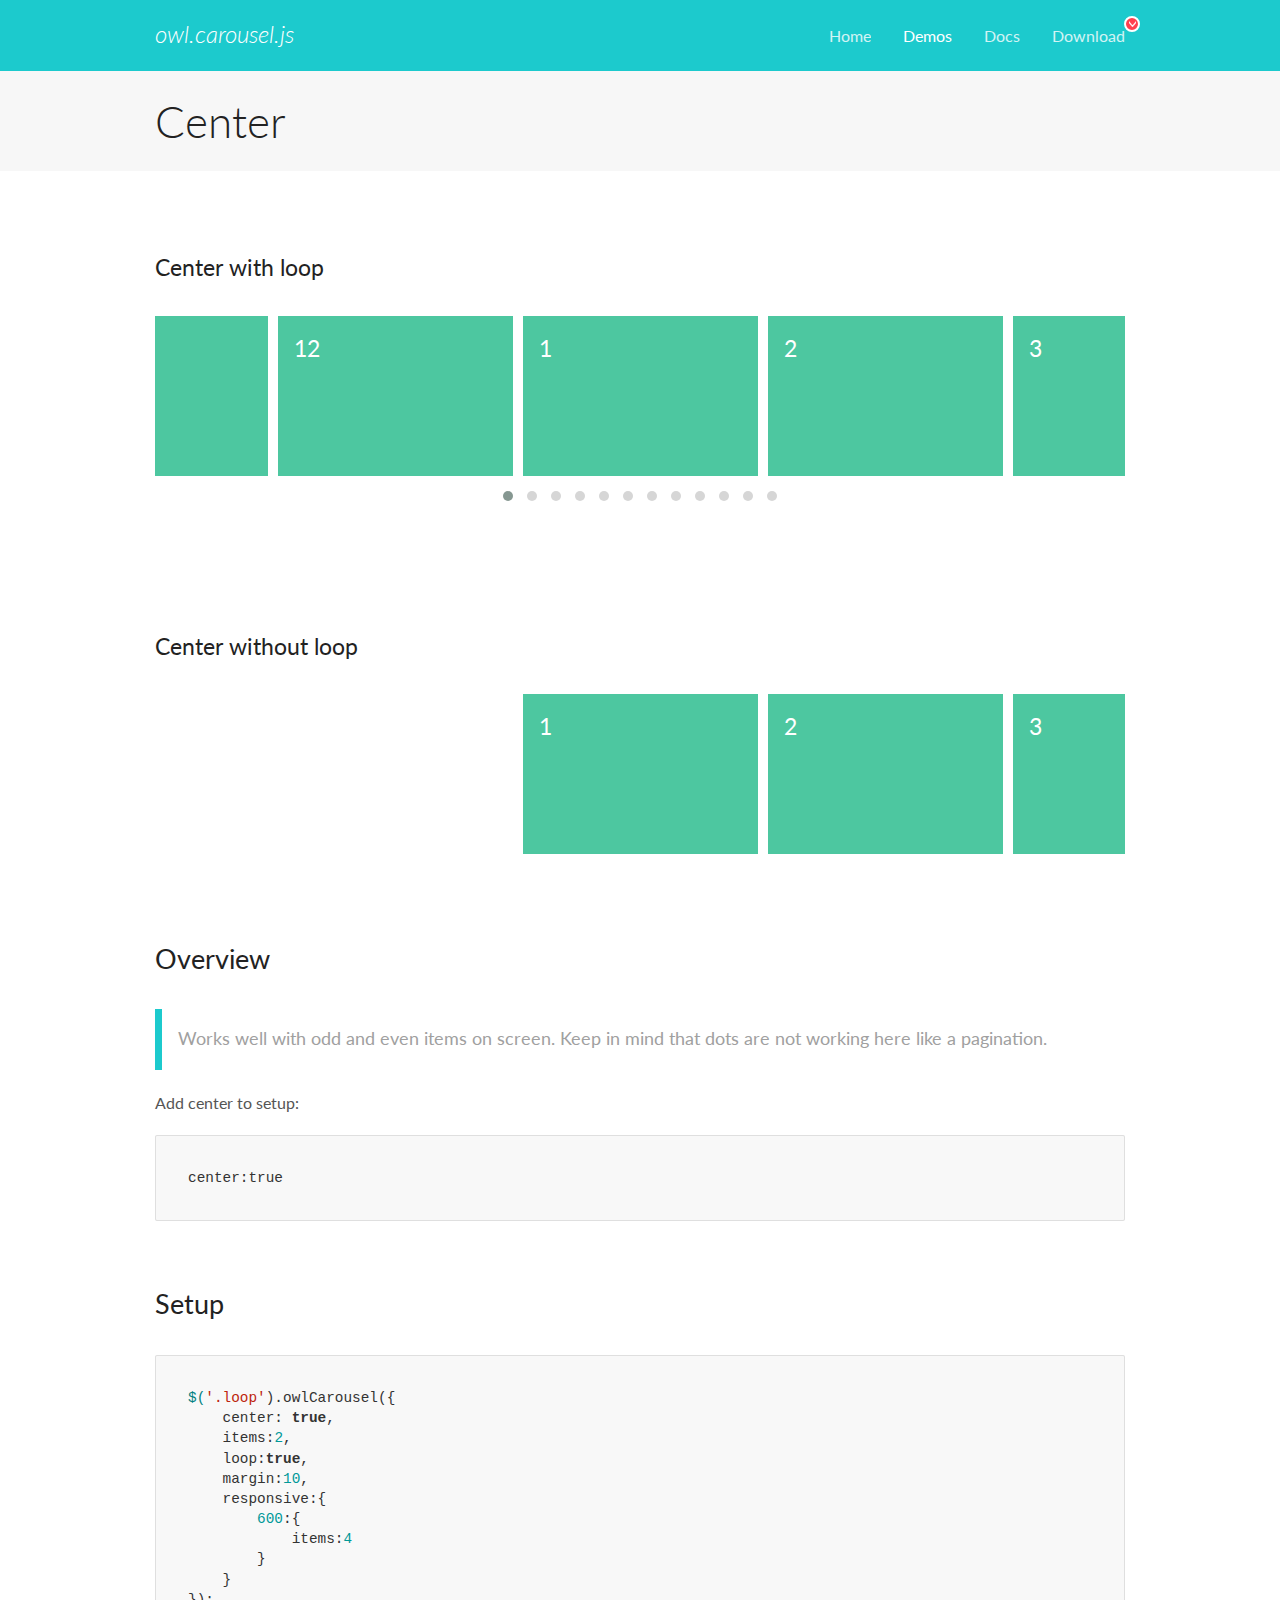
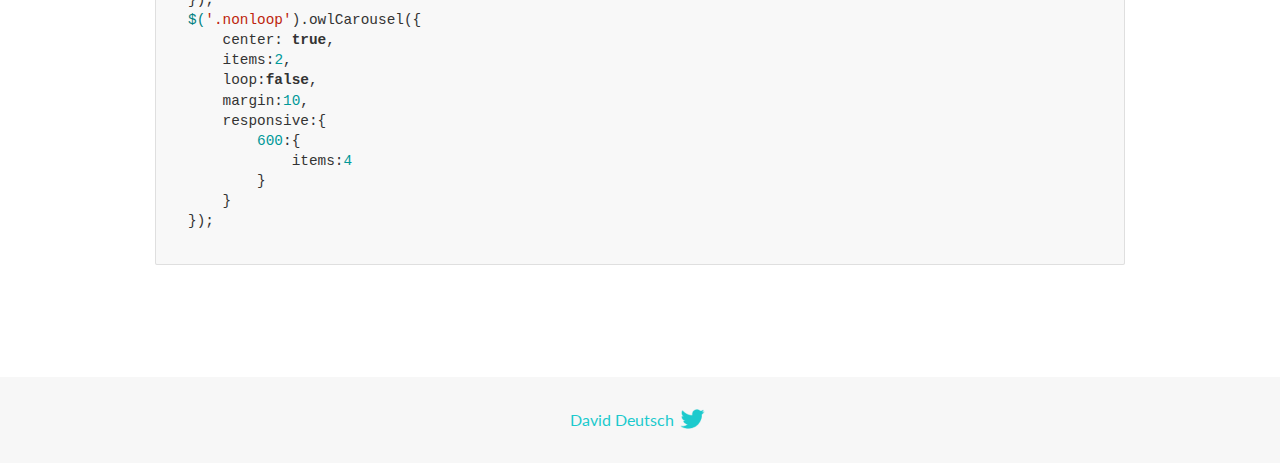
<file: assets/libs/OwlCarousel2-2.3.4/OwlCarousel2-2.3.4/docs/demos/center.html>
<!DOCTYPE html>
<html lang="en">
  <head>

    <!-- head -->
    <meta charset="utf-8">
    <meta name="msapplication-tap-highlight" content="no" />
    <meta name="viewport" content="width=device-width, initial-scale=1.0" />
    <meta name="description" content="Center carousel">
    <meta name="author" content="David Deutsch">
    <title>
      Center Demo | Owl Carousel | 2.3.4
    </title>

    <!-- Stylesheets -->
    <link href='https://fonts.googleapis.com/css?family=Lato:300,400,700,400italic,300italic' rel='stylesheet' type='text/css'>
    <link rel="stylesheet" href="../assets/css/docs.theme.min.css">

    <!-- Owl Stylesheets -->
    <link rel="stylesheet" href="../assets/owlcarousel/assets/owl.carousel.min.css">
    <link rel="stylesheet" href="../assets/owlcarousel/assets/owl.theme.default.min.css">

    <!-- HTML5 shim and Respond.js IE8 support of HTML5 elements and media queries -->

    <!--[if lt IE 9]>
      <script src="https://oss.maxcdn.com/libs/html5shiv/3.7.0/html5shiv.js"></script>
      <script src="https://oss.maxcdn.com/libs/respond.js/1.3.0/respond.min.js"></script>
    <![endif]-->

    <!-- Favicons -->
    <link rel="apple-touch-icon-precomposed" sizes="144x144" href="../assets/ico/apple-touch-icon-144-precomposed.png">
    <link rel="shortcut icon" href="../assets/ico/favicon.png">
    <link rel="shortcut icon" href="favicon.ico">

    <!-- Yeah i know js should not be in header. Its required for demos.-->

    <!-- javascript -->
    <script src="../assets/vendors/jquery.min.js"></script>
    <script src="../assets/owlcarousel/owl.carousel.js"></script>
  </head>
  <body>

    <!-- header -->
    <header class="header">
      <div class="row">
        <div class="large-12 columns">
          <div class="brand left">
            <h3>
              <a href="/OwlCarousel2/">owl.carousel.js</a> 
            </h3>
          </div>
          <a id="toggle-nav" class="right">
            <span></span> <span></span> <span></span> 
          </a> 
          <div class="nav-bar">
            <ul class="clearfix">
              <li> <a href="/OwlCarousel2/index.html">Home</a>  </li>
              <li class="active">
                <a href="/OwlCarousel2/demos/demos.html">Demos</a> 
              </li>
              <li> <a href="/OwlCarousel2/docs/started-welcome.html">Docs</a>  </li>
              <li>
                <a href="https://github.com/OwlCarousel2/OwlCarousel2/archive/2.3.4.zip">Download</a> 
                <span class="download"></span> 
              </li>
            </ul>
          </div>
        </div>
      </div>
    </header>

    <!-- title -->
    <section class="title">
      <div class="row">
        <div class="large-12 columns">
          <h1>Center</h1>
        </div>
      </div>
    </section>

    <!--  Demos -->
    <section id="demos">
      <div class="row">
        <div class="large-12 columns">
          <h4 id="center-with-loop">Center with loop</h4>
          <div class="loop owl-carousel owl-theme">
            <div class="item">
              <h4>1</h4>
            </div>
            <div class="item">
              <h4>2</h4>
            </div>
            <div class="item">
              <h4>3</h4>
            </div>
            <div class="item">
              <h4>4</h4>
            </div>
            <div class="item">
              <h4>5</h4>
            </div>
            <div class="item">
              <h4>6</h4>
            </div>
            <div class="item">
              <h4>7</h4>
            </div>
            <div class="item">
              <h4>8</h4>
            </div>
            <div class="item">
              <h4>9</h4>
            </div>
            <div class="item">
              <h4>10</h4>
            </div>
            <div class="item">
              <h4>11</h4>
            </div>
            <div class="item">
              <h4>12</h4>
            </div>
          </div>
          <br>
          <h4 id="center-without-loop">Center without loop</h4>
          <div class="nonloop owl-carousel">
            <div class="item">
              <h4>1</h4>
            </div>
            <div class="item">
              <h4>2</h4>
            </div>
            <div class="item">
              <h4>3</h4>
            </div>
            <div class="item">
              <h4>4</h4>
            </div>
            <div class="item">
              <h4>5</h4>
            </div>
            <div class="item">
              <h4>6</h4>
            </div>
            <div class="item">
              <h4>7</h4>
            </div>
            <div class="item">
              <h4>8</h4>
            </div>
            <div class="item">
              <h4>9</h4>
            </div>
            <div class="item">
              <h4>10</h4>
            </div>
            <div class="item">
              <h4>11</h4>
            </div>
            <div class="item">
              <h4>12</h4>
            </div>
          </div>
          <h3 id="overview">Overview</h3>
          <blockquote>
            <p>Works well with odd and even items on screen. Keep in mind that dots are not working here like a pagination.</p>
          </blockquote>
          <p>Add center to setup:</p>
          <pre><code>center:true</code></pre>
          <h3 id="setup">Setup</h3>
          <pre><code>$(&#39;.loop&#39;).owlCarousel({
    center: true,
    items:2,
    loop:true,
    margin:10,
    responsive:{
        600:{
            items:4
        }
    }
});
$(&#39;.nonloop&#39;).owlCarousel({
    center: true,
    items:2,
    loop:false,
    margin:10,
    responsive:{
        600:{
            items:4
        }
    }
});</code></pre>
          <script>
            jQuery(document).ready(function($) {
              $('.loop').owlCarousel({
                center: true,
                items: 2,
                loop: true,
                margin: 10,
                responsive: {
                  600: {
                    items: 4
                  }
                }
              });
              $('.nonloop').owlCarousel({
                center: true,
                items: 2,
                loop: false,
                margin: 10,
                responsive: {
                  600: {
                    items: 4
                  }
                }
              });
            });
          </script>
        </div>
      </div>
    </section>

    <!-- footer -->
    <footer class="footer">
      <div class="row">
        <div class="large-12 columns">
          <h5>
            <a href="/OwlCarousel2/docs/support-contact.html">David Deutsch</a> 
            <a id="custom-tweet-button" href="https://twitter.com/share?url=https://github.com/OwlCarousel2/OwlCarousel2&text=Owl Carousel - This is so awesome! " target="_blank"></a> 
          </h5>
        </div>
      </div>
    </footer>

    <!-- vendors -->
    <script src="../assets/vendors/highlight.js"></script>
    <script src="../assets/js/app.js"></script>
  </body>
</html>
</file>
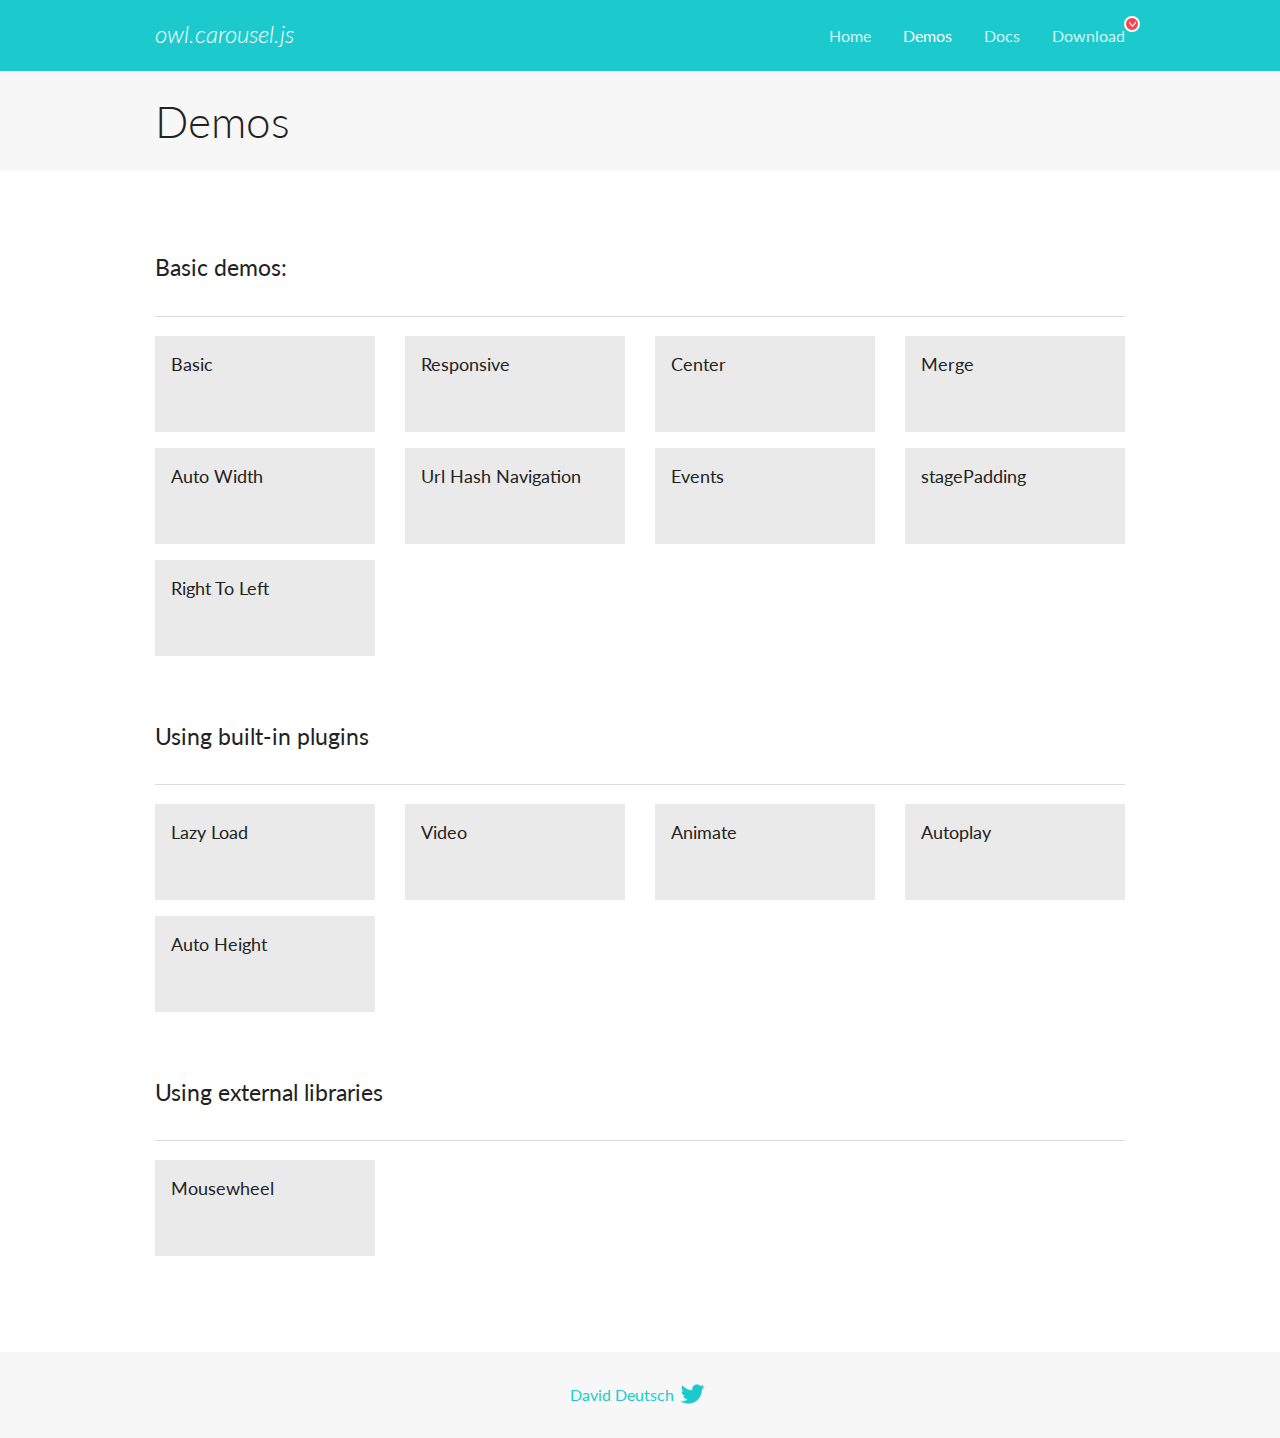
<file: assets/libs/OwlCarousel2-2.3.4/OwlCarousel2-2.3.4/docs/demos/demos.html>
<!DOCTYPE html>
<html lang="en">
  <head>

    <!-- head -->
    <meta charset="utf-8">
    <meta name="msapplication-tap-highlight" content="no" />
    <meta name="viewport" content="width=device-width, initial-scale=1.0" />
    <meta name="description" content="A list of Owl Carousel examples.">
    <meta name="author" content="David Deutsch">
    <title>
      Demos | Owl Carousel | 2.3.4
    </title>

    <!-- Stylesheets -->
    <link href='https://fonts.googleapis.com/css?family=Lato:300,400,700,400italic,300italic' rel='stylesheet' type='text/css'>
    <link rel="stylesheet" href="../assets/css/docs.theme.min.css">

    <!-- Owl Stylesheets -->
    <link rel="stylesheet" href="../assets/owlcarousel/assets/owl.carousel.min.css">
    <link rel="stylesheet" href="../assets/owlcarousel/assets/owl.theme.default.min.css">

    <!-- HTML5 shim and Respond.js IE8 support of HTML5 elements and media queries -->

    <!--[if lt IE 9]>
      <script src="https://oss.maxcdn.com/libs/html5shiv/3.7.0/html5shiv.js"></script>
      <script src="https://oss.maxcdn.com/libs/respond.js/1.3.0/respond.min.js"></script>
    <![endif]-->

    <!-- Favicons -->
    <link rel="apple-touch-icon-precomposed" sizes="144x144" href="../assets/ico/apple-touch-icon-144-precomposed.png">
    <link rel="shortcut icon" href="../assets/ico/favicon.png">
    <link rel="shortcut icon" href="favicon.ico">

    <!-- Yeah i know js should not be in header. Its required for demos.-->

    <!-- javascript -->
    <script src="../assets/vendors/jquery.min.js"></script>
    <script src="../assets/owlcarousel/owl.carousel.js"></script>
  </head>
  <body>

    <!-- header -->
    <header class="header">
      <div class="row">
        <div class="large-12 columns">
          <div class="brand left">
            <h3>
              <a href="/OwlCarousel2/">owl.carousel.js</a> 
            </h3>
          </div>
          <a id="toggle-nav" class="right">
            <span></span> <span></span> <span></span> 
          </a> 
          <div class="nav-bar">
            <ul class="clearfix">
              <li> <a href="/OwlCarousel2/index.html">Home</a>  </li>
              <li class="active">
                <a href="/OwlCarousel2/demos/demos.html">Demos</a> 
              </li>
              <li> <a href="/OwlCarousel2/docs/started-welcome.html">Docs</a>  </li>
              <li>
                <a href="https://github.com/OwlCarousel2/OwlCarousel2/archive/2.3.4.zip">Download</a> 
                <span class="download"></span> 
              </li>
            </ul>
          </div>
        </div>
      </div>
    </header>

    <!-- title -->
    <section class="title">
      <div class="row">
        <div class="large-12 columns">
          <h1>Demos</h1>
        </div>
      </div>
    </section>

    <!--  Demos -->
    <section id="demos">
      <div class="row">
        <div class="large-12 columns">
          <h4 id="basic-demos-">Basic demos:</h4>
          <hr>
          <div class="demo-list">
            <div class="row">
              <div class="small-6 medium-4 large-3 columns">
                <a href="basic.html" class="demo-block">
                  <h5>Basic </h5>
                </a> 
              </div>
              <div class="small-6 medium-4 large-3 columns">
                <a href="responsive.html" class="demo-block">
                  <h5>Responsive </h5>
                </a> 
              </div>
              <div class="small-6 medium-4 large-3 columns">
                <a href="center.html" class="demo-block">
                  <h5>Center </h5>
                </a> 
              </div>
              <div class="small-6 medium-4 large-3 columns">
                <a href="merge.html" class="demo-block">
                  <h5>Merge </h5>
                </a> 
              </div>
              <div class="small-6 medium-4 large-3 columns">
                <a href="autowidth.html" class="demo-block">
                  <h5>Auto Width </h5>
                </a> 
              </div>
              <div class="small-6 medium-4 large-3 columns">
                <a href="urlhashnav.html" class="demo-block">
                  <h5>Url Hash Navigation </h5>
                </a> 
              </div>
              <div class="small-6 medium-4 large-3 columns">
                <a href="events.html" class="demo-block">
                  <h5>Events </h5>
                </a> 
              </div>
              <div class="small-6 medium-4 large-3 columns">
                <a href="stagepadding.html" class="demo-block">
                  <h5>stagePadding </h5>
                </a> 
              </div>
              <div class="small-6 medium-4 large-3 columns">
                <a href="rtl.html" class="demo-block">
                  <h5>Right To Left </h5>
                </a> 
              </div>
            </div>
          </div>
          <h4 id="using-built-in-plugins">Using built-in plugins</h4>
          <hr>
          <div class="demo-list">
            <div class="row">
              <div class="small-6 medium-4 large-3 columns">
                <a href="lazyLoad.html" class="demo-block">
                  <h5>Lazy Load </h5>
                </a> 
              </div>
              <div class="small-6 medium-4 large-3 columns">
                <a href="video.html" class="demo-block">
                  <h5>Video </h5>
                </a> 
              </div>
              <div class="small-6 medium-4 large-3 columns">
                <a href="animate.html" class="demo-block">
                  <h5>Animate </h5>
                </a> 
              </div>
              <div class="small-6 medium-4 large-3 columns">
                <a href="autoplay.html" class="demo-block">
                  <h5>Autoplay </h5>
                </a> 
              </div>
              <div class="small-6 medium-4 large-3 columns">
                <a href="autoheight.html" class="demo-block">
                  <h5>Auto Height </h5>
                </a> 
              </div>
            </div>
          </div>
          <h4 id="using-external-libraries">Using external libraries</h4>
          <hr>
          <div class="demo-list">
            <div class="row">
              <div class="small-6 medium-4 large-3 columns">
                <a href="mousewheel.html" class="demo-block">
                  <h5>Mousewheel </h5>
                </a> 
              </div>
            </div>
          </div>
        </div>
      </div>
    </section>

    <!-- footer -->
    <footer class="footer">
      <div class="row">
        <div class="large-12 columns">
          <h5>
            <a href="/OwlCarousel2/docs/support-contact.html">David Deutsch</a> 
            <a id="custom-tweet-button" href="https://twitter.com/share?url=https://github.com/OwlCarousel2/OwlCarousel2&text=Owl Carousel - This is so awesome! " target="_blank"></a> 
          </h5>
        </div>
      </div>
    </footer>

    <!-- vendors -->
    <script src="../assets/vendors/highlight.js"></script>
    <script src="../assets/js/app.js"></script>
  </body>
</html>
</file>
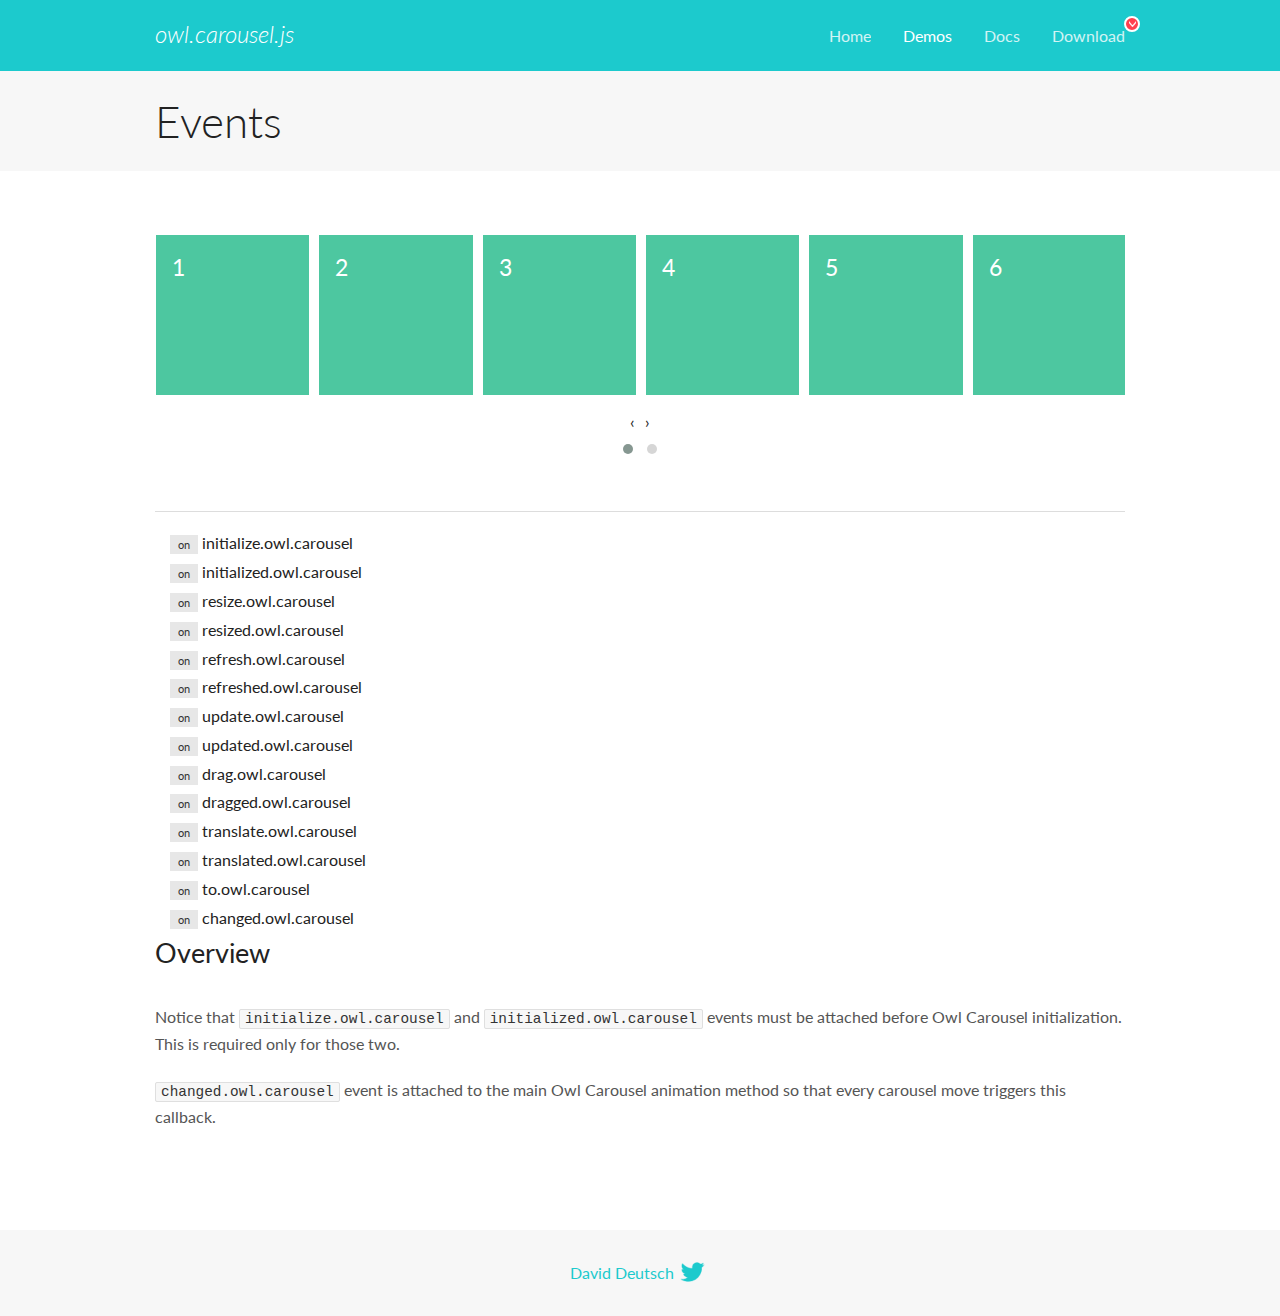
<file: assets/libs/OwlCarousel2-2.3.4/OwlCarousel2-2.3.4/docs/demos/events.html>
<!DOCTYPE html>
<html lang="en">
  <head>

    <!-- head -->
    <meta charset="utf-8">
    <meta name="msapplication-tap-highlight" content="no" />
    <meta name="viewport" content="width=device-width, initial-scale=1.0" />
    <meta name="description" content="Events usage demo">
    <meta name="author" content="David Deutsch">
    <title>
      Events Demo | Owl Carousel | 2.3.4
    </title>

    <!-- Stylesheets -->
    <link href='https://fonts.googleapis.com/css?family=Lato:300,400,700,400italic,300italic' rel='stylesheet' type='text/css'>
    <link rel="stylesheet" href="../assets/css/docs.theme.min.css">

    <!-- Owl Stylesheets -->
    <link rel="stylesheet" href="../assets/owlcarousel/assets/owl.carousel.min.css">
    <link rel="stylesheet" href="../assets/owlcarousel/assets/owl.theme.default.min.css">

    <!-- HTML5 shim and Respond.js IE8 support of HTML5 elements and media queries -->

    <!--[if lt IE 9]>
      <script src="https://oss.maxcdn.com/libs/html5shiv/3.7.0/html5shiv.js"></script>
      <script src="https://oss.maxcdn.com/libs/respond.js/1.3.0/respond.min.js"></script>
    <![endif]-->

    <!-- Favicons -->
    <link rel="apple-touch-icon-precomposed" sizes="144x144" href="../assets/ico/apple-touch-icon-144-precomposed.png">
    <link rel="shortcut icon" href="../assets/ico/favicon.png">
    <link rel="shortcut icon" href="favicon.ico">

    <!-- Yeah i know js should not be in header. Its required for demos.-->

    <!-- javascript -->
    <script src="../assets/vendors/jquery.min.js"></script>
    <script src="../assets/owlcarousel/owl.carousel.js"></script>
  </head>
  <body>

    <!-- header -->
    <header class="header">
      <div class="row">
        <div class="large-12 columns">
          <div class="brand left">
            <h3>
              <a href="/OwlCarousel2/">owl.carousel.js</a> 
            </h3>
          </div>
          <a id="toggle-nav" class="right">
            <span></span> <span></span> <span></span> 
          </a> 
          <div class="nav-bar">
            <ul class="clearfix">
              <li> <a href="/OwlCarousel2/index.html">Home</a>  </li>
              <li class="active">
                <a href="/OwlCarousel2/demos/demos.html">Demos</a> 
              </li>
              <li> <a href="/OwlCarousel2/docs/started-welcome.html">Docs</a>  </li>
              <li>
                <a href="https://github.com/OwlCarousel2/OwlCarousel2/archive/2.3.4.zip">Download</a> 
                <span class="download"></span> 
              </li>
            </ul>
          </div>
        </div>
      </div>
    </header>

    <!-- title -->
    <section class="title">
      <div class="row">
        <div class="large-12 columns">
          <h1>Events</h1>
        </div>
      </div>
    </section>

    <!--  Demos -->
    <section id="demos">
      <div class="row">
        <div class="large-12 columns">
          <div class="owl-carousel owl-theme">
            <div class="item">
              <h4>1</h4>
            </div>
            <div class="item">
              <h4>2</h4>
            </div>
            <div class="item">
              <h4>3</h4>
            </div>
            <div class="item">
              <h4>4</h4>
            </div>
            <div class="item">
              <h4>5</h4>
            </div>
            <div class="item">
              <h4>6</h4>
            </div>
            <div class="item">
              <h4>7</h4>
            </div>
            <div class="item">
              <h4>8</h4>
            </div>
            <div class="item">
              <h4>9</h4>
            </div>
            <div class="item">
              <h4>10</h4>
            </div>
            <div class="item">
              <h4>11</h4>
            </div>
            <div class="item">
              <h4>12</h4>
            </div>
          </div>
          <hr>
          <div class="large-12 columns callbacks">
            <div><span class="label secondary initialize">on</span>  initialize.owl.carousel </div>
            <div><span class="label secondary initialized">on</span>  initialized.owl.carousel </div>
            <div><span class="label secondary resize">on</span>  resize.owl.carousel </div>
            <div><span class="label secondary resized">on</span>  resized.owl.carousel </div>
            <div><span class="label secondary refresh">on</span>  refresh.owl.carousel </div>
            <div><span class="label secondary refreshed">on</span>  refreshed.owl.carousel </div>
            <div><span class="label secondary update">on</span>  update.owl.carousel </div>
            <div><span class="label secondary updated">on</span>  updated.owl.carousel </div>
            <div><span class="label secondary drag">on</span>  drag.owl.carousel </div>
            <div><span class="label secondary dragged">on</span>  dragged.owl.carousel </div>
            <div><span class="label secondary translate">on</span>  translate.owl.carousel </div>
            <div><span class="label secondary translated">on</span>  translated.owl.carousel </div>
            <div><span class="label secondary to">on</span>  to.owl.carousel </div>
            <div><span class="label secondary changed">on</span>  changed.owl.carousel </div>
          </div>
          <h3 id="overview">Overview</h3>
          <p>Notice that <code>initialize.owl.carousel</code> and <code>initialized.owl.carousel</code> events must be attached before Owl Carousel initialization. This is required only for those two.</p>
          <p><code>changed.owl.carousel</code> event is attached to the main Owl Carousel animation method so that every carousel move triggers this callback.</p>
          <script>
            jQuery(document).ready(function($) {
              var owl = $('.owl-carousel');
              owl.on('initialize.owl.carousel initialized.owl.carousel ' +
                'initialize.owl.carousel initialize.owl.carousel ' +
                'resize.owl.carousel resized.owl.carousel ' +
                'refresh.owl.carousel refreshed.owl.carousel ' +
                'update.owl.carousel updated.owl.carousel ' +
                'drag.owl.carousel dragged.owl.carousel ' +
                'translate.owl.carousel translated.owl.carousel ' +
                'to.owl.carousel changed.owl.carousel',
                function(e) {
                  $('.' + e.type)
                    .removeClass('secondary')
                    .addClass('success');
                  window.setTimeout(function() {
                    $('.' + e.type)
                      .removeClass('success')
                      .addClass('secondary');
                  }, 500);
                });
              owl.owlCarousel({
                loop: true,
                nav: true,
                lazyLoad: true,
                margin: 10,
                video: true,
                responsive: {
                  0: {
                    items: 1
                  },
                  600: {
                    items: 3
                  },
                  960: {
                    items: 5,
                  },
                  1200: {
                    items: 6
                  }
                }
              });
            });
          </script>
        </div>
      </div>
    </section>

    <!-- footer -->
    <footer class="footer">
      <div class="row">
        <div class="large-12 columns">
          <h5>
            <a href="/OwlCarousel2/docs/support-contact.html">David Deutsch</a> 
            <a id="custom-tweet-button" href="https://twitter.com/share?url=https://github.com/OwlCarousel2/OwlCarousel2&text=Owl Carousel - This is so awesome! " target="_blank"></a> 
          </h5>
        </div>
      </div>
    </footer>

    <!-- vendors -->
    <script src="../assets/vendors/highlight.js"></script>
    <script src="../assets/js/app.js"></script>
  </body>
</html>
</file>
<file: assets/libs/themify-icons-font/themify-icons/themify-icons.css>
@font-face {
	font-family: 'themify';
	src:url('fonts/themify.eot?-fvbane');
	src:url('fonts/themify.eot?#iefix-fvbane') format('embedded-opentype'),
		url('fonts/themify.woff?-fvbane') format('woff'),
		url('fonts/themify.ttf?-fvbane') format('truetype'),
		url('fonts/themify.svg?-fvbane#themify') format('svg');
	font-weight: normal;
	font-style: normal;
}

[class^="ti-"], [class*=" ti-"] {
	font-family: 'themify';
	speak: none;
	font-style: normal;
	font-weight: normal;
	font-variant: normal;
	text-transform: none;
	line-height: 1;

	/* Better Font Rendering =========== */
	-webkit-font-smoothing: antialiased;
	-moz-osx-font-smoothing: grayscale;
}

.ti-wand:before {
	content: "\e600";
}
.ti-volume:before {
	content: "\e601";
}
.ti-user:before {
	content: "\e602";
}
.ti-unlock:before {
	content: "\e603";
}
.ti-unlink:before {
	content: "\e604";
}
.ti-trash:before {
	content: "\e605";
}
.ti-thought:before {
	content: "\e606";
}
.ti-target:before {
	content: "\e607";
}
.ti-tag:before {
	content: "\e608";
}
.ti-tablet:before {
	content: "\e609";
}
.ti-star:before {
	content: "\e60a";
}
.ti-spray:before {
	content: "\e60b";
}
.ti-signal:before {
	content: "\e60c";
}
.ti-shopping-cart:before {
	content: "\e60d";
}
.ti-shopping-cart-full:before {
	content: "\e60e";
}
.ti-settings:before {
	content: "\e60f";
}
.ti-search:before {
	content: "\e610";
}
.ti-zoom-in:before {
	content: "\e611";
}
.ti-zoom-out:before {
	content: "\e612";
}
.ti-cut:before {
	content: "\e613";
}
.ti-ruler:before {
	content: "\e614";
}
.ti-ruler-pencil:before {
	content: "\e615";
}
.ti-ruler-alt:before {
	content: "\e616";
}
.ti-bookmark:before {
	content: "\e617";
}
.ti-bookmark-alt:before {
	content: "\e618";
}
.ti-reload:before {
	content: "\e619";
}
.ti-plus:before {
	content: "\e61a";
}
.ti-pin:before {
	content: "\e61b";
}
.ti-pencil:before {
	content: "\e61c";
}
.ti-pencil-alt:before {
	content: "\e61d";
}
.ti-paint-roller:before {
	content: "\e61e";
}
.ti-paint-bucket:before {
	content: "\e61f";
}
.ti-na:before {
	content: "\e620";
}
.ti-mobile:before {
	content: "\e621";
}
.ti-minus:before {
	content: "\e622";
}
.ti-medall:before {
	content: "\e623";
}
.ti-medall-alt:before {
	content: "\e624";
}
.ti-marker:before {
	content: "\e625";
}
.ti-marker-alt:before {
	content: "\e626";
}
.ti-arrow-up:before {
	content: "\e627";
}
.ti-arrow-right:before {
	content: "\e628";
}
.ti-arrow-left:before {
	content: "\e629";
}
.ti-arrow-down:before {
	content: "\e62a";
}
.ti-lock:before {
	content: "\e62b";
}
.ti-location-arrow:before {
	content: "\e62c";
}
.ti-link:before {
	content: "\e62d";
}
.ti-layout:before {
	content: "\e62e";
}
.ti-layers:before {
	content: "\e62f";
}
.ti-layers-alt:before {
	content: "\e630";
}
.ti-key:before {
	content: "\e631";
}
.ti-import:before {
	content: "\e632";
}
.ti-image:before {
	content: "\e633";
}
.ti-heart:before {
	content: "\e634";
}
.ti-heart-broken:before {
	content: "\e635";
}
.ti-hand-stop:before {
	content: "\e636";
}
.ti-hand-open:before {
	content: "\e637";
}
.ti-hand-drag:before {
	content: "\e638";
}
.ti-folder:before {
	content: "\e639";
}
.ti-flag:before {
	content: "\e63a";
}
.ti-flag-alt:before {
	content: "\e63b";
}
.ti-flag-alt-2:before {
	content: "\e63c";
}
.ti-eye:before {
	content: "\e63d";
}
.ti-export:before {
	content: "\e63e";
}
.ti-exchange-vertical:before {
	content: "\e63f";
}
.ti-desktop:before {
	content: "\e640";
}
.ti-cup:before {
	content: "\e641";
}
.ti-crown:before {
	content: "\e642";
}
.ti-comments:before {
	content: "\e643";
}
.ti-comment:before {
	content: "\e644";
}
.ti-comment-alt:before {
	content: "\e645";
}
.ti-close:before {
	content: "\e646";
}
.ti-clip:before {
	content: "\e647";
}
.ti-angle-up:before {
	content: "\e648";
}
.ti-angle-right:before {
	content: "\e649";
}
.ti-angle-left:before {
	content: "\e64a";
}
.ti-angle-down:before {
	content: "\e64b";
}
.ti-check:before {
	content: "\e64c";
}
.ti-check-box:before {
	content: "\e64d";
}
.ti-camera:before {
	content: "\e64e";
}
.ti-announcement:before {
	content: "\e64f";
}
.ti-brush:before {
	content: "\e650";
}
.ti-briefcase:before {
	content: "\e651";
}
.ti-bolt:before {
	content: "\e652";
}
.ti-bolt-alt:before {
	content: "\e653";
}
.ti-blackboard:before {
	content: "\e654";
}
.ti-bag:before {
	content: "\e655";
}
.ti-move:before {
	content: "\e656";
}
.ti-arrows-vertical:before {
	content: "\e657";
}
.ti-arrows-horizontal:before {
	content: "\e658";
}
.ti-fullscreen:before {
	content: "\e659";
}
.ti-arrow-top-right:before {
	content: "\e65a";
}
.ti-arrow-top-left:before {
	content: "\e65b";
}
.ti-arrow-circle-up:before {
	content: "\e65c";
}
.ti-arrow-circle-right:before {
	content: "\e65d";
}
.ti-arrow-circle-left:before {
	content: "\e65e";
}
.ti-arrow-circle-down:before {
	content: "\e65f";
}
.ti-angle-double-up:before {
	content: "\e660";
}
.ti-angle-double-right:before {
	content: "\e661";
}
.ti-angle-double-left:before {
	content: "\e662";
}
.ti-angle-double-down:before {
	content: "\e663";
}
.ti-zip:before {
	content: "\e664";
}
.ti-world:before {
	content: "\e665";
}
.ti-wheelchair:before {
	content: "\e666";
}
.ti-view-list:before {
	content: "\e667";
}
.ti-view-list-alt:before {
	content: "\e668";
}
.ti-view-grid:before {
	content: "\e669";
}
.ti-uppercase:before {
	content: "\e66a";
}
.ti-upload:before {
	content: "\e66b";
}
.ti-underline:before {
	content: "\e66c";
}
.ti-truck:before {
	content: "\e66d";
}
.ti-timer:before {
	content: "\e66e";
}
.ti-ticket:before {
	content: "\e66f";
}
.ti-thumb-up:before {
	content: "\e670";
}
.ti-thumb-down:before {
	content: "\e671";
}
.ti-text:before {
	content: "\e672";
}
.ti-stats-up:before {
	content: "\e673";
}
.ti-stats-down:before {
	content: "\e674";
}
.ti-split-v:before {
	content: "\e675";
}
.ti-split-h:before {
	content: "\e676";
}
.ti-smallcap:before {
	content: "\e677";
}
.ti-shine:before {
	content: "\e678";
}
.ti-shift-right:before {
	content: "\e679";
}
.ti-shift-left:before {
	content: "\e67a";
}
.ti-shield:before {
	content: "\e67b";
}
.ti-notepad:before {
	content: "\e67c";
}
.ti-server:before {
	content: "\e67d";
}
.ti-quote-right:before {
	content: "\e67e";
}
.ti-quote-left:before {
	content: "\e67f";
}
.ti-pulse:before {
	content: "\e680";
}
.ti-printer:before {
	content: "\e681";
}
.ti-power-off:before {
	content: "\e682";
}
.ti-plug:before {
	content: "\e683";
}
.ti-pie-chart:before {
	content: "\e684";
}
.ti-paragraph:before {
	content: "\e685";
}
.ti-panel:before {
	content: "\e686";
}
.ti-package:before {
	content: "\e687";
}
.ti-music:before {
	content: "\e688";
}
.ti-music-alt:before {
	content: "\e689";
}
.ti-mouse:before {
	content: "\e68a";
}
.ti-mouse-alt:before {
	content: "\e68b";
}
.ti-money:before {
	content: "\e68c";
}
.ti-microphone:before {
	content: "\e68d";
}
.ti-menu:before {
	content: "\e68e";
}
.ti-menu-alt:before {
	content: "\e68f";
}
.ti-map:before {
	content: "\e690";
}
.ti-map-alt:before {
	content: "\e691";
}
.ti-loop:before {
	content: "\e692";
}
.ti-location-pin:before {
	content: "\e693";
}
.ti-list:before {
	content: "\e694";
}
.ti-light-bulb:before {
	content: "\e695";
}
.ti-Italic:before {
	content: "\e696";
}
.ti-info:before {
	content: "\e697";
}
.ti-infinite:before {
	content: "\e698";
}
.ti-id-badge:before {
	content: "\e699";
}
.ti-hummer:before {
	content: "\e69a";
}
.ti-home:before {
	content: "\e69b";
}
.ti-help:before {
	content: "\e69c";
}
.ti-headphone:before {
	content: "\e69d";
}
.ti-harddrives:before {
	content: "\e69e";
}
.ti-harddrive:before {
	content: "\e69f";
}
.ti-gift:before {
	content: "\e6a0";
}
.ti-game:before {
	content: "\e6a1";
}
.ti-filter:before {
	content: "\e6a2";
}
.ti-files:before {
	content: "\e6a3";
}
.ti-file:before {
	content: "\e6a4";
}
.ti-eraser:before {
	content: "\e6a5";
}
.ti-envelope:before {
	content: "\e6a6";
}
.ti-download:before {
	content: "\e6a7";
}
.ti-direction:before {
	content: "\e6a8";
}
.ti-direction-alt:before {
	content: "\e6a9";
}
.ti-dashboard:before {
	content: "\e6aa";
}
.ti-control-stop:before {
	content: "\e6ab";
}
.ti-control-shuffle:before {
	content: "\e6ac";
}
.ti-control-play:before {
	content: "\e6ad";
}
.ti-control-pause:before {
	content: "\e6ae";
}
.ti-control-forward:before {
	content: "\e6af";
}
.ti-control-backward:before {
	content: "\e6b0";
}
.ti-cloud:before {
	content: "\e6b1";
}
.ti-cloud-up:before {
	content: "\e6b2";
}
.ti-cloud-down:before {
	content: "\e6b3";
}
.ti-clipboard:before {
	content: "\e6b4";
}
.ti-car:before {
	content: "\e6b5";
}
.ti-calendar:before {
	content: "\e6b6";
}
.ti-book:before {
	content: "\e6b7";
}
.ti-bell:before {
	content: "\e6b8";
}
.ti-basketball:before {
	content: "\e6b9";
}
.ti-bar-chart:before {
	content: "\e6ba";
}
.ti-bar-chart-alt:before {
	content: "\e6bb";
}
.ti-back-right:before {
	content: "\e6bc";
}
.ti-back-left:before {
	content: "\e6bd";
}
.ti-arrows-corner:before {
	content: "\e6be";
}
.ti-archive:before {
	content: "\e6bf";
}
.ti-anchor:before {
	content: "\e6c0";
}
.ti-align-right:before {
	content: "\e6c1";
}
.ti-align-left:before {
	content: "\e6c2";
}
.ti-align-justify:before {
	content: "\e6c3";
}
.ti-align-center:before {
	content: "\e6c4";
}
.ti-alert:before {
	content: "\e6c5";
}
.ti-alarm-clock:before {
	content: "\e6c6";
}
.ti-agenda:before {
	content: "\e6c7";
}
.ti-write:before {
	content: "\e6c8";
}
.ti-window:before {
	content: "\e6c9";
}
.ti-widgetized:before {
	content: "\e6ca";
}
.ti-widget:before {
	content: "\e6cb";
}
.ti-widget-alt:before {
	content: "\e6cc";
}
.ti-wallet:before {
	content: "\e6cd";
}
.ti-video-clapper:before {
	content: "\e6ce";
}
.ti-video-camera:before {
	content: "\e6cf";
}
.ti-vector:before {
	content: "\e6d0";
}
.ti-themify-logo:before {
	content: "\e6d1";
}
.ti-themify-favicon:before {
	content: "\e6d2";
}
.ti-themify-favicon-alt:before {
	content: "\e6d3";
}
.ti-support:before {
	content: "\e6d4";
}
.ti-stamp:before {
	content: "\e6d5";
}
.ti-split-v-alt:before {
	content: "\e6d6";
}
.ti-slice:before {
	content: "\e6d7";
}
.ti-shortcode:before {
	content: "\e6d8";
}
.ti-shift-right-alt:before {
	content: "\e6d9";
}
.ti-shift-left-alt:before {
	content: "\e6da";
}
.ti-ruler-alt-2:before {
	content: "\e6db";
}
.ti-receipt:before {
	content: "\e6dc";
}
.ti-pin2:before {
	content: "\e6dd";
}
.ti-pin-alt:before {
	content: "\e6de";
}
.ti-pencil-alt2:before {
	content: "\e6df";
}
.ti-palette:before {
	content: "\e6e0";
}
.ti-more:before {
	content: "\e6e1";
}
.ti-more-alt:before {
	content: "\e6e2";
}
.ti-microphone-alt:before {
	content: "\e6e3";
}
.ti-magnet:before {
	content: "\e6e4";
}
.ti-line-double:before {
	content: "\e6e5";
}
.ti-line-dotted:before {
	content: "\e6e6";
}
.ti-line-dashed:before {
	content: "\e6e7";
}
.ti-layout-width-full:before {
	content: "\e6e8";
}
.ti-layout-width-default:before {
	content: "\e6e9";
}
.ti-layout-width-default-alt:before {
	content: "\e6ea";
}
.ti-layout-tab:before {
	content: "\e6eb";
}
.ti-layout-tab-window:before {
	content: "\e6ec";
}
.ti-layout-tab-v:before {
	content: "\e6ed";
}
.ti-layout-tab-min:before {
	content: "\e6ee";
}
.ti-layout-slider:before {
	content: "\e6ef";
}
.ti-layout-slider-alt:before {
	content: "\e6f0";
}
.ti-layout-sidebar-right:before {
	content: "\e6f1";
}
.ti-layout-sidebar-none:before {
	content: "\e6f2";
}
.ti-layout-sidebar-left:before {
	content: "\e6f3";
}
.ti-layout-placeholder:before {
	content: "\e6f4";
}
.ti-layout-menu:before {
	content: "\e6f5";
}
.ti-layout-menu-v:before {
	content: "\e6f6";
}
.ti-layout-menu-separated:before {
	content: "\e6f7";
}
.ti-layout-menu-full:before {
	content: "\e6f8";
}
.ti-layout-media-right-alt:before {
	content: "\e6f9";
}
.ti-layout-media-right:before {
	content: "\e6fa";
}
.ti-layout-media-overlay:before {
	content: "\e6fb";
}
.ti-layout-media-overlay-alt:before {
	content: "\e6fc";
}
.ti-layout-media-overlay-alt-2:before {
	content: "\e6fd";
}
.ti-layout-media-left-alt:before {
	content: "\e6fe";
}
.ti-layout-media-left:before {
	content: "\e6ff";
}
.ti-layout-media-center-alt:before {
	content: "\e700";
}
.ti-layout-media-center:before {
	content: "\e701";
}
.ti-layout-list-thumb:before {
	content: "\e702";
}
.ti-layout-list-thumb-alt:before {
	content: "\e703";
}
.ti-layout-list-post:before {
	content: "\e704";
}
.ti-layout-list-large-image:before {
	content: "\e705";
}
.ti-layout-line-solid:before {
	content: "\e706";
}
.ti-layout-grid4:before {
	content: "\e707";
}
.ti-layout-grid3:before {
	content: "\e708";
}
.ti-layout-grid2:before {
	content: "\e709";
}
.ti-layout-grid2-thumb:before {
	content: "\e70a";
}
.ti-layout-cta-right:before {
	content: "\e70b";
}
.ti-layout-cta-left:before {
	content: "\e70c";
}
.ti-layout-cta-center:before {
	content: "\e70d";
}
.ti-layout-cta-btn-right:before {
	content: "\e70e";
}
.ti-layout-cta-btn-left:before {
	content: "\e70f";
}
.ti-layout-column4:before {
	content: "\e710";
}
.ti-layout-column3:before {
	content: "\e711";
}
.ti-layout-column2:before {
	content: "\e712";
}
.ti-layout-accordion-separated:before {
	content: "\e713";
}
.ti-layout-accordion-merged:before {
	content: "\e714";
}
.ti-layout-accordion-list:before {
	content: "\e715";
}
.ti-ink-pen:before {
	content: "\e716";
}
.ti-info-alt:before {
	content: "\e717";
}
.ti-help-alt:before {
	content: "\e718";
}
.ti-headphone-alt:before {
	content: "\e719";
}
.ti-hand-point-up:before {
	content: "\e71a";
}
.ti-hand-point-right:before {
	content: "\e71b";
}
.ti-hand-point-left:before {
	content: "\e71c";
}
.ti-hand-point-down:before {
	content: "\e71d";
}
.ti-gallery:before {
	content: "\e71e";
}
.ti-face-smile:before {
	content: "\e71f";
}
.ti-face-sad:before {
	content: "\e720";
}
.ti-credit-card:before {
	content: "\e721";
}
.ti-control-skip-forward:before {
	content: "\e722";
}
.ti-control-skip-backward:before {
	content: "\e723";
}
.ti-control-record:before {
	content: "\e724";
}
.ti-control-eject:before {
	content: "\e725";
}
.ti-comments-smiley:before {
	content: "\e726";
}
.ti-brush-alt:before {
	content: "\e727";
}
.ti-youtube:before {
	content: "\e728";
}
.ti-vimeo:before {
	content: "\e729";
}
.ti-twitter:before {
	content: "\e72a";
}
.ti-time:before {
	content: "\e72b";
}
.ti-tumblr:before {
	content: "\e72c";
}
.ti-skype:before {
	content: "\e72d";
}
.ti-share:before {
	content: "\e72e";
}
.ti-share-alt:before {
	content: "\e72f";
}
.ti-rocket:before {
	content: "\e730";
}
.ti-pinterest:before {
	content: "\e731";
}
.ti-new-window:before {
	content: "\e732";
}
.ti-microsoft:before {
	content: "\e733";
}
.ti-list-ol:before {
	content: "\e734";
}
.ti-linkedin:before {
	content: "\e735";
}
.ti-layout-sidebar-2:before {
	content: "\e736";
}
.ti-layout-grid4-alt:before {
	content: "\e737";
}
.ti-layout-grid3-alt:before {
	content: "\e738";
}
.ti-layout-grid2-alt:before {
	content: "\e739";
}
.ti-layout-column4-alt:before {
	content: "\e73a";
}
.ti-layout-column3-alt:before {
	content: "\e73b";
}
.ti-layout-column2-alt:before {
	content: "\e73c";
}
.ti-instagram:before {
	content: "\e73d";
}
.ti-google:before {
	content: "\e73e";
}
.ti-github:before {
	content: "\e73f";
}
.ti-flickr:before {
	content: "\e740";
}
.ti-facebook:before {
	content: "\e741";
}
.ti-dropbox:before {
	content: "\e742";
}
.ti-dribbble:before {
	content: "\e743";
}
.ti-apple:before {
	content: "\e744";
}
.ti-android:before {
	content: "\e745";
}
.ti-save:before {
	content: "\e746";
}
.ti-save-alt:before {
	content: "\e747";
}
.ti-yahoo:before {
	content: "\e748";
}
.ti-wordpress:before {
	content: "\e749";
}
.ti-vimeo-alt:before {
	content: "\e74a";
}
.ti-twitter-alt:before {
	content: "\e74b";
}
.ti-tumblr-alt:before {
	content: "\e74c";
}
.ti-trello:before {
	content: "\e74d";
}
.ti-stack-overflow:before {
	content: "\e74e";
}
.ti-soundcloud:before {
	content: "\e74f";
}
.ti-sharethis:before {
	content: "\e750";
}
.ti-sharethis-alt:before {
	content: "\e751";
}
.ti-reddit:before {
	content: "\e752";
}
.ti-pinterest-alt:before {
	content: "\e753";
}
.ti-microsoft-alt:before {
	content: "\e754";
}
.ti-linux:before {
	content: "\e755";
}
.ti-jsfiddle:before {
	content: "\e756";
}
.ti-joomla:before {
	content: "\e757";
}
.ti-html5:before {
	content: "\e758";
}
.ti-flickr-alt:before {
	content: "\e759";
}
.ti-email:before {
	content: "\e75a";
}
.ti-drupal:before {
	content: "\e75b";
}
.ti-dropbox-alt:before {
	content: "\e75c";
}
.ti-css3:before {
	content: "\e75d";
}
.ti-rss:before {
	content: "\e75e";
}
.ti-rss-alt:before {
	content: "\e75f";
}
</file>
<file: css/style.css>
:root {
    --default_blue: #353196;
    --default_font: 'Poppins', sans-serif;
    --bg_greay: #f7f7f7;
}

.section_padding {
    padding-left: 5em;
    padding-right: 5em;
}

.fixed_nav {
    position: fixed;
    background: #fff;
    z-index: 9999;
    width: 100%;
    box-shadow: 6px 2px 12px 7px rgba(0, 0, 0, 0.3);
    transition: all 0.5s ease;
}

a {
    text-decoration: none;
}

.blue_text {
    color: var(--default_blue);
}

body {
    font-family: var(--default_font);
}

.v_align {
    text-align: center;
}

.default_btn {
    border: none;
    background: var(--default_blue);
    color: #fff;
    padding: 0.6em;
    border-radius: 30px;
    outline: none;
}

.default_btn_alt {
    border: none;
    background: var(--default_blue);
    color: #fff;
    border-radius: 30px;
    outline: none;
    padding: 1em 1.5em;
}


.bg_circle {
    position: absolute;
    top: 87em;
    left: 80%;
    width: 120px;
    height: 120px;
    border-radius: 100%;
    border: 3px solid var(--default_blue);
    opacity: 0.2;
    background: transparent;
    animation: floatDown 6s ease-in-out infinite;
}

.bg_circle_alt {
    top: 1em;
    left: 60%;
    width: 120px;
    height: 120px;
    border-radius: 100%;
    border: 3px solid var(--default_blue);
    opacity: 0.2;
    background: transparent;
    animation: floatDown 6s ease-in-out infinite;
    position: relative;
}

@keyframes floatDown {
    0% {
        box-shadow: 0 5px 15px 0px rgba(0, 0, 0, 0.6);
        transform: translatey(0px);
    }

    50% {
        box-shadow: 0 25px 15px 0px rgba(0, 0, 0, 0.2);
        transform: translatey(80px);
    }

    100% {
        box-shadow: 0 5px 15px 0px rgba(0, 0, 0, 0.6);
        transform: translatey(0px);
    }
}


/****navigation****/

nav {
    padding: 1.5em;
}

.logo {
    float: left;
}

.nav_link_holder {
    position: relative;
    left: 72%;
    display: flex;
    width: fit-content;
}

.toggle-icon {
    float: right;
    width: fit-content;
    margin-top: -25px;
    display: none;
}
.bar {
	width:21px;
	margin:5px 0;
	text-align:center;
	border: 2px solid var(--default_blue);
	display:block;
	border-radius:4px;
}

.bar:nth-child(even){
	width:31px;
}

/*mobile navigation**/
.mobile_nav{
    width: 100%;
    position: fixed;
    height: 0;
    top: 3.8em;
    background-color: var(--bg_greay);
    overflow-x: hidden;
    z-index: 99999;
    transition: all 0.4s ease-in;
    
}


.mobile_nav_content a{
    padding: 10px;
    text-decoration: none;
    display: block;
    color: var(--default_blue);
}

.nav_inner ul{
    list-style: none;
    padding: 0 1em;
}

.slide{
    height: 30vh;
}


/******hero*****/

.hero {
    background: url("../assets/images/hero_img.jpg");
    background-position: center;
    background-size: cover;
    background-attachment: fixed;
    min-height: 80vh;
}

.hero_text_holder {
    display: flex;
    align-items: center;
    min-height: 60vh;
    width: 50%;
    color: #f5f5f5;
}

.hero_text h1{
    font-size: 50px;
    font-weight: bold;
}

.hero_form {
    display: flex;
}

.hero_form form {
    display: flex;
}

.hero_form input {
    border: none;
    border-radius: 35px;
    padding: 0 10px;
    outline: none;
    width: 60%;
}

.hero_form button {
    margin-left: -10%;
}

/****benefits card***/

.section_head {
    width: 250px;
    margin: 0 auto;
    text-align: center;
}

.section_head hr {
    width: 20%;
    border-top: 2px solid var(--default_blue);
}

.why {
    background: var(--bg_greay);
}

.why_card {
    margin-top: -25%;
    border-radius: 10px;
    background: #fff;
    box-shadow: 0 2px 15.64px 0.36px rgba(43, 40, 122, 0.25), 0 3px 12px 0.75px rgba(43, 40, 122, 0.14);
}

.why_card_content {
    padding: 1.5em;
}

.card_icon_holder {
    margin: 0 auto;
    width: fit-content;

}

.card_icon_holder i {
    font-size: 40px;
}

.why_card p,
.number_holder p,
.currency_text_holder p,
.contract_info p {
    color: #9c9a9a;
}


/**supported currency section**/
.currency_text_holder {
    display: flex;
    align-items: center;
    min-height: 80vh;
}

.currency_img_holder {
    min-width: 100%;
}

/***how**/
.how{
    background: var(--default_blue);
    min-height: 80vh;
}

.vid_holder{
    display: flex;
    align-items: center;
    min-height: 80vh;
}

.how_text_holder{
    display: flex;
    align-items: center;
    min-height: 70vh;
}

.how_text{
    display: flex;
}

.how_text h4,
.how_text p{
    color: lightgray;
}

.how_text i{
    color: #e69317;
    font-size: 25px;
}

/***purchase a contract***/
.conract_card {
    background: #e69317;
    border-radius: 10px;
    box-shadow: 0 2px 15.64px 0.36px rgba(43, 40, 122, 0.25), 0 3px 12px 0.75px rgba(43, 40, 122, 0.14);
    color: #f5f5f5;
    padding: 1.5em 1em;
}

.contract_info {
    padding: 0 1.5em;
}

.contact_text_holder{
    display: flex;
    align-items: center;
    min-height: 50vh;
}

/**referral plan*/
.referral_plan {
    background: var(--bg_greay);
}

.ref_img_holder {
    display: flex;
    align-items: center;
    min-height: 50vh;
}

/***faq***/
.faq {
    background: var(--bg_greay);
}

.accordion {
    color: var(--default_blue);
    cursor: pointer;
    padding: 18px;
    width: 100%;
    border: none;
    text-align: left;
    outline: none !important;
    font-size: 16px;
    transition: all ease 0.4s;
}

.accordion .active,
.accordion:hover {
    background-color: var(--default_blue);
    color: #f5f5f5;
}

.accordion:after {
    content: '\002B';
    color: #f5f5f5;
    font-weight: bold;
    float: right;
    margin-left: 5px;
    font-size: 20px;

}

.active:after {
    content: "\2212";
}

.faq_answer {
    padding: 0 28px;
    max-height: 0;
    color: var(--default_blue);
    overflow: hidden;
    transition: max-height 0.2s ease-out;
}

.faq_answer p {
    font-size: 16px;
    padding: 12px;
}


/**contract plans***/
.contract_card {
    border-radius: 10px;
    background: #e69317;
    box-shadow: 0 2px 15.64px 0.36px rgba(43, 40, 122, 0.25), 0 3px 12px 0.75px rgba(43, 40, 122, 0.14);
    width: 80%;
}

.contract_card_inner{
    padding: 1.5em;
    color: #f5f5f5;
}

.rec{
    background-color: green;
    color: #f5f5f5;
    padding: 0.5em;
    border-radius: 10px;
    font-size: 11px;
}


/***contact section***/
.contact_info{
    font-weight: bold;
}

.contact_text_holder{
    padding: 0 0.5em;
}

/***footer***/
footer{
    background-color: var(--bg_greay);
}

.social_icons a{
    margin: 0 0.5em;
}

.social_icons i{
    font-size: 20px;

}

.accepted_img_holder{
    width: 200px;
}

.copy{
    color: gray;
}

/***login***/

.login_img_holder {
    display: flex;
    align-items: center;
    min-height: 100vh;
}

.signup_img_holder {
    padding: 2em;
}

.login_form_holder {
    display: flex;
    align-items: center;
    min-height: 100vh;
}

.login_form_content {
    padding: 1em;
}

.input_holder {
    display: flex;
}

.input_holder input,
.input_holder textarea {
    width: 100%;
    padding: 0.6em 1em;
    background: #f5f5f5;
    border: none;
    border-radius: 30px;
    outline: none;
    box-shadow: inset 18px 18px 30px 0 #D1D9E6;
}

.forgot {
    float: right;
    margin-top: 20px;
}

.remember {
    float: left;
    margin-top: 20px;
    color: var(--default_blue);
}

@media screen and (max-width: 996px) {
    .section_padding {
        padding-right: 1.5em;
        padding-left: 1.5em;
    }

    .bg_circle {
        left: 10%;
    }

    .toggle-icon {
        display: block; 
    }

    nav {
        padding: 1.2em;
    }

    .nav_link_holder {
        display: none;
    }

    .logo {
        float: none;
    }

    .hero_text_holder {
        width: 100%;
    }

    .hero_text h1{
        font-weight: 30px;
    }

    .mt_alt {
        margin-top: 25px;
    }

    .number_holder {
        margin-top: 20px;
    }

    .currency_text_holder {
        min-height: 60vh;
    }

    .contract_info {
        padding: 0;
        margin-top: 30px;
    }

    .ref_img_holder {
        min-height: 40vh;
    }

    .contract_card{
        width: 100%;
    }

    .contact_text_holder{
        padding: 0;
    }

    .vid_holder iframe{
        width: 100%;
    }

    .contact_form_holder,
    .accepted{
        margin-top: 25px;
    }
    

    .login_img_holder {
        min-height: 30vh;
        margin-top: 20px;
    }

    .login_form_holder {
        min-height: 50vh;
        margin-top: 20px;
    }

    .login_form_content {
        padding: 0.3em;
    }

    .signup_img_holder {
        padding: 0;
    }

}
</file>
<file: assets/libs/themify-icons-font/themify-icons/demo-files/demo.css>
body {
	font: normal 1em/1.5em Arial, Helvetica, sans-serif;
	max-width: 90%;
	margin: 30px auto 0;
}
h1, h3 {
	font-weight: normal;
}
h3 {
	font-size: 1.4;
	text-transform: uppercase;
	letter-spacing: 1px;
}

.icon-section {
	margin: 0 0 3em;
	clear: both;
	overflow: hidden;
}
.icon-container {
	width: 240px; 
	padding: .7em 0;
	float: left; 
	position: relative;
	text-align: left;
}
.icon-container [class^="ti-"], 
.icon-container [class*=" ti-"] {
	color: #000;
	position: absolute;
	margin-top: 3px;
	transition: .3s;
}
.icon-container:hover [class^="ti-"],
.icon-container:hover [class*=" ti-"] {
	font-size: 2.2em;
	margin-top: -5px;
}
.icon-container:hover .icon-name {
	color: #000;
}
.icon-name {
	color: #aaa;
	margin-left: 35px;
	font-size: .8em;
	transition: .3s;
}
.icon-container:hover .icon-name {
	margin-left: 45px;
}
</file>
<file: assets/libs/themify-icons-font/themify-icons/ie7/ie7.css>
.ti-wand {
	*zoom: expression(this.runtimeStyle['zoom'] = '1', this.innerHTML = '&#xe600;');
}
.ti-volume {
	*zoom: expression(this.runtimeStyle['zoom'] = '1', this.innerHTML = '&#xe601;');
}
.ti-user {
	*zoom: expression(this.runtimeStyle['zoom'] = '1', this.innerHTML = '&#xe602;');
}
.ti-unlock {
	*zoom: expression(this.runtimeStyle['zoom'] = '1', this.innerHTML = '&#xe603;');
}
.ti-unlink {
	*zoom: expression(this.runtimeStyle['zoom'] = '1', this.innerHTML = '&#xe604;');
}
.ti-trash {
	*zoom: expression(this.runtimeStyle['zoom'] = '1', this.innerHTML = '&#xe605;');
}
.ti-thought {
	*zoom: expression(this.runtimeStyle['zoom'] = '1', this.innerHTML = '&#xe606;');
}
.ti-target {
	*zoom: expression(this.runtimeStyle['zoom'] = '1', this.innerHTML = '&#xe607;');
}
.ti-tag {
	*zoom: expression(this.runtimeStyle['zoom'] = '1', this.innerHTML = '&#xe608;');
}
.ti-tablet {
	*zoom: expression(this.runtimeStyle['zoom'] = '1', this.innerHTML = '&#xe609;');
}
.ti-star {
	*zoom: expression(this.runtimeStyle['zoom'] = '1', this.innerHTML = '&#xe60a;');
}
.ti-spray {
	*zoom: expression(this.runtimeStyle['zoom'] = '1', this.innerHTML = '&#xe60b;');
}
.ti-signal {
	*zoom: expression(this.runtimeStyle['zoom'] = '1', this.innerHTML = '&#xe60c;');
}
.ti-shopping-cart {
	*zoom: expression(this.runtimeStyle['zoom'] = '1', this.innerHTML = '&#xe60d;');
}
.ti-shopping-cart-full {
	*zoom: expression(this.runtimeStyle['zoom'] = '1', this.innerHTML = '&#xe60e;');
}
.ti-settings {
	*zoom: expression(this.runtimeStyle['zoom'] = '1', this.innerHTML = '&#xe60f;');
}
.ti-search {
	*zoom: expression(this.runtimeStyle['zoom'] = '1', this.innerHTML = '&#xe610;');
}
.ti-zoom-in {
	*zoom: expression(this.runtimeStyle['zoom'] = '1', this.innerHTML = '&#xe611;');
}
.ti-zoom-out {
	*zoom: expression(this.runtimeStyle['zoom'] = '1', this.innerHTML = '&#xe612;');
}
.ti-cut {
	*zoom: expression(this.runtimeStyle['zoom'] = '1', this.innerHTML = '&#xe613;');
}
.ti-ruler {
	*zoom: expression(this.runtimeStyle['zoom'] = '1', this.innerHTML = '&#xe614;');
}
.ti-ruler-pencil {
	*zoom: expression(this.runtimeStyle['zoom'] = '1', this.innerHTML = '&#xe615;');
}
.ti-ruler-alt {
	*zoom: expression(this.runtimeStyle['zoom'] = '1', this.innerHTML = '&#xe616;');
}
.ti-bookmark {
	*zoom: expression(this.runtimeStyle['zoom'] = '1', this.innerHTML = '&#xe617;');
}
.ti-bookmark-alt {
	*zoom: expression(this.runtimeStyle['zoom'] = '1', this.innerHTML = '&#xe618;');
}
.ti-reload {
	*zoom: expression(this.runtimeStyle['zoom'] = '1', this.innerHTML = '&#xe619;');
}
.ti-plus {
	*zoom: expression(this.runtimeStyle['zoom'] = '1', this.innerHTML = '&#xe61a;');
}
.ti-pin {
	*zoom: expression(this.runtimeStyle['zoom'] = '1', this.innerHTML = '&#xe61b;');
}
.ti-pencil {
	*zoom: expression(this.runtimeStyle['zoom'] = '1', this.innerHTML = '&#xe61c;');
}
.ti-pencil-alt {
	*zoom: expression(this.runtimeStyle['zoom'] = '1', this.innerHTML = '&#xe61d;');
}
.ti-paint-roller {
	*zoom: expression(this.runtimeStyle['zoom'] = '1', this.innerHTML = '&#xe61e;');
}
.ti-paint-bucket {
	*zoom: expression(this.runtimeStyle['zoom'] = '1', this.innerHTML = '&#xe61f;');
}
.ti-na {
	*zoom: expression(this.runtimeStyle['zoom'] = '1', this.innerHTML = '&#xe620;');
}
.ti-mobile {
	*zoom: expression(this.runtimeStyle['zoom'] = '1', this.innerHTML = '&#xe621;');
}
.ti-minus {
	*zoom: expression(this.runtimeStyle['zoom'] = '1', this.innerHTML = '&#xe622;');
}
.ti-medall {
	*zoom: expression(this.runtimeStyle['zoom'] = '1', this.innerHTML = '&#xe623;');
}
.ti-medall-alt {
	*zoom: expression(this.runtimeStyle['zoom'] = '1', this.innerHTML = '&#xe624;');
}
.ti-marker {
	*zoom: expression(this.runtimeStyle['zoom'] = '1', this.innerHTML = '&#xe625;');
}
.ti-marker-alt {
	*zoom: expression(this.runtimeStyle['zoom'] = '1', this.innerHTML = '&#xe626;');
}
.ti-arrow-up {
	*zoom: expression(this.runtimeStyle['zoom'] = '1', this.innerHTML = '&#xe627;');
}
.ti-arrow-right {
	*zoom: expression(this.runtimeStyle['zoom'] = '1', this.innerHTML = '&#xe628;');
}
.ti-arrow-left {
	*zoom: expression(this.runtimeStyle['zoom'] = '1', this.innerHTML = '&#xe629;');
}
.ti-arrow-down {
	*zoom: expression(this.runtimeStyle['zoom'] = '1', this.innerHTML = '&#xe62a;');
}
.ti-lock {
	*zoom: expression(this.runtimeStyle['zoom'] = '1', this.innerHTML = '&#xe62b;');
}
.ti-location-arrow {
	*zoom: expression(this.runtimeStyle['zoom'] = '1', this.innerHTML = '&#xe62c;');
}
.ti-link {
	*zoom: expression(this.runtimeStyle['zoom'] = '1', this.innerHTML = '&#xe62d;');
}
.ti-layout {
	*zoom: expression(this.runtimeStyle['zoom'] = '1', this.innerHTML = '&#xe62e;');
}
.ti-layers {
	*zoom: expression(this.runtimeStyle['zoom'] = '1', this.innerHTML = '&#xe62f;');
}
.ti-layers-alt {
	*zoom: expression(this.runtimeStyle['zoom'] = '1', this.innerHTML = '&#xe630;');
}
.ti-key {
	*zoom: expression(this.runtimeStyle['zoom'] = '1', this.innerHTML = '&#xe631;');
}
.ti-import {
	*zoom: expression(this.runtimeStyle['zoom'] = '1', this.innerHTML = '&#xe632;');
}
.ti-image {
	*zoom: expression(this.runtimeStyle['zoom'] = '1', this.innerHTML = '&#xe633;');
}
.ti-heart {
	*zoom: expression(this.runtimeStyle['zoom'] = '1', this.innerHTML = '&#xe634;');
}
.ti-heart-broken {
	*zoom: expression(this.runtimeStyle['zoom'] = '1', this.innerHTML = '&#xe635;');
}
.ti-hand-stop {
	*zoom: expression(this.runtimeStyle['zoom'] = '1', this.innerHTML = '&#xe636;');
}
.ti-hand-open {
	*zoom: expression(this.runtimeStyle['zoom'] = '1', this.innerHTML = '&#xe637;');
}
.ti-hand-drag {
	*zoom: expression(this.runtimeStyle['zoom'] = '1', this.innerHTML = '&#xe638;');
}
.ti-folder {
	*zoom: expression(this.runtimeStyle['zoom'] = '1', this.innerHTML = '&#xe639;');
}
.ti-flag {
	*zoom: expression(this.runtimeStyle['zoom'] = '1', this.innerHTML = '&#xe63a;');
}
.ti-flag-alt {
	*zoom: expression(this.runtimeStyle['zoom'] = '1', this.innerHTML = '&#xe63b;');
}
.ti-flag-alt-2 {
	*zoom: expression(this.runtimeStyle['zoom'] = '1', this.innerHTML = '&#xe63c;');
}
.ti-eye {
	*zoom: expression(this.runtimeStyle['zoom'] = '1', this.innerHTML = '&#xe63d;');
}
.ti-export {
	*zoom: expression(this.runtimeStyle['zoom'] = '1', this.innerHTML = '&#xe63e;');
}
.ti-exchange-vertical {
	*zoom: expression(this.runtimeStyle['zoom'] = '1', this.innerHTML = '&#xe63f;');
}
.ti-desktop {
	*zoom: expression(this.runtimeStyle['zoom'] = '1', this.innerHTML = '&#xe640;');
}
.ti-cup {
	*zoom: expression(this.runtimeStyle['zoom'] = '1', this.innerHTML = '&#xe641;');
}
.ti-crown {
	*zoom: expression(this.runtimeStyle['zoom'] = '1', this.innerHTML = '&#xe642;');
}
.ti-comments {
	*zoom: expression(this.runtimeStyle['zoom'] = '1', this.innerHTML = '&#xe643;');
}
.ti-comment {
	*zoom: expression(this.runtimeStyle['zoom'] = '1', this.innerHTML = '&#xe644;');
}
.ti-comment-alt {
	*zoom: expression(this.runtimeStyle['zoom'] = '1', this.innerHTML = '&#xe645;');
}
.ti-close {
	*zoom: expression(this.runtimeStyle['zoom'] = '1', this.innerHTML = '&#xe646;');
}
.ti-clip {
	*zoom: expression(this.runtimeStyle['zoom'] = '1', this.innerHTML = '&#xe647;');
}
.ti-angle-up {
	*zoom: expression(this.runtimeStyle['zoom'] = '1', this.innerHTML = '&#xe648;');
}
.ti-angle-right {
	*zoom: expression(this.runtimeStyle['zoom'] = '1', this.innerHTML = '&#xe649;');
}
.ti-angle-left {
	*zoom: expression(this.runtimeStyle['zoom'] = '1', this.innerHTML = '&#xe64a;');
}
.ti-angle-down {
	*zoom: expression(this.runtimeStyle['zoom'] = '1', this.innerHTML = '&#xe64b;');
}
.ti-check {
	*zoom: expression(this.runtimeStyle['zoom'] = '1', this.innerHTML = '&#xe64c;');
}
.ti-check-box {
	*zoom: expression(this.runtimeStyle['zoom'] = '1', this.innerHTML = '&#xe64d;');
}
.ti-camera {
	*zoom: expression(this.runtimeStyle['zoom'] = '1', this.innerHTML = '&#xe64e;');
}
.ti-announcement {
	*zoom: expression(this.runtimeStyle['zoom'] = '1', this.innerHTML = '&#xe64f;');
}
.ti-brush {
	*zoom: expression(this.runtimeStyle['zoom'] = '1', this.innerHTML = '&#xe650;');
}
.ti-briefcase {
	*zoom: expression(this.runtimeStyle['zoom'] = '1', this.innerHTML = '&#xe651;');
}
.ti-bolt {
	*zoom: expression(this.runtimeStyle['zoom'] = '1', this.innerHTML = '&#xe652;');
}
.ti-bolt-alt {
	*zoom: expression(this.runtimeStyle['zoom'] = '1', this.innerHTML = '&#xe653;');
}
.ti-blackboard {
	*zoom: expression(this.runtimeStyle['zoom'] = '1', this.innerHTML = '&#xe654;');
}
.ti-bag {
	*zoom: expression(this.runtimeStyle['zoom'] = '1', this.innerHTML = '&#xe655;');
}
.ti-move {
	*zoom: expression(this.runtimeStyle['zoom'] = '1', this.innerHTML = '&#xe656;');
}
.ti-arrows-vertical {
	*zoom: expression(this.runtimeStyle['zoom'] = '1', this.innerHTML = '&#xe657;');
}
.ti-arrows-horizontal {
	*zoom: expression(this.runtimeStyle['zoom'] = '1', this.innerHTML = '&#xe658;');
}
.ti-fullscreen {
	*zoom: expression(this.runtimeStyle['zoom'] = '1', this.innerHTML = '&#xe659;');
}
.ti-arrow-top-right {
	*zoom: expression(this.runtimeStyle['zoom'] = '1', this.innerHTML = '&#xe65a;');
}
.ti-arrow-top-left {
	*zoom: expression(this.runtimeStyle['zoom'] = '1', this.innerHTML = '&#xe65b;');
}
.ti-arrow-circle-up {
	*zoom: expression(this.runtimeStyle['zoom'] = '1', this.innerHTML = '&#xe65c;');
}
.ti-arrow-circle-right {
	*zoom: expression(this.runtimeStyle['zoom'] = '1', this.innerHTML = '&#xe65d;');
}
.ti-arrow-circle-left {
	*zoom: expression(this.runtimeStyle['zoom'] = '1', this.innerHTML = '&#xe65e;');
}
.ti-arrow-circle-down {
	*zoom: expression(this.runtimeStyle['zoom'] = '1', this.innerHTML = '&#xe65f;');
}
.ti-angle-double-up {
	*zoom: expression(this.runtimeStyle['zoom'] = '1', this.innerHTML = '&#xe660;');
}
.ti-angle-double-right {
	*zoom: expression(this.runtimeStyle['zoom'] = '1', this.innerHTML = '&#xe661;');
}
.ti-angle-double-left {
	*zoom: expression(this.runtimeStyle['zoom'] = '1', this.innerHTML = '&#xe662;');
}
.ti-angle-double-down {
	*zoom: expression(this.runtimeStyle['zoom'] = '1', this.innerHTML = '&#xe663;');
}
.ti-zip {
	*zoom: expression(this.runtimeStyle['zoom'] = '1', this.innerHTML = '&#xe664;');
}
.ti-world {
	*zoom: expression(this.runtimeStyle['zoom'] = '1', this.innerHTML = '&#xe665;');
}
.ti-wheelchair {
	*zoom: expression(this.runtimeStyle['zoom'] = '1', this.innerHTML = '&#xe666;');
}
.ti-view-list {
	*zoom: expression(this.runtimeStyle['zoom'] = '1', this.innerHTML = '&#xe667;');
}
.ti-view-list-alt {
	*zoom: expression(this.runtimeStyle['zoom'] = '1', this.innerHTML = '&#xe668;');
}
.ti-view-grid {
	*zoom: expression(this.runtimeStyle['zoom'] = '1', this.innerHTML = '&#xe669;');
}
.ti-uppercase {
	*zoom: expression(this.runtimeStyle['zoom'] = '1', this.innerHTML = '&#xe66a;');
}
.ti-upload {
	*zoom: expression(this.runtimeStyle['zoom'] = '1', this.innerHTML = '&#xe66b;');
}
.ti-underline {
	*zoom: expression(this.runtimeStyle['zoom'] = '1', this.innerHTML = '&#xe66c;');
}
.ti-truck {
	*zoom: expression(this.runtimeStyle['zoom'] = '1', this.innerHTML = '&#xe66d;');
}
.ti-timer {
	*zoom: expression(this.runtimeStyle['zoom'] = '1', this.innerHTML = '&#xe66e;');
}
.ti-ticket {
	*zoom: expression(this.runtimeStyle['zoom'] = '1', this.innerHTML = '&#xe66f;');
}
.ti-thumb-up {
	*zoom: expression(this.runtimeStyle['zoom'] = '1', this.innerHTML = '&#xe670;');
}
.ti-thumb-down {
	*zoom: expression(this.runtimeStyle['zoom'] = '1', this.innerHTML = '&#xe671;');
}
.ti-text {
	*zoom: expression(this.runtimeStyle['zoom'] = '1', this.innerHTML = '&#xe672;');
}
.ti-stats-up {
	*zoom: expression(this.runtimeStyle['zoom'] = '1', this.innerHTML = '&#xe673;');
}
.ti-stats-down {
	*zoom: expression(this.runtimeStyle['zoom'] = '1', this.innerHTML = '&#xe674;');
}
.ti-split-v {
	*zoom: expression(this.runtimeStyle['zoom'] = '1', this.innerHTML = '&#xe675;');
}
.ti-split-h {
	*zoom: expression(this.runtimeStyle['zoom'] = '1', this.innerHTML = '&#xe676;');
}
.ti-smallcap {
	*zoom: expression(this.runtimeStyle['zoom'] = '1', this.innerHTML = '&#xe677;');
}
.ti-shine {
	*zoom: expression(this.runtimeStyle['zoom'] = '1', this.innerHTML = '&#xe678;');
}
.ti-shift-right {
	*zoom: expression(this.runtimeStyle['zoom'] = '1', this.innerHTML = '&#xe679;');
}
.ti-shift-left {
	*zoom: expression(this.runtimeStyle['zoom'] = '1', this.innerHTML = '&#xe67a;');
}
.ti-shield {
	*zoom: expression(this.runtimeStyle['zoom'] = '1', this.innerHTML = '&#xe67b;');
}
.ti-notepad {
	*zoom: expression(this.runtimeStyle['zoom'] = '1', this.innerHTML = '&#xe67c;');
}
.ti-server {
	*zoom: expression(this.runtimeStyle['zoom'] = '1', this.innerHTML = '&#xe67d;');
}
.ti-quote-right {
	*zoom: expression(this.runtimeStyle['zoom'] = '1', this.innerHTML = '&#xe67e;');
}
.ti-quote-left {
	*zoom: expression(this.runtimeStyle['zoom'] = '1', this.innerHTML = '&#xe67f;');
}
.ti-pulse {
	*zoom: expression(this.runtimeStyle['zoom'] = '1', this.innerHTML = '&#xe680;');
}
.ti-printer {
	*zoom: expression(this.runtimeStyle['zoom'] = '1', this.innerHTML = '&#xe681;');
}
.ti-power-off {
	*zoom: expression(this.runtimeStyle['zoom'] = '1', this.innerHTML = '&#xe682;');
}
.ti-plug {
	*zoom: expression(this.runtimeStyle['zoom'] = '1', this.innerHTML = '&#xe683;');
}
.ti-pie-chart {
	*zoom: expression(this.runtimeStyle['zoom'] = '1', this.innerHTML = '&#xe684;');
}
.ti-paragraph {
	*zoom: expression(this.runtimeStyle['zoom'] = '1', this.innerHTML = '&#xe685;');
}
.ti-panel {
	*zoom: expression(this.runtimeStyle['zoom'] = '1', this.innerHTML = '&#xe686;');
}
.ti-package {
	*zoom: expression(this.runtimeStyle['zoom'] = '1', this.innerHTML = '&#xe687;');
}
.ti-music {
	*zoom: expression(this.runtimeStyle['zoom'] = '1', this.innerHTML = '&#xe688;');
}
.ti-music-alt {
	*zoom: expression(this.runtimeStyle['zoom'] = '1', this.innerHTML = '&#xe689;');
}
.ti-mouse {
	*zoom: expression(this.runtimeStyle['zoom'] = '1', this.innerHTML = '&#xe68a;');
}
.ti-mouse-alt {
	*zoom: expression(this.runtimeStyle['zoom'] = '1', this.innerHTML = '&#xe68b;');
}
.ti-money {
	*zoom: expression(this.runtimeStyle['zoom'] = '1', this.innerHTML = '&#xe68c;');
}
.ti-microphone {
	*zoom: expression(this.runtimeStyle['zoom'] = '1', this.innerHTML = '&#xe68d;');
}
.ti-menu {
	*zoom: expression(this.runtimeStyle['zoom'] = '1', this.innerHTML = '&#xe68e;');
}
.ti-menu-alt {
	*zoom: expression(this.runtimeStyle['zoom'] = '1', this.innerHTML = '&#xe68f;');
}
.ti-map {
	*zoom: expression(this.runtimeStyle['zoom'] = '1', this.innerHTML = '&#xe690;');
}
.ti-map-alt {
	*zoom: expression(this.runtimeStyle['zoom'] = '1', this.innerHTML = '&#xe691;');
}
.ti-loop {
	*zoom: expression(this.runtimeStyle['zoom'] = '1', this.innerHTML = '&#xe692;');
}
.ti-location-pin {
	*zoom: expression(this.runtimeStyle['zoom'] = '1', this.innerHTML = '&#xe693;');
}
.ti-list {
	*zoom: expression(this.runtimeStyle['zoom'] = '1', this.innerHTML = '&#xe694;');
}
.ti-light-bulb {
	*zoom: expression(this.runtimeStyle['zoom'] = '1', this.innerHTML = '&#xe695;');
}
.ti-Italic {
	*zoom: expression(this.runtimeStyle['zoom'] = '1', this.innerHTML = '&#xe696;');
}
.ti-info {
	*zoom: expression(this.runtimeStyle['zoom'] = '1', this.innerHTML = '&#xe697;');
}
.ti-infinite {
	*zoom: expression(this.runtimeStyle['zoom'] = '1', this.innerHTML = '&#xe698;');
}
.ti-id-badge {
	*zoom: expression(this.runtimeStyle['zoom'] = '1', this.innerHTML = '&#xe699;');
}
.ti-hummer {
	*zoom: expression(this.runtimeStyle['zoom'] = '1', this.innerHTML = '&#xe69a;');
}
.ti-home {
	*zoom: expression(this.runtimeStyle['zoom'] = '1', this.innerHTML = '&#xe69b;');
}
.ti-help {
	*zoom: expression(this.runtimeStyle['zoom'] = '1', this.innerHTML = '&#xe69c;');
}
.ti-headphone {
	*zoom: expression(this.runtimeStyle['zoom'] = '1', this.innerHTML = '&#xe69d;');
}
.ti-harddrives {
	*zoom: expression(this.runtimeStyle['zoom'] = '1', this.innerHTML = '&#xe69e;');
}
.ti-harddrive {
	*zoom: expression(this.runtimeStyle['zoom'] = '1', this.innerHTML = '&#xe69f;');
}
.ti-gift {
	*zoom: expression(this.runtimeStyle['zoom'] = '1', this.innerHTML = '&#xe6a0;');
}
.ti-game {
	*zoom: expression(this.runtimeStyle['zoom'] = '1', this.innerHTML = '&#xe6a1;');
}
.ti-filter {
	*zoom: expression(this.runtimeStyle['zoom'] = '1', this.innerHTML = '&#xe6a2;');
}
.ti-files {
	*zoom: expression(this.runtimeStyle['zoom'] = '1', this.innerHTML = '&#xe6a3;');
}
.ti-file {
	*zoom: expression(this.runtimeStyle['zoom'] = '1', this.innerHTML = '&#xe6a4;');
}
.ti-eraser {
	*zoom: expression(this.runtimeStyle['zoom'] = '1', this.innerHTML = '&#xe6a5;');
}
.ti-envelope {
	*zoom: expression(this.runtimeStyle['zoom'] = '1', this.innerHTML = '&#xe6a6;');
}
.ti-download {
	*zoom: expression(this.runtimeStyle['zoom'] = '1', this.innerHTML = '&#xe6a7;');
}
.ti-direction {
	*zoom: expression(this.runtimeStyle['zoom'] = '1', this.innerHTML = '&#xe6a8;');
}
.ti-direction-alt {
	*zoom: expression(this.runtimeStyle['zoom'] = '1', this.innerHTML = '&#xe6a9;');
}
.ti-dashboard {
	*zoom: expression(this.runtimeStyle['zoom'] = '1', this.innerHTML = '&#xe6aa;');
}
.ti-control-stop {
	*zoom: expression(this.runtimeStyle['zoom'] = '1', this.innerHTML = '&#xe6ab;');
}
.ti-control-shuffle {
	*zoom: expression(this.runtimeStyle['zoom'] = '1', this.innerHTML = '&#xe6ac;');
}
.ti-control-play {
	*zoom: expression(this.runtimeStyle['zoom'] = '1', this.innerHTML = '&#xe6ad;');
}
.ti-control-pause {
	*zoom: expression(this.runtimeStyle['zoom'] = '1', this.innerHTML = '&#xe6ae;');
}
.ti-control-forward {
	*zoom: expression(this.runtimeStyle['zoom'] = '1', this.innerHTML = '&#xe6af;');
}
.ti-control-backward {
	*zoom: expression(this.runtimeStyle['zoom'] = '1', this.innerHTML = '&#xe6b0;');
}
.ti-cloud {
	*zoom: expression(this.runtimeStyle['zoom'] = '1', this.innerHTML = '&#xe6b1;');
}
.ti-cloud-up {
	*zoom: expression(this.runtimeStyle['zoom'] = '1', this.innerHTML = '&#xe6b2;');
}
.ti-cloud-down {
	*zoom: expression(this.runtimeStyle['zoom'] = '1', this.innerHTML = '&#xe6b3;');
}
.ti-clipboard {
	*zoom: expression(this.runtimeStyle['zoom'] = '1', this.innerHTML = '&#xe6b4;');
}
.ti-car {
	*zoom: expression(this.runtimeStyle['zoom'] = '1', this.innerHTML = '&#xe6b5;');
}
.ti-calendar {
	*zoom: expression(this.runtimeStyle['zoom'] = '1', this.innerHTML = '&#xe6b6;');
}
.ti-book {
	*zoom: expression(this.runtimeStyle['zoom'] = '1', this.innerHTML = '&#xe6b7;');
}
.ti-bell {
	*zoom: expression(this.runtimeStyle['zoom'] = '1', this.innerHTML = '&#xe6b8;');
}
.ti-basketball {
	*zoom: expression(this.runtimeStyle['zoom'] = '1', this.innerHTML = '&#xe6b9;');
}
.ti-bar-chart {
	*zoom: expression(this.runtimeStyle['zoom'] = '1', this.innerHTML = '&#xe6ba;');
}
.ti-bar-chart-alt {
	*zoom: expression(this.runtimeStyle['zoom'] = '1', this.innerHTML = '&#xe6bb;');
}
.ti-back-right {
	*zoom: expression(this.runtimeStyle['zoom'] = '1', this.innerHTML = '&#xe6bc;');
}
.ti-back-left {
	*zoom: expression(this.runtimeStyle['zoom'] = '1', this.innerHTML = '&#xe6bd;');
}
.ti-arrows-corner {
	*zoom: expression(this.runtimeStyle['zoom'] = '1', this.innerHTML = '&#xe6be;');
}
.ti-archive {
	*zoom: expression(this.runtimeStyle['zoom'] = '1', this.innerHTML = '&#xe6bf;');
}
.ti-anchor {
	*zoom: expression(this.runtimeStyle['zoom'] = '1', this.innerHTML = '&#xe6c0;');
}
.ti-align-right {
	*zoom: expression(this.runtimeStyle['zoom'] = '1', this.innerHTML = '&#xe6c1;');
}
.ti-align-left {
	*zoom: expression(this.runtimeStyle['zoom'] = '1', this.innerHTML = '&#xe6c2;');
}
.ti-align-justify {
	*zoom: expression(this.runtimeStyle['zoom'] = '1', this.innerHTML = '&#xe6c3;');
}
.ti-align-center {
	*zoom: expression(this.runtimeStyle['zoom'] = '1', this.innerHTML = '&#xe6c4;');
}
.ti-alert {
	*zoom: expression(this.runtimeStyle['zoom'] = '1', this.innerHTML = '&#xe6c5;');
}
.ti-alarm-clock {
	*zoom: expression(this.runtimeStyle['zoom'] = '1', this.innerHTML = '&#xe6c6;');
}
.ti-agenda {
	*zoom: expression(this.runtimeStyle['zoom'] = '1', this.innerHTML = '&#xe6c7;');
}
.ti-write {
	*zoom: expression(this.runtimeStyle['zoom'] = '1', this.innerHTML = '&#xe6c8;');
}
.ti-window {
	*zoom: expression(this.runtimeStyle['zoom'] = '1', this.innerHTML = '&#xe6c9;');
}
.ti-widgetized {
	*zoom: expression(this.runtimeStyle['zoom'] = '1', this.innerHTML = '&#xe6ca;');
}
.ti-widget {
	*zoom: expression(this.runtimeStyle['zoom'] = '1', this.innerHTML = '&#xe6cb;');
}
.ti-widget-alt {
	*zoom: expression(this.runtimeStyle['zoom'] = '1', this.innerHTML = '&#xe6cc;');
}
.ti-wallet {
	*zoom: expression(this.runtimeStyle['zoom'] = '1', this.innerHTML = '&#xe6cd;');
}
.ti-video-clapper {
	*zoom: expression(this.runtimeStyle['zoom'] = '1', this.innerHTML = '&#xe6ce;');
}
.ti-video-camera {
	*zoom: expression(this.runtimeStyle['zoom'] = '1', this.innerHTML = '&#xe6cf;');
}
.ti-vector {
	*zoom: expression(this.runtimeStyle['zoom'] = '1', this.innerHTML = '&#xe6d0;');
}
.ti-themify-logo {
	*zoom: expression(this.runtimeStyle['zoom'] = '1', this.innerHTML = '&#xe6d1;');
}
.ti-themify-favicon {
	*zoom: expression(this.runtimeStyle['zoom'] = '1', this.innerHTML = '&#xe6d2;');
}
.ti-themify-favicon-alt {
	*zoom: expression(this.runtimeStyle['zoom'] = '1', this.innerHTML = '&#xe6d3;');
}
.ti-support {
	*zoom: expression(this.runtimeStyle['zoom'] = '1', this.innerHTML = '&#xe6d4;');
}
.ti-stamp {
	*zoom: expression(this.runtimeStyle['zoom'] = '1', this.innerHTML = '&#xe6d5;');
}
.ti-split-v-alt {
	*zoom: expression(this.runtimeStyle['zoom'] = '1', this.innerHTML = '&#xe6d6;');
}
.ti-slice {
	*zoom: expression(this.runtimeStyle['zoom'] = '1', this.innerHTML = '&#xe6d7;');
}
.ti-shortcode {
	*zoom: expression(this.runtimeStyle['zoom'] = '1', this.innerHTML = '&#xe6d8;');
}
.ti-shift-right-alt {
	*zoom: expression(this.runtimeStyle['zoom'] = '1', this.innerHTML = '&#xe6d9;');
}
.ti-shift-left-alt {
	*zoom: expression(this.runtimeStyle['zoom'] = '1', this.innerHTML = '&#xe6da;');
}
.ti-ruler-alt-2 {
	*zoom: expression(this.runtimeStyle['zoom'] = '1', this.innerHTML = '&#xe6db;');
}
.ti-receipt {
	*zoom: expression(this.runtimeStyle['zoom'] = '1', this.innerHTML = '&#xe6dc;');
}
.ti-pin2 {
	*zoom: expression(this.runtimeStyle['zoom'] = '1', this.innerHTML = '&#xe6dd;');
}
.ti-pin-alt {
	*zoom: expression(this.runtimeStyle['zoom'] = '1', this.innerHTML = '&#xe6de;');
}
.ti-pencil-alt2 {
	*zoom: expression(this.runtimeStyle['zoom'] = '1', this.innerHTML = '&#xe6df;');
}
.ti-palette {
	*zoom: expression(this.runtimeStyle['zoom'] = '1', this.innerHTML = '&#xe6e0;');
}
.ti-more {
	*zoom: expression(this.runtimeStyle['zoom'] = '1', this.innerHTML = '&#xe6e1;');
}
.ti-more-alt {
	*zoom: expression(this.runtimeStyle['zoom'] = '1', this.innerHTML = '&#xe6e2;');
}
.ti-microphone-alt {
	*zoom: expression(this.runtimeStyle['zoom'] = '1', this.innerHTML = '&#xe6e3;');
}
.ti-magnet {
	*zoom: expression(this.runtimeStyle['zoom'] = '1', this.innerHTML = '&#xe6e4;');
}
.ti-line-double {
	*zoom: expression(this.runtimeStyle['zoom'] = '1', this.innerHTML = '&#xe6e5;');
}
.ti-line-dotted {
	*zoom: expression(this.runtimeStyle['zoom'] = '1', this.innerHTML = '&#xe6e6;');
}
.ti-line-dashed {
	*zoom: expression(this.runtimeStyle['zoom'] = '1', this.innerHTML = '&#xe6e7;');
}
.ti-layout-width-full {
	*zoom: expression(this.runtimeStyle['zoom'] = '1', this.innerHTML = '&#xe6e8;');
}
.ti-layout-width-default {
	*zoom: expression(this.runtimeStyle['zoom'] = '1', this.innerHTML = '&#xe6e9;');
}
.ti-layout-width-default-alt {
	*zoom: expression(this.runtimeStyle['zoom'] = '1', this.innerHTML = '&#xe6ea;');
}
.ti-layout-tab {
	*zoom: expression(this.runtimeStyle['zoom'] = '1', this.innerHTML = '&#xe6eb;');
}
.ti-layout-tab-window {
	*zoom: expression(this.runtimeStyle['zoom'] = '1', this.innerHTML = '&#xe6ec;');
}
.ti-layout-tab-v {
	*zoom: expression(this.runtimeStyle['zoom'] = '1', this.innerHTML = '&#xe6ed;');
}
.ti-layout-tab-min {
	*zoom: expression(this.runtimeStyle['zoom'] = '1', this.innerHTML = '&#xe6ee;');
}
.ti-layout-slider {
	*zoom: expression(this.runtimeStyle['zoom'] = '1', this.innerHTML = '&#xe6ef;');
}
.ti-layout-slider-alt {
	*zoom: expression(this.runtimeStyle['zoom'] = '1', this.innerHTML = '&#xe6f0;');
}
.ti-layout-sidebar-right {
	*zoom: expression(this.runtimeStyle['zoom'] = '1', this.innerHTML = '&#xe6f1;');
}
.ti-layout-sidebar-none {
	*zoom: expression(this.runtimeStyle['zoom'] = '1', this.innerHTML = '&#xe6f2;');
}
.ti-layout-sidebar-left {
	*zoom: expression(this.runtimeStyle['zoom'] = '1', this.innerHTML = '&#xe6f3;');
}
.ti-layout-placeholder {
	*zoom: expression(this.runtimeStyle['zoom'] = '1', this.innerHTML = '&#xe6f4;');
}
.ti-layout-menu {
	*zoom: expression(this.runtimeStyle['zoom'] = '1', this.innerHTML = '&#xe6f5;');
}
.ti-layout-menu-v {
	*zoom: expression(this.runtimeStyle['zoom'] = '1', this.innerHTML = '&#xe6f6;');
}
.ti-layout-menu-separated {
	*zoom: expression(this.runtimeStyle['zoom'] = '1', this.innerHTML = '&#xe6f7;');
}
.ti-layout-menu-full {
	*zoom: expression(this.runtimeStyle['zoom'] = '1', this.innerHTML = '&#xe6f8;');
}
.ti-layout-media-right-alt {
	*zoom: expression(this.runtimeStyle['zoom'] = '1', this.innerHTML = '&#xe6f9;');
}
.ti-layout-media-right {
	*zoom: expression(this.runtimeStyle['zoom'] = '1', this.innerHTML = '&#xe6fa;');
}
.ti-layout-media-overlay {
	*zoom: expression(this.runtimeStyle['zoom'] = '1', this.innerHTML = '&#xe6fb;');
}
.ti-layout-media-overlay-alt {
	*zoom: expression(this.runtimeStyle['zoom'] = '1', this.innerHTML = '&#xe6fc;');
}
.ti-layout-media-overlay-alt-2 {
	*zoom: expression(this.runtimeStyle['zoom'] = '1', this.innerHTML = '&#xe6fd;');
}
.ti-layout-media-left-alt {
	*zoom: expression(this.runtimeStyle['zoom'] = '1', this.innerHTML = '&#xe6fe;');
}
.ti-layout-media-left {
	*zoom: expression(this.runtimeStyle['zoom'] = '1', this.innerHTML = '&#xe6ff;');
}
.ti-layout-media-center-alt {
	*zoom: expression(this.runtimeStyle['zoom'] = '1', this.innerHTML = '&#xe700;');
}
.ti-layout-media-center {
	*zoom: expression(this.runtimeStyle['zoom'] = '1', this.innerHTML = '&#xe701;');
}
.ti-layout-list-thumb {
	*zoom: expression(this.runtimeStyle['zoom'] = '1', this.innerHTML = '&#xe702;');
}
.ti-layout-list-thumb-alt {
	*zoom: expression(this.runtimeStyle['zoom'] = '1', this.innerHTML = '&#xe703;');
}
.ti-layout-list-post {
	*zoom: expression(this.runtimeStyle['zoom'] = '1', this.innerHTML = '&#xe704;');
}
.ti-layout-list-large-image {
	*zoom: expression(this.runtimeStyle['zoom'] = '1', this.innerHTML = '&#xe705;');
}
.ti-layout-line-solid {
	*zoom: expression(this.runtimeStyle['zoom'] = '1', this.innerHTML = '&#xe706;');
}
.ti-layout-grid4 {
	*zoom: expression(this.runtimeStyle['zoom'] = '1', this.innerHTML = '&#xe707;');
}
.ti-layout-grid3 {
	*zoom: expression(this.runtimeStyle['zoom'] = '1', this.innerHTML = '&#xe708;');
}
.ti-layout-grid2 {
	*zoom: expression(this.runtimeStyle['zoom'] = '1', this.innerHTML = '&#xe709;');
}
.ti-layout-grid2-thumb {
	*zoom: expression(this.runtimeStyle['zoom'] = '1', this.innerHTML = '&#xe70a;');
}
.ti-layout-cta-right {
	*zoom: expression(this.runtimeStyle['zoom'] = '1', this.innerHTML = '&#xe70b;');
}
.ti-layout-cta-left {
	*zoom: expression(this.runtimeStyle['zoom'] = '1', this.innerHTML = '&#xe70c;');
}
.ti-layout-cta-center {
	*zoom: expression(this.runtimeStyle['zoom'] = '1', this.innerHTML = '&#xe70d;');
}
.ti-layout-cta-btn-right {
	*zoom: expression(this.runtimeStyle['zoom'] = '1', this.innerHTML = '&#xe70e;');
}
.ti-layout-cta-btn-left {
	*zoom: expression(this.runtimeStyle['zoom'] = '1', this.innerHTML = '&#xe70f;');
}
.ti-layout-column4 {
	*zoom: expression(this.runtimeStyle['zoom'] = '1', this.innerHTML = '&#xe710;');
}
.ti-layout-column3 {
	*zoom: expression(this.runtimeStyle['zoom'] = '1', this.innerHTML = '&#xe711;');
}
.ti-layout-column2 {
	*zoom: expression(this.runtimeStyle['zoom'] = '1', this.innerHTML = '&#xe712;');
}
.ti-layout-accordion-separated {
	*zoom: expression(this.runtimeStyle['zoom'] = '1', this.innerHTML = '&#xe713;');
}
.ti-layout-accordion-merged {
	*zoom: expression(this.runtimeStyle['zoom'] = '1', this.innerHTML = '&#xe714;');
}
.ti-layout-accordion-list {
	*zoom: expression(this.runtimeStyle['zoom'] = '1', this.innerHTML = '&#xe715;');
}
.ti-ink-pen {
	*zoom: expression(this.runtimeStyle['zoom'] = '1', this.innerHTML = '&#xe716;');
}
.ti-info-alt {
	*zoom: expression(this.runtimeStyle['zoom'] = '1', this.innerHTML = '&#xe717;');
}
.ti-help-alt {
	*zoom: expression(this.runtimeStyle['zoom'] = '1', this.innerHTML = '&#xe718;');
}
.ti-headphone-alt {
	*zoom: expression(this.runtimeStyle['zoom'] = '1', this.innerHTML = '&#xe719;');
}
.ti-hand-point-up {
	*zoom: expression(this.runtimeStyle['zoom'] = '1', this.innerHTML = '&#xe71a;');
}
.ti-hand-point-right {
	*zoom: expression(this.runtimeStyle['zoom'] = '1', this.innerHTML = '&#xe71b;');
}
.ti-hand-point-left {
	*zoom: expression(this.runtimeStyle['zoom'] = '1', this.innerHTML = '&#xe71c;');
}
.ti-hand-point-down {
	*zoom: expression(this.runtimeStyle['zoom'] = '1', this.innerHTML = '&#xe71d;');
}
.ti-gallery {
	*zoom: expression(this.runtimeStyle['zoom'] = '1', this.innerHTML = '&#xe71e;');
}
.ti-face-smile {
	*zoom: expression(this.runtimeStyle['zoom'] = '1', this.innerHTML = '&#xe71f;');
}
.ti-face-sad {
	*zoom: expression(this.runtimeStyle['zoom'] = '1', this.innerHTML = '&#xe720;');
}
.ti-credit-card {
	*zoom: expression(this.runtimeStyle['zoom'] = '1', this.innerHTML = '&#xe721;');
}
.ti-control-skip-forward {
	*zoom: expression(this.runtimeStyle['zoom'] = '1', this.innerHTML = '&#xe722;');
}
.ti-control-skip-backward {
	*zoom: expression(this.runtimeStyle['zoom'] = '1', this.innerHTML = '&#xe723;');
}
.ti-control-record {
	*zoom: expression(this.runtimeStyle['zoom'] = '1', this.innerHTML = '&#xe724;');
}
.ti-control-eject {
	*zoom: expression(this.runtimeStyle['zoom'] = '1', this.innerHTML = '&#xe725;');
}
.ti-comments-smiley {
	*zoom: expression(this.runtimeStyle['zoom'] = '1', this.innerHTML = '&#xe726;');
}
.ti-brush-alt {
	*zoom: expression(this.runtimeStyle['zoom'] = '1', this.innerHTML = '&#xe727;');
}
.ti-youtube {
	*zoom: expression(this.runtimeStyle['zoom'] = '1', this.innerHTML = '&#xe728;');
}
.ti-vimeo {
	*zoom: expression(this.runtimeStyle['zoom'] = '1', this.innerHTML = '&#xe729;');
}
.ti-twitter {
	*zoom: expression(this.runtimeStyle['zoom'] = '1', this.innerHTML = '&#xe72a;');
}
.ti-time {
	*zoom: expression(this.runtimeStyle['zoom'] = '1', this.innerHTML = '&#xe72b;');
}
.ti-tumblr {
	*zoom: expression(this.runtimeStyle['zoom'] = '1', this.innerHTML = '&#xe72c;');
}
.ti-skype {
	*zoom: expression(this.runtimeStyle['zoom'] = '1', this.innerHTML = '&#xe72d;');
}
.ti-share {
	*zoom: expression(this.runtimeStyle['zoom'] = '1', this.innerHTML = '&#xe72e;');
}
.ti-share-alt {
	*zoom: expression(this.runtimeStyle['zoom'] = '1', this.innerHTML = '&#xe72f;');
}
.ti-rocket {
	*zoom: expression(this.runtimeStyle['zoom'] = '1', this.innerHTML = '&#xe730;');
}
.ti-pinterest {
	*zoom: expression(this.runtimeStyle['zoom'] = '1', this.innerHTML = '&#xe731;');
}
.ti-new-window {
	*zoom: expression(this.runtimeStyle['zoom'] = '1', this.innerHTML = '&#xe732;');
}
.ti-microsoft {
	*zoom: expression(this.runtimeStyle['zoom'] = '1', this.innerHTML = '&#xe733;');
}
.ti-list-ol {
	*zoom: expression(this.runtimeStyle['zoom'] = '1', this.innerHTML = '&#xe734;');
}
.ti-linkedin {
	*zoom: expression(this.runtimeStyle['zoom'] = '1', this.innerHTML = '&#xe735;');
}
.ti-layout-sidebar-2 {
	*zoom: expression(this.runtimeStyle['zoom'] = '1', this.innerHTML = '&#xe736;');
}
.ti-layout-grid4-alt {
	*zoom: expression(this.runtimeStyle['zoom'] = '1', this.innerHTML = '&#xe737;');
}
.ti-layout-grid3-alt {
	*zoom: expression(this.runtimeStyle['zoom'] = '1', this.innerHTML = '&#xe738;');
}
.ti-layout-grid2-alt {
	*zoom: expression(this.runtimeStyle['zoom'] = '1', this.innerHTML = '&#xe739;');
}
.ti-layout-column4-alt {
	*zoom: expression(this.runtimeStyle['zoom'] = '1', this.innerHTML = '&#xe73a;');
}
.ti-layout-column3-alt {
	*zoom: expression(this.runtimeStyle['zoom'] = '1', this.innerHTML = '&#xe73b;');
}
.ti-layout-column2-alt {
	*zoom: expression(this.runtimeStyle['zoom'] = '1', this.innerHTML = '&#xe73c;');
}
.ti-instagram {
	*zoom: expression(this.runtimeStyle['zoom'] = '1', this.innerHTML = '&#xe73d;');
}
.ti-google {
	*zoom: expression(this.runtimeStyle['zoom'] = '1', this.innerHTML = '&#xe73e;');
}
.ti-github {
	*zoom: expression(this.runtimeStyle['zoom'] = '1', this.innerHTML = '&#xe73f;');
}
.ti-flickr {
	*zoom: expression(this.runtimeStyle['zoom'] = '1', this.innerHTML = '&#xe740;');
}
.ti-facebook {
	*zoom: expression(this.runtimeStyle['zoom'] = '1', this.innerHTML = '&#xe741;');
}
.ti-dropbox {
	*zoom: expression(this.runtimeStyle['zoom'] = '1', this.innerHTML = '&#xe742;');
}
.ti-dribbble {
	*zoom: expression(this.runtimeStyle['zoom'] = '1', this.innerHTML = '&#xe743;');
}
.ti-apple {
	*zoom: expression(this.runtimeStyle['zoom'] = '1', this.innerHTML = '&#xe744;');
}
.ti-android {
	*zoom: expression(this.runtimeStyle['zoom'] = '1', this.innerHTML = '&#xe745;');
}
.ti-save {
	*zoom: expression(this.runtimeStyle['zoom'] = '1', this.innerHTML = '&#xe746;');
}
.ti-save-alt {
	*zoom: expression(this.runtimeStyle['zoom'] = '1', this.innerHTML = '&#xe747;');
}
.ti-yahoo {
	*zoom: expression(this.runtimeStyle['zoom'] = '1', this.innerHTML = '&#xe748;');
}
.ti-wordpress {
	*zoom: expression(this.runtimeStyle['zoom'] = '1', this.innerHTML = '&#xe749;');
}
.ti-vimeo-alt {
	*zoom: expression(this.runtimeStyle['zoom'] = '1', this.innerHTML = '&#xe74a;');
}
.ti-twitter-alt {
	*zoom: expression(this.runtimeStyle['zoom'] = '1', this.innerHTML = '&#xe74b;');
}
.ti-tumblr-alt {
	*zoom: expression(this.runtimeStyle['zoom'] = '1', this.innerHTML = '&#xe74c;');
}
.ti-trello {
	*zoom: expression(this.runtimeStyle['zoom'] = '1', this.innerHTML = '&#xe74d;');
}
.ti-stack-overflow {
	*zoom: expression(this.runtimeStyle['zoom'] = '1', this.innerHTML = '&#xe74e;');
}
.ti-soundcloud {
	*zoom: expression(this.runtimeStyle['zoom'] = '1', this.innerHTML = '&#xe74f;');
}
.ti-sharethis {
	*zoom: expression(this.runtimeStyle['zoom'] = '1', this.innerHTML = '&#xe750;');
}
.ti-sharethis-alt {
	*zoom: expression(this.runtimeStyle['zoom'] = '1', this.innerHTML = '&#xe751;');
}
.ti-reddit {
	*zoom: expression(this.runtimeStyle['zoom'] = '1', this.innerHTML = '&#xe752;');
}
.ti-pinterest-alt {
	*zoom: expression(this.runtimeStyle['zoom'] = '1', this.innerHTML = '&#xe753;');
}
.ti-microsoft-alt {
	*zoom: expression(this.runtimeStyle['zoom'] = '1', this.innerHTML = '&#xe754;');
}
.ti-linux {
	*zoom: expression(this.runtimeStyle['zoom'] = '1', this.innerHTML = '&#xe755;');
}
.ti-jsfiddle {
	*zoom: expression(this.runtimeStyle['zoom'] = '1', this.innerHTML = '&#xe756;');
}
.ti-joomla {
	*zoom: expression(this.runtimeStyle['zoom'] = '1', this.innerHTML = '&#xe757;');
}
.ti-html5 {
	*zoom: expression(this.runtimeStyle['zoom'] = '1', this.innerHTML = '&#xe758;');
}
.ti-flickr-alt {
	*zoom: expression(this.runtimeStyle['zoom'] = '1', this.innerHTML = '&#xe759;');
}
.ti-email {
	*zoom: expression(this.runtimeStyle['zoom'] = '1', this.innerHTML = '&#xe75a;');
}
.ti-drupal {
	*zoom: expression(this.runtimeStyle['zoom'] = '1', this.innerHTML = '&#xe75b;');
}
.ti-dropbox-alt {
	*zoom: expression(this.runtimeStyle['zoom'] = '1', this.innerHTML = '&#xe75c;');
}
.ti-css3 {
	*zoom: expression(this.runtimeStyle['zoom'] = '1', this.innerHTML = '&#xe75d;');
}
.ti-rss {
	*zoom: expression(this.runtimeStyle['zoom'] = '1', this.innerHTML = '&#xe75e;');
}
.ti-rss-alt {
	*zoom: expression(this.runtimeStyle['zoom'] = '1', this.innerHTML = '&#xe75f;');
}
</file>
